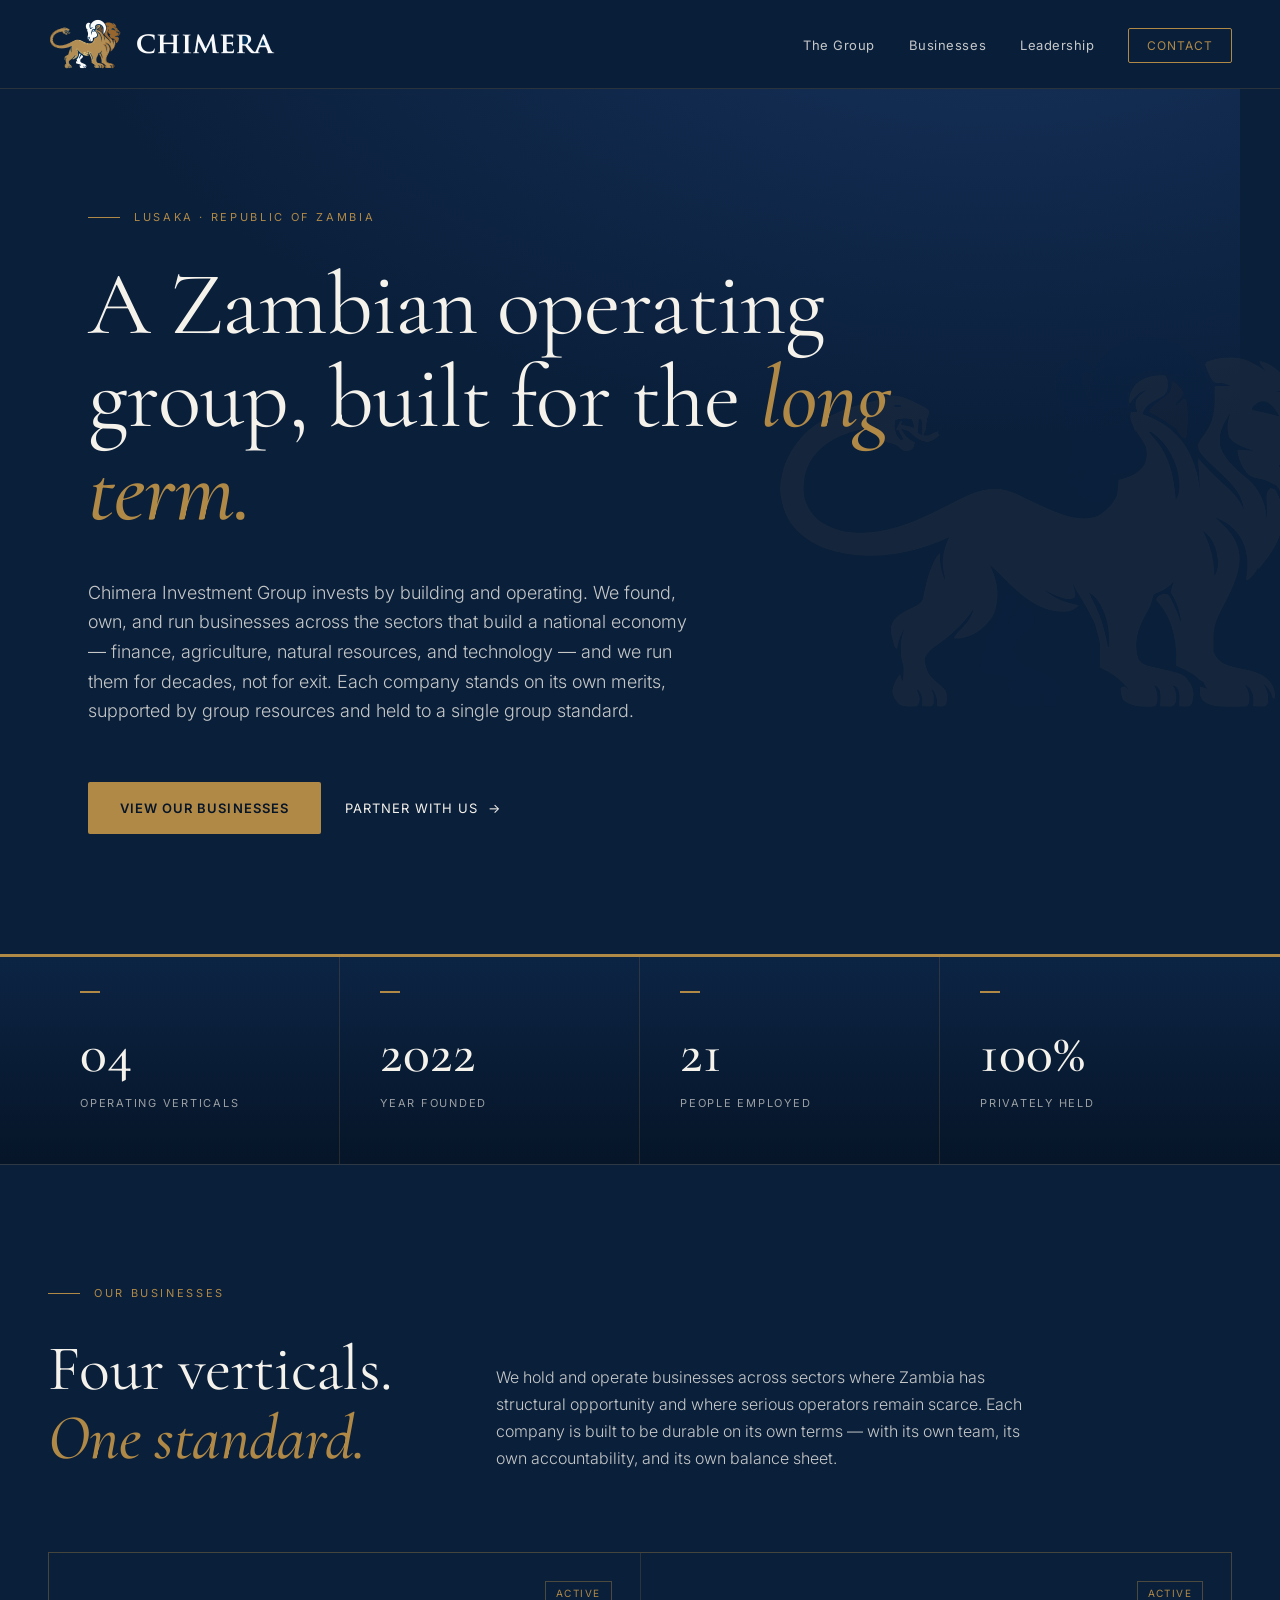
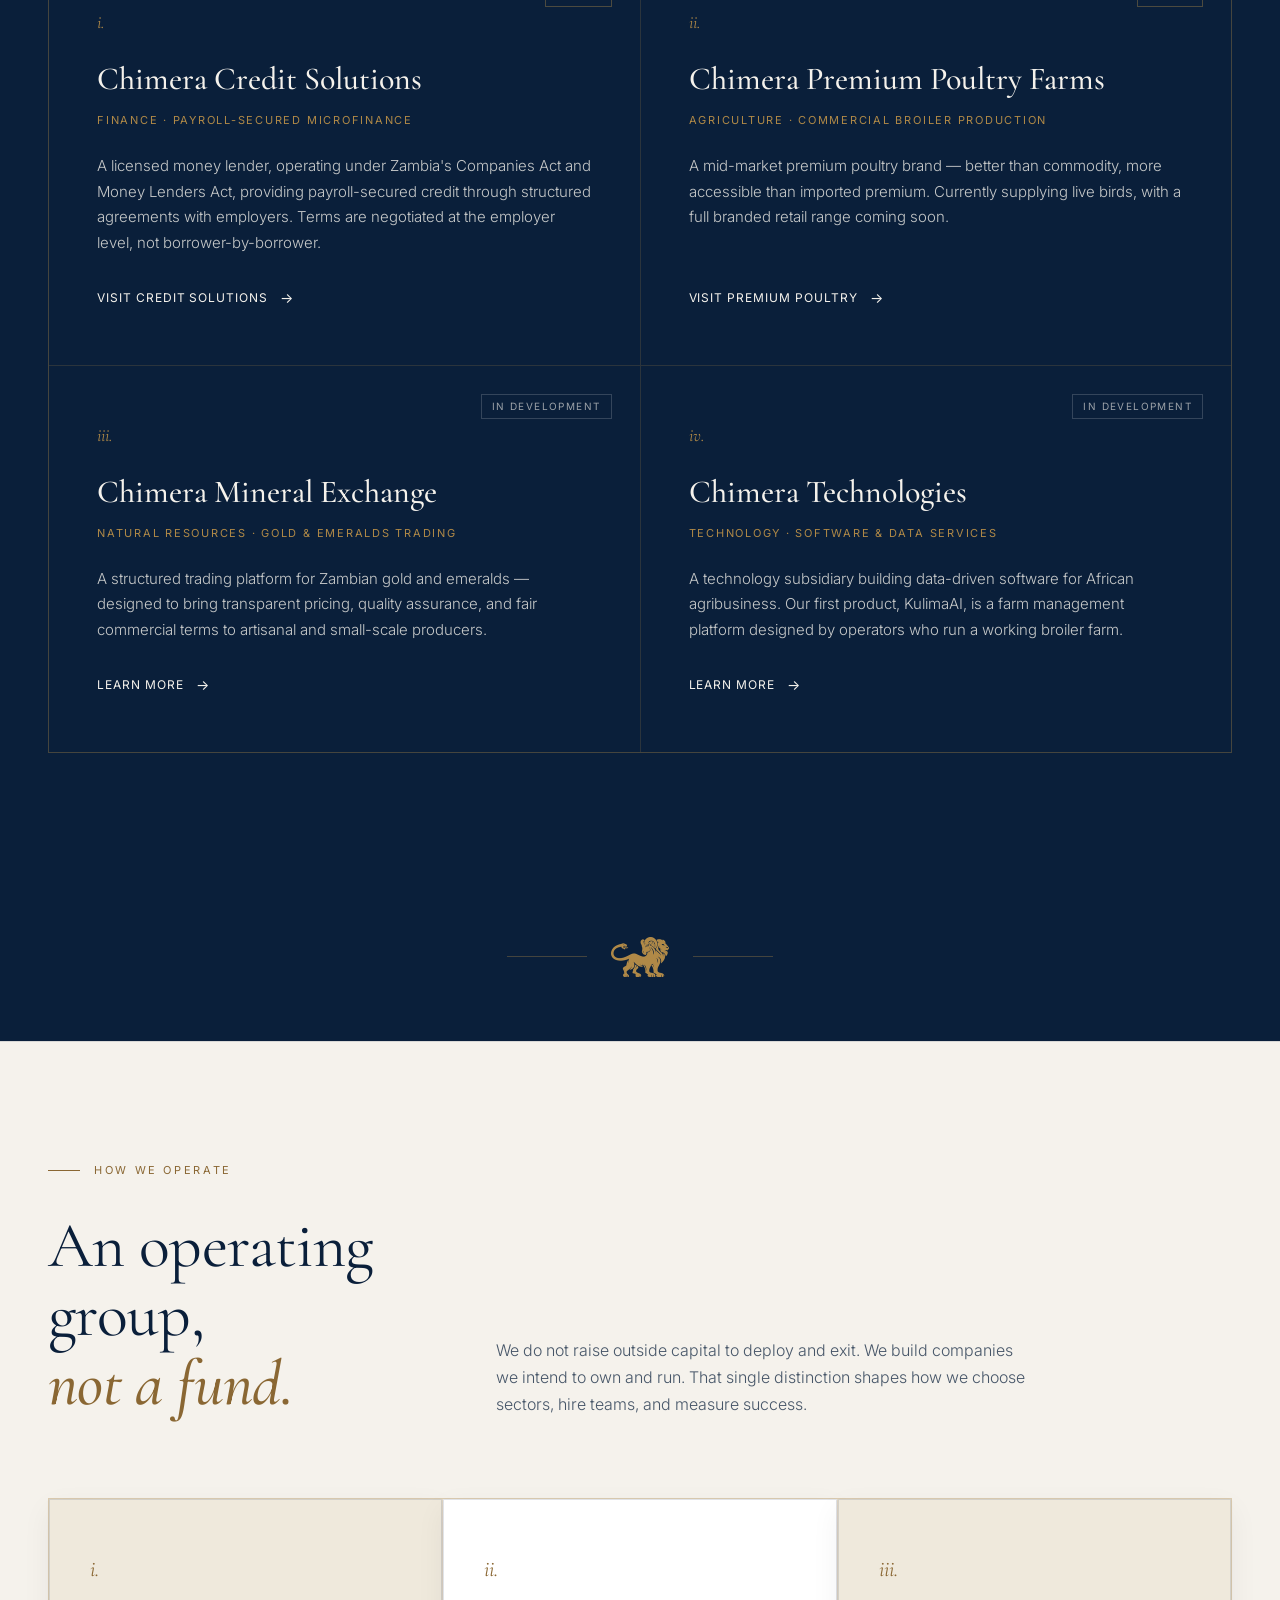
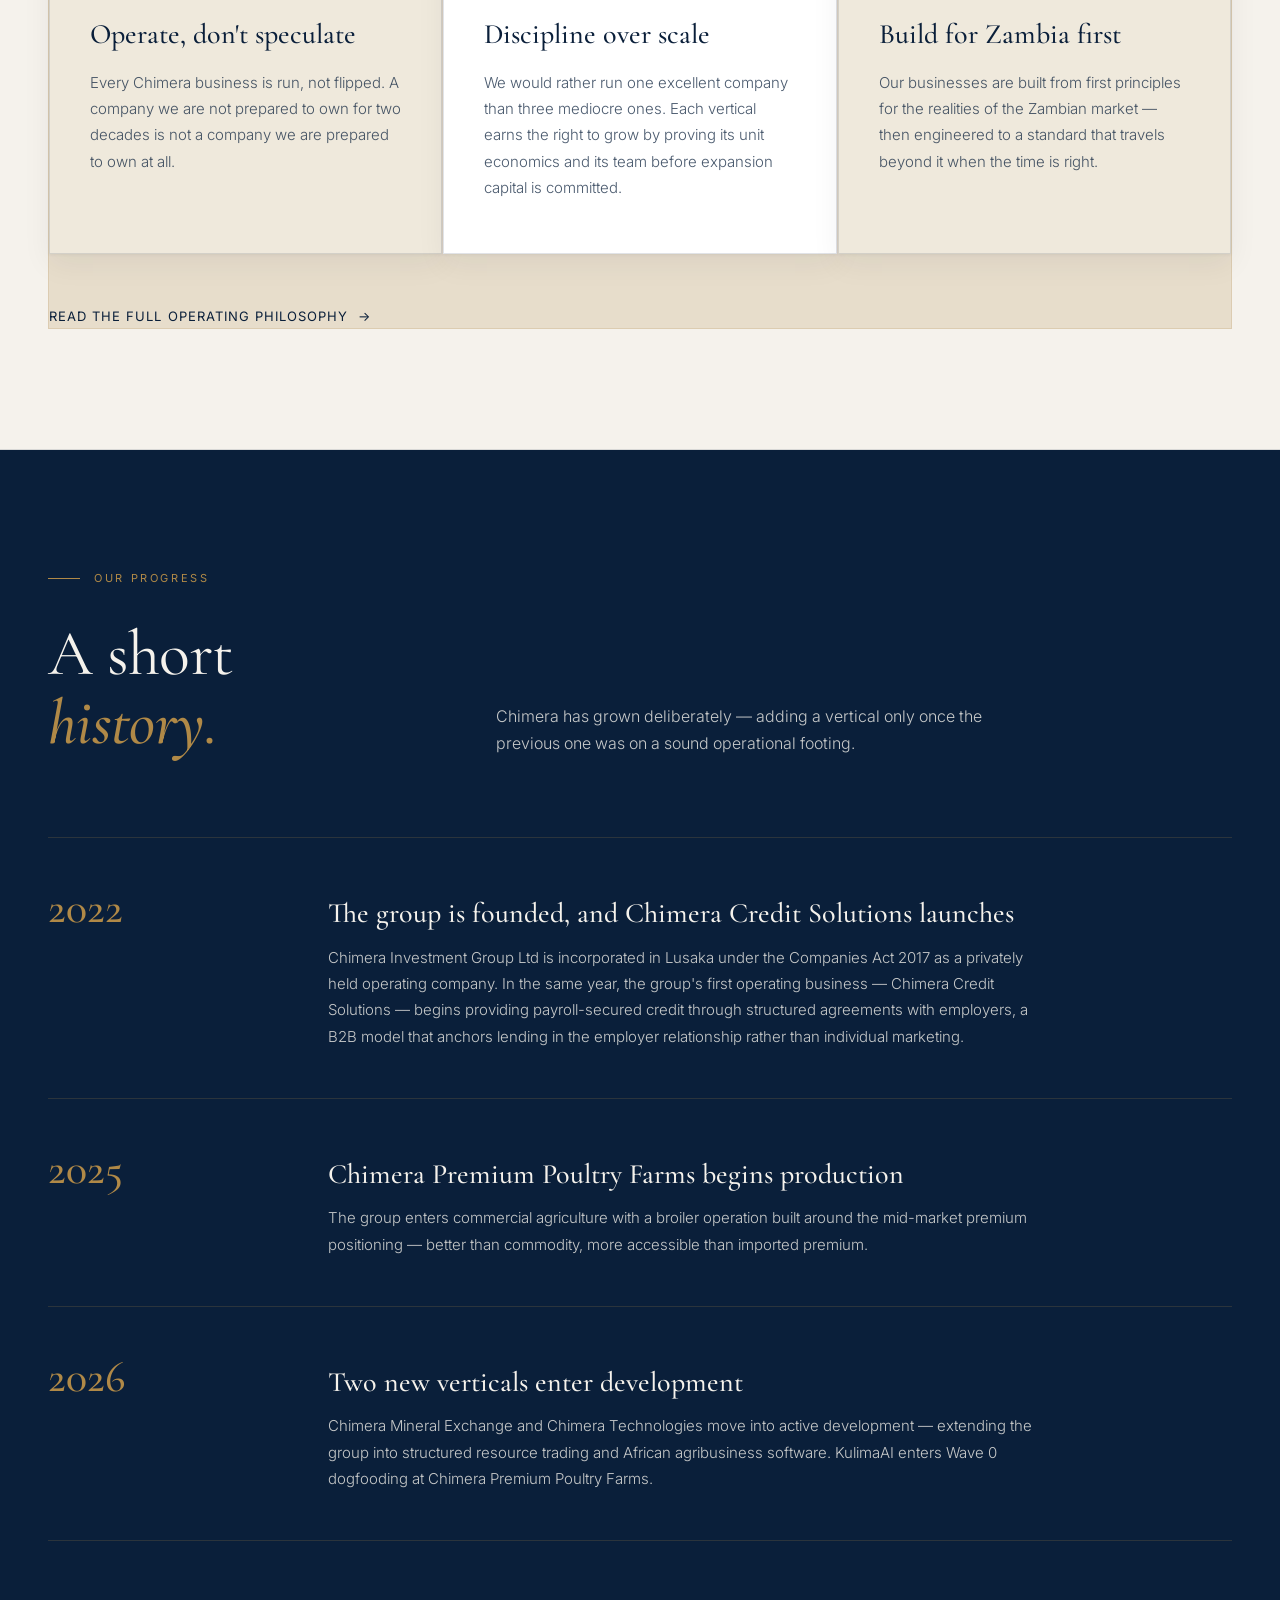
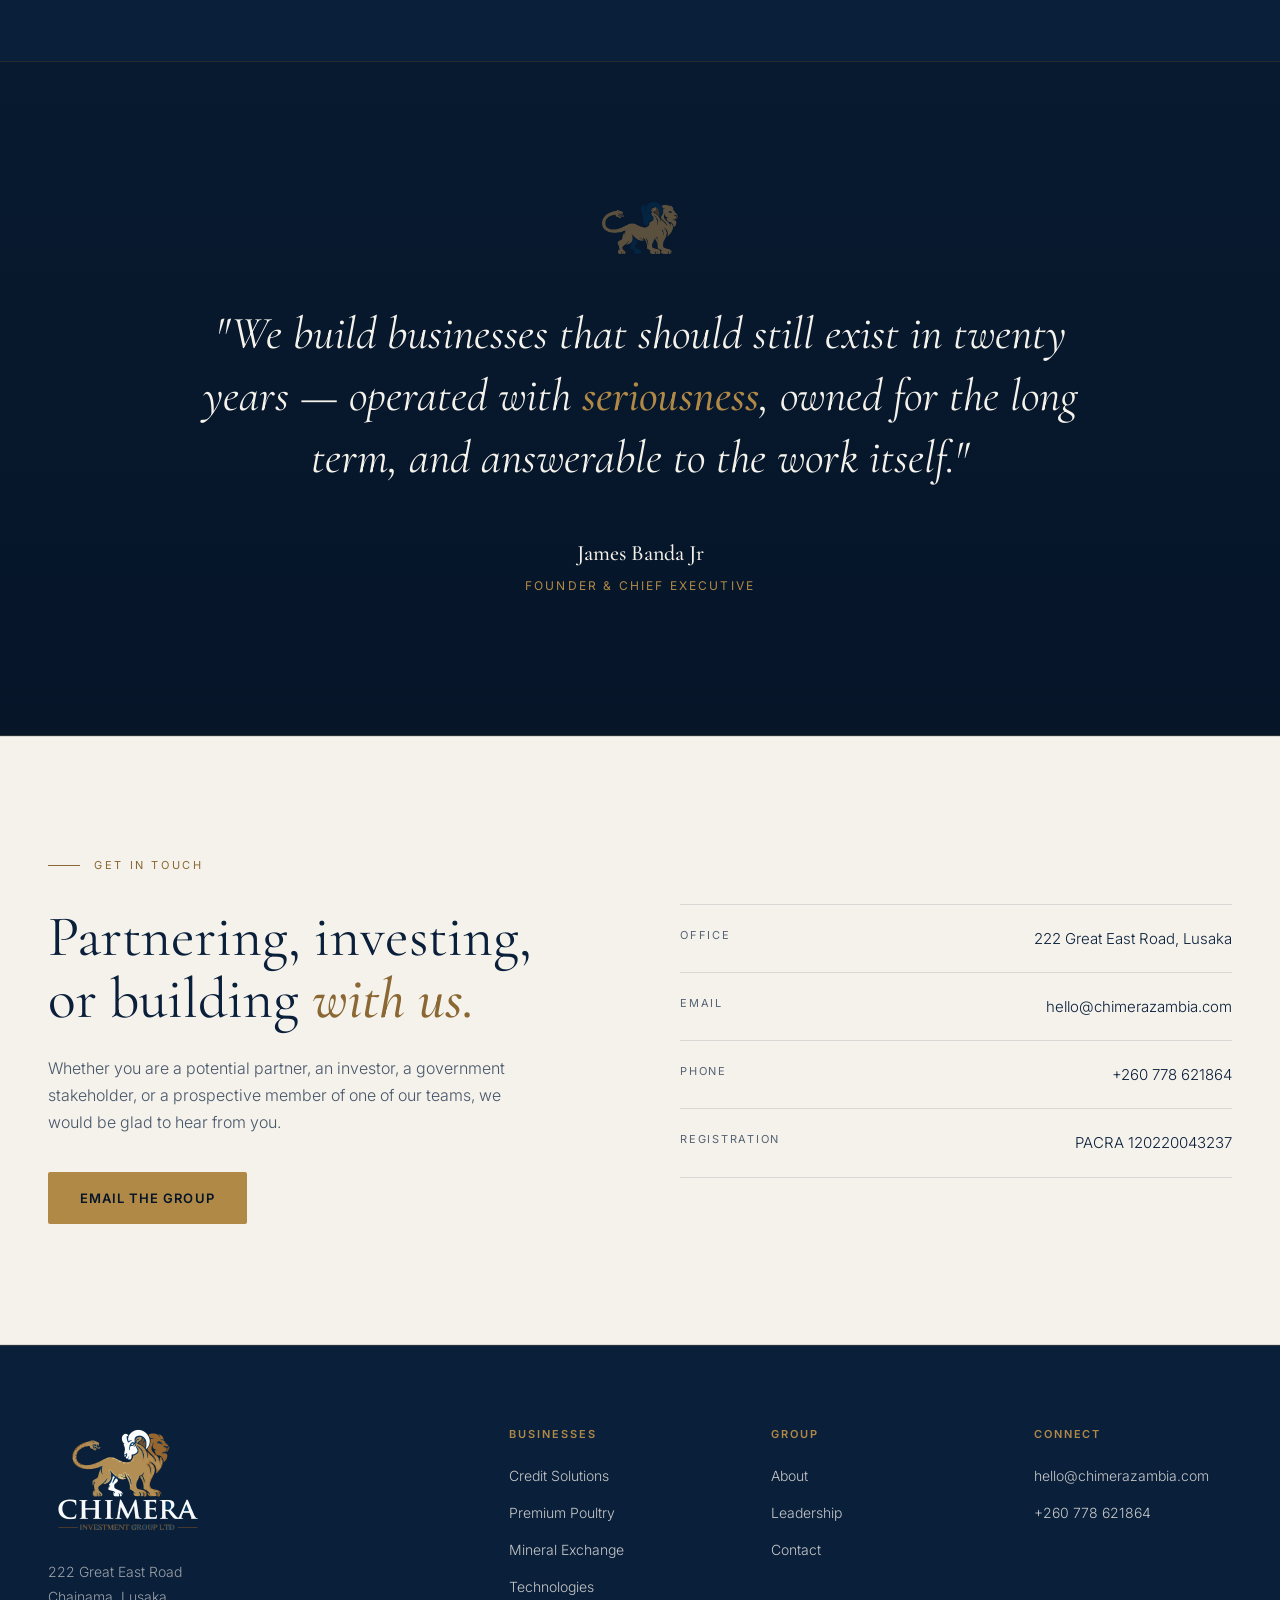
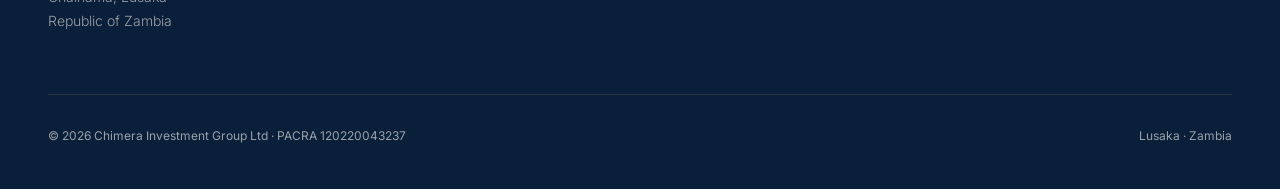
<file: index.html>
<!DOCTYPE html>
<html lang="en">
<head>
<meta charset="UTF-8">
<meta name="viewport" content="width=device-width, initial-scale=1.0">
<title>Chimera Investment Group — Lusaka, Zambia</title>
<meta name="description" content="A Zambian operating group building durable businesses across finance, agriculture, natural resources, and technology.">
<link rel="preconnect" href="https://fonts.googleapis.com">
<link rel="preconnect" href="https://fonts.gstatic.com" crossorigin>
<link href="https://fonts.googleapis.com/css2?family=Cinzel:wght@400;500;600&family=Cormorant+Garamond:ital,wght@0,400;0,500;0,600;1,400;1,500&family=Inter:wght@300;400;500;600&display=swap" rel="stylesheet">
<link rel="icon" type="image/png" sizes="32x32" href="assets/favicon-32.png">
<link rel="icon" type="image/png" sizes="16x16" href="assets/favicon-16.png">
<link rel="apple-touch-icon" sizes="180x180" href="assets/apple-touch-icon.png">
<link rel="icon" href="assets/favicon.ico" sizes="any">
<meta property="og:type" content="website">
<meta property="og:site_name" content="Chimera Investment Group">
<meta property="og:title" content="Chimera Investment Group — Lusaka, Zambia">
<meta property="og:description" content="A Zambian operating group building durable businesses across finance, agriculture, natural resources, and technology.">
<meta property="og:url" content="https://chimerazambia.com/">
<meta property="og:image" content="https://chimerazambia.com/assets/og-card.jpg">
<meta property="og:image:width" content="1200">
<meta property="og:image:height" content="630">
<meta name="twitter:card" content="summary_large_image">
<meta name="twitter:title" content="Chimera Investment Group — Lusaka, Zambia">
<meta name="twitter:description" content="A Zambian operating group building durable businesses across finance, agriculture, natural resources, and technology.">
<meta name="twitter:image" content="https://chimerazambia.com/assets/og-card.jpg">
<link rel="stylesheet" href="styles.css">
</head>
<body>

<!-- =============================================================
     NAVIGATION
     ============================================================= -->
<nav>
  <a href="index.html" class="logo">
    <img class="logo-navlockup" src="assets/chimera-nav-lockup.png" alt="Chimera Investment Group Ltd">
  </a>
  <button class="nav-toggle" aria-label="Open menu" aria-expanded="false" onclick="var n=document.querySelector('.nav-links');var o=n.classList.toggle('open');this.setAttribute('aria-expanded',o);this.classList.toggle('open',o)">
    <span></span><span></span><span></span>
  </button>
  <ul class="nav-links">
    <li><a href="about.html">The Group</a></li>
    <li><a href="businesses.html">Businesses</a></li>
    <li><a href="leadership.html">Leadership</a></li>
    <li><a href="contact.html" class="nav-contact">Contact</a></li>
  </ul>
</nav>

<!-- =============================================================
     HERO
     ============================================================= -->
<section class="hero">
  <!-- Chimera mark watermark - decorative signature element -->
  <img class="hero-watermark" src="assets/chimera-mark-hires.png" alt="">

  <div class="eyebrow">Lusaka · Republic of Zambia</div>
  <h1>A Zambian operating group, built for the <em>long term.</em></h1>
  <p class="hero-lead">
    Chimera Investment Group invests by building and operating. We found, own, and run businesses across the sectors that build a national economy — finance, agriculture, natural resources, and technology — and we run them for decades, not for exit. Each company stands on its own merits, supported by group resources and held to a single group standard.
  </p>
  <div class="hero-actions">
    <a href="businesses.html" class="btn-primary">View our businesses</a>
    <a href="contact.html" class="btn-text">Partner with us</a>
  </div>
</section>

<!-- =============================================================
     GLANCE BAND
     ============================================================= -->
<div class="glance">
  <div class="glance-inner">
    <div class="glance-cell">
      <div class="glance-value">04</div>
      <div class="glance-label">Operating Verticals</div>
    </div>
    <div class="glance-cell">
      <div class="glance-value">2022</div>
      <div class="glance-label">Year Founded</div>
    </div>
    <div class="glance-cell">
      <div class="glance-value">21</div>
      <div class="glance-label">People Employed</div>
    </div>
    <div class="glance-cell">
      <div class="glance-value">100%</div>
      <div class="glance-label">Privately Held</div>
    </div>
  </div>
</div>

<!-- =============================================================
     THE BUSINESSES
     ============================================================= -->
<section class="section">
  <div class="section-inner">
    <div class="section-head">
      <div>
        <div class="eyebrow">Our Businesses</div>
        <h2 class="section-title">Four verticals.<br><em>One standard.</em></h2>
      </div>
      <p class="section-intro">
        We hold and operate businesses across sectors where Zambia has structural opportunity and where serious operators remain scarce. Each company is built to be durable on its own terms — with its own team, its own accountability, and its own balance sheet.
      </p>
    </div>

    <div class="sub-grid">
      <div class="sub-card">
        <span class="sub-status">Active</span>
        <div class="sub-number">i.</div>
        <h3 class="sub-name">Chimera Credit Solutions</h3>
        <div class="sub-sector">Finance · Payroll-Secured Microfinance</div>
        <p class="sub-desc">A licensed money lender, operating under Zambia's Companies Act and Money Lenders Act, providing payroll-secured credit through structured agreements with employers. Terms are negotiated at the employer level, not borrower-by-borrower.</p>
        <a href="businesses.html#credit" class="sub-link">Visit Credit Solutions</a>
      </div>

      <div class="sub-card">
        <span class="sub-status">Active</span>
        <div class="sub-number">ii.</div>
        <h3 class="sub-name">Chimera Premium Poultry Farms</h3>
        <div class="sub-sector">Agriculture · Commercial Broiler Production</div>
        <p class="sub-desc">A mid-market premium poultry brand — better than commodity, more accessible than imported premium. Currently supplying live birds, with a full branded retail range coming soon.</p>
        <a href="businesses.html#poultry" class="sub-link">Visit Premium Poultry</a>
      </div>

      <div class="sub-card">
        <span class="sub-status dev">In Development</span>
        <div class="sub-number">iii.</div>
        <h3 class="sub-name">Chimera Mineral Exchange</h3>
        <div class="sub-sector">Natural Resources · Gold &amp; Emeralds Trading</div>
        <p class="sub-desc">A structured trading platform for Zambian gold and emeralds — designed to bring transparent pricing, quality assurance, and fair commercial terms to artisanal and small-scale producers.</p>
        <a href="businesses.html#minerals" class="sub-link">Learn More</a>
      </div>

      <div class="sub-card">
        <span class="sub-status dev">In Development</span>
        <div class="sub-number">iv.</div>
        <h3 class="sub-name">Chimera Technologies</h3>
        <div class="sub-sector">Technology · Software &amp; Data Services</div>
        <p class="sub-desc">A technology subsidiary building data-driven software for African agribusiness. Our first product, KulimaAI, is a farm management platform designed by operators who run a working broiler farm.</p>
        <a href="businesses.html#tech" class="sub-link">Learn More</a>
      </div>
    </div>
  </div>
</section>

<!-- Fleuron section divider — signature element -->
<div class="fleuron">
  <span class="fleuron-rule left"></span>
  <img class="fleuron-mark" src="assets/chimera-fleuron-gold.png" alt="">
  <span class="fleuron-rule right"></span>
</div>

<!-- =============================================================
     HOW WE OPERATE
     ============================================================= -->
<section class="section section-light">
  <div class="section-inner">
    <div class="section-head">
      <div>
        <div class="eyebrow">How We Operate</div>
        <h2 class="section-title">An operating group,<br><em>not a fund.</em></h2>
      </div>
      <p class="section-intro">
        We do not raise outside capital to deploy and exit. We build companies we intend to own and run. That single distinction shapes how we choose sectors, hire teams, and measure success.
      </p>
    </div>

    <div class="approach-grid">
      <div class="approach-item approach-item-light">
        <div class="approach-num">i.</div>
        <h3 class="approach-title">Operate, don't speculate</h3>
        <p class="approach-text">Every Chimera business is run, not flipped. A company we are not prepared to own for two decades is not a company we are prepared to own at all.</p>
      </div>
      <div class="approach-item">
        <div class="approach-num">ii.</div>
        <h3 class="approach-title">Discipline over scale</h3>
        <p class="approach-text">We would rather run one excellent company than three mediocre ones. Each vertical earns the right to grow by proving its unit economics and its team before expansion capital is committed.</p>
      </div>
      <div class="approach-item approach-item-light">
        <div class="approach-num">iii.</div>
        <h3 class="approach-title">Build for Zambia first</h3>
        <p class="approach-text">Our businesses are built from first principles for the realities of the Zambian market — then engineered to a standard that travels beyond it when the time is right.</p>
      </div>
      <div style="margin-top:48px;"><a href="about.html" class="btn-text">Read the full operating philosophy</a></div>
    </div>
  </div>
</section>

<!-- =============================================================
     MILESTONES
     ============================================================= -->
<section class="section">
  <div class="section-inner">
    <div class="section-head">
      <div>
        <div class="eyebrow">Our Progress</div>
        <h2 class="section-title">A short<br><em>history.</em></h2>
      </div>
      <p class="section-intro">
        Chimera has grown deliberately — adding a vertical only once the previous one was on a sound operational footing.
      </p>
    </div>
    <div class="timeline">
      <div class="milestone">
        <div class="milestone-year">2022</div>
        <div class="milestone-body">
          <h4>The group is founded, and Chimera Credit Solutions launches</h4>
          <p>Chimera Investment Group Ltd is incorporated in Lusaka under the Companies Act 2017 as a privately held operating company. In the same year, the group's first operating business — Chimera Credit Solutions — begins providing payroll-secured credit through structured agreements with employers, a B2B model that anchors lending in the employer relationship rather than individual marketing.</p>
        </div>
      </div>
      <div class="milestone">
        <div class="milestone-year">2025</div>
        <div class="milestone-body">
          <h4>Chimera Premium Poultry Farms begins production</h4>
          <p>The group enters commercial agriculture with a broiler operation built around the mid-market premium positioning — better than commodity, more accessible than imported premium.</p>
        </div>
      </div>
      <div class="milestone">
        <div class="milestone-year">2026</div>
        <div class="milestone-body">
          <h4>Two new verticals enter development</h4>
          <p>Chimera Mineral Exchange and Chimera Technologies move into active development — extending the group into structured resource trading and African agribusiness software. KulimaAI enters Wave 0 dogfooding at Chimera Premium Poultry Farms.</p>
        </div>
      </div>
    </div>
  </div>
</section>

<!-- =============================================================
     FOUNDER'S LETTER / PULL QUOTE
     ============================================================= -->
<section class="letter section-deep">
  <div class="letter-inner">
    <img class="letter-mark" src="assets/chimera-mark-hires.png" alt="">
    <p class="pull-quote">
      "We build businesses that should still exist in twenty years — operated with <em>seriousness</em>, owned for the long term, and answerable to the work itself."
    </p>
    <div class="quote-name">James Banda Jr</div>
    <div class="quote-title">Founder &amp; Chief Executive</div>
  </div>
</section>

<!-- =============================================================
     CONTACT CTA
     ============================================================= -->
<section class="section section-light">
  <div class="section-inner">
    <div class="contact-grid">
      <div>
        <div class="eyebrow">Get in touch</div>
        <h2 class="contact-title">Partnering, investing,<br>or building <em>with us.</em></h2>
        <p class="contact-text">
          Whether you are a potential partner, an investor, a government stakeholder, or a prospective member of one of our teams, we would be glad to hear from you.
        </p>
        <a href="mailto:hello@chimerazambia.com" class="btn-primary">Email the group</a>
      </div>
      <div class="contact-details">
        <div class="contact-row"><span class="contact-row-label">Office</span><span class="contact-row-value">222 Great East Road, Lusaka</span></div>
        <div class="contact-row"><span class="contact-row-label">Email</span><span class="contact-row-value">hello@chimerazambia.com</span></div>
        <div class="contact-row"><span class="contact-row-label">Phone</span><span class="contact-row-value">+260 778 621864</span></div>
        <div class="contact-row"><span class="contact-row-label">Registration</span><span class="contact-row-value">PACRA 120220043237</span></div>
      </div>
    </div>
  </div>
</section>

<!-- =============================================================
     FOOTER
     ============================================================= -->
<footer>
  <div class="footer-inner">
    <div>
      <img class="footer-lockup" src="assets/chimera-lockup-footer.png" alt="Chimera Investment Group Ltd">
      <p class="footer-address">222 Great East Road<br>Chainama, Lusaka<br>Republic of Zambia</p>
    </div>
    <div>
      <div class="footer-heading">Businesses</div>
      <ul class="footer-list">
        <li><a href="businesses.html#credit">Credit Solutions</a></li>
        <li><a href="businesses.html#poultry">Premium Poultry</a></li>
        <li><a href="businesses.html#minerals">Mineral Exchange</a></li>
        <li><a href="businesses.html#tech">Technologies</a></li>
      </ul>
    </div>
    <div>
      <div class="footer-heading">Group</div>
      <ul class="footer-list">
        <li><a href="about.html">About</a></li>
        <li><a href="leadership.html">Leadership</a></li>
        <li><a href="contact.html">Contact</a></li>
      </ul>
    </div>
    <div>
      <div class="footer-heading">Connect</div>
      <ul class="footer-list">
        <li><a href="mailto:hello@chimerazambia.com">hello@chimerazambia.com</a></li>
        <li><a href="tel:+260778621864">+260 778 621864</a></li>
      </ul>
    </div>
  </div>
  <div class="footer-bottom">
    <div>© 2026 Chimera Investment Group Ltd · PACRA 120220043237</div>
    <div>Lusaka · Zambia</div>
  </div>
</footer>

</body>
</html>
</file>
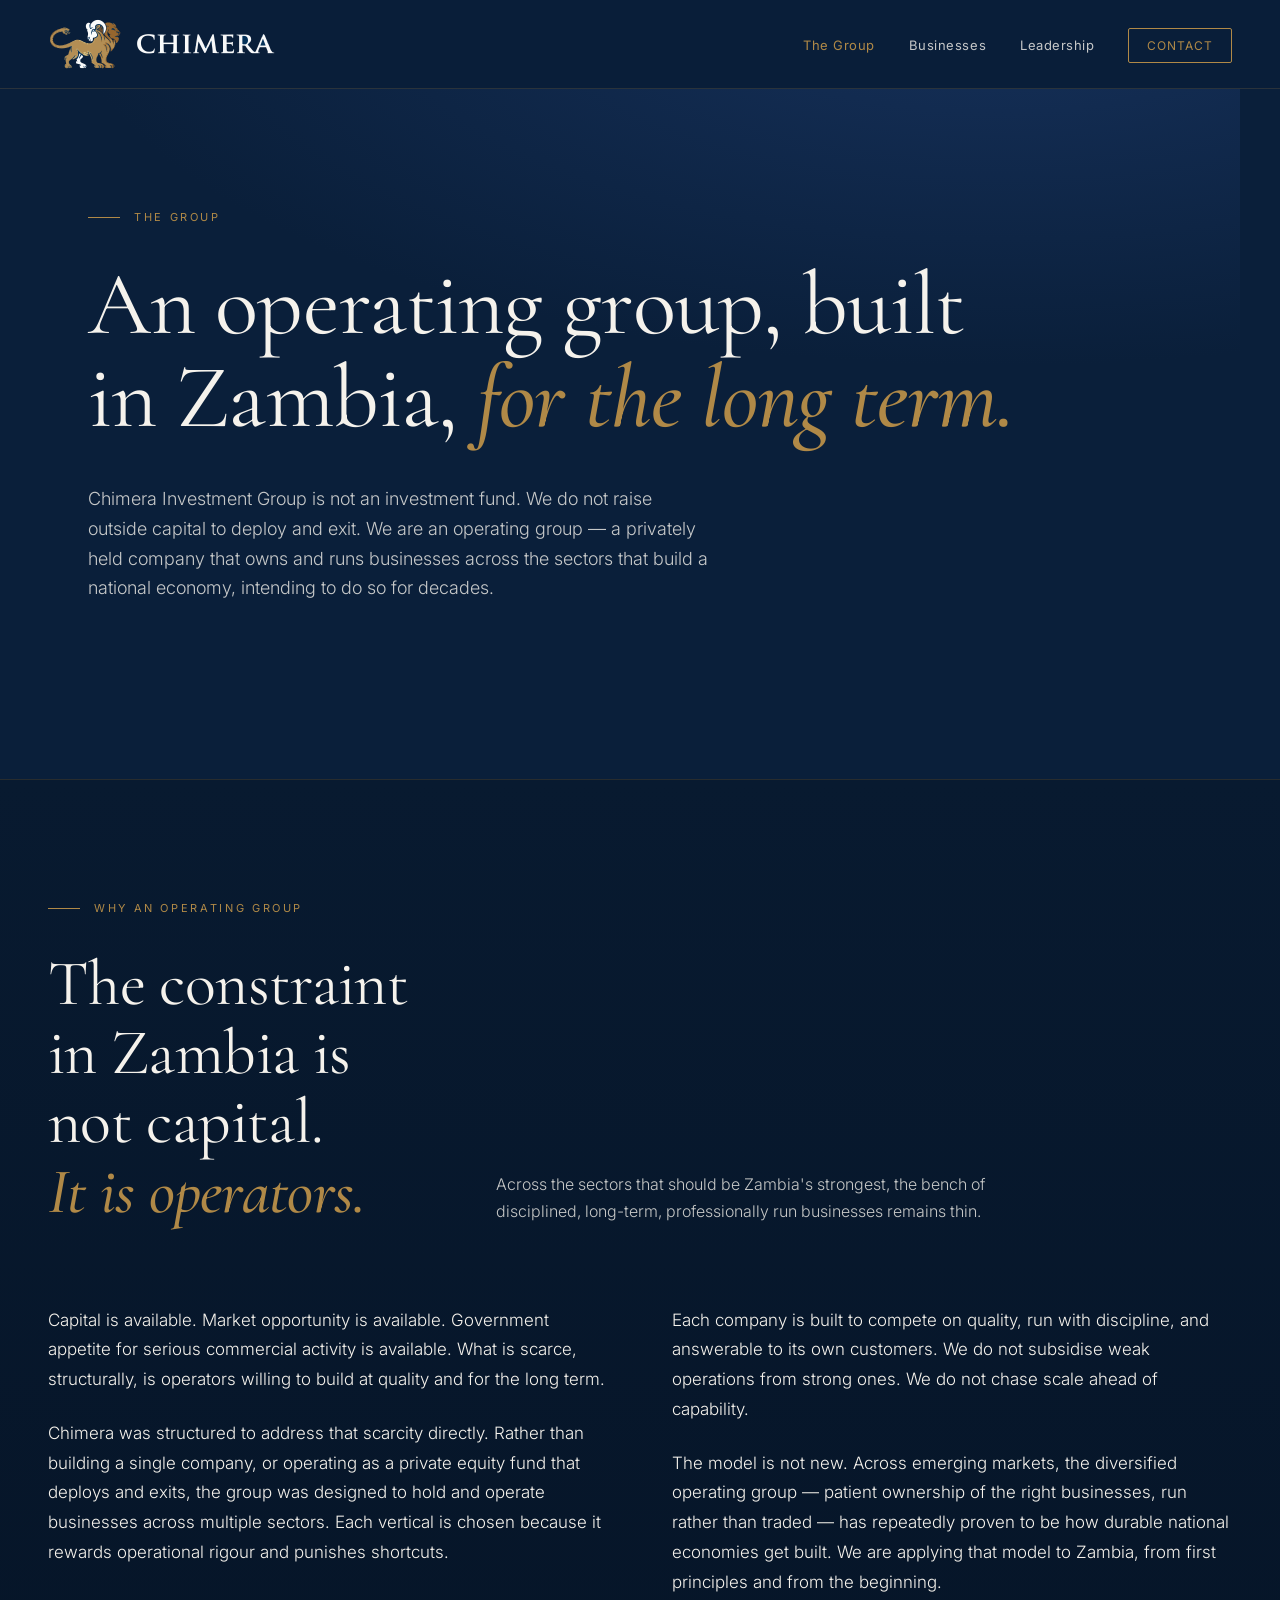
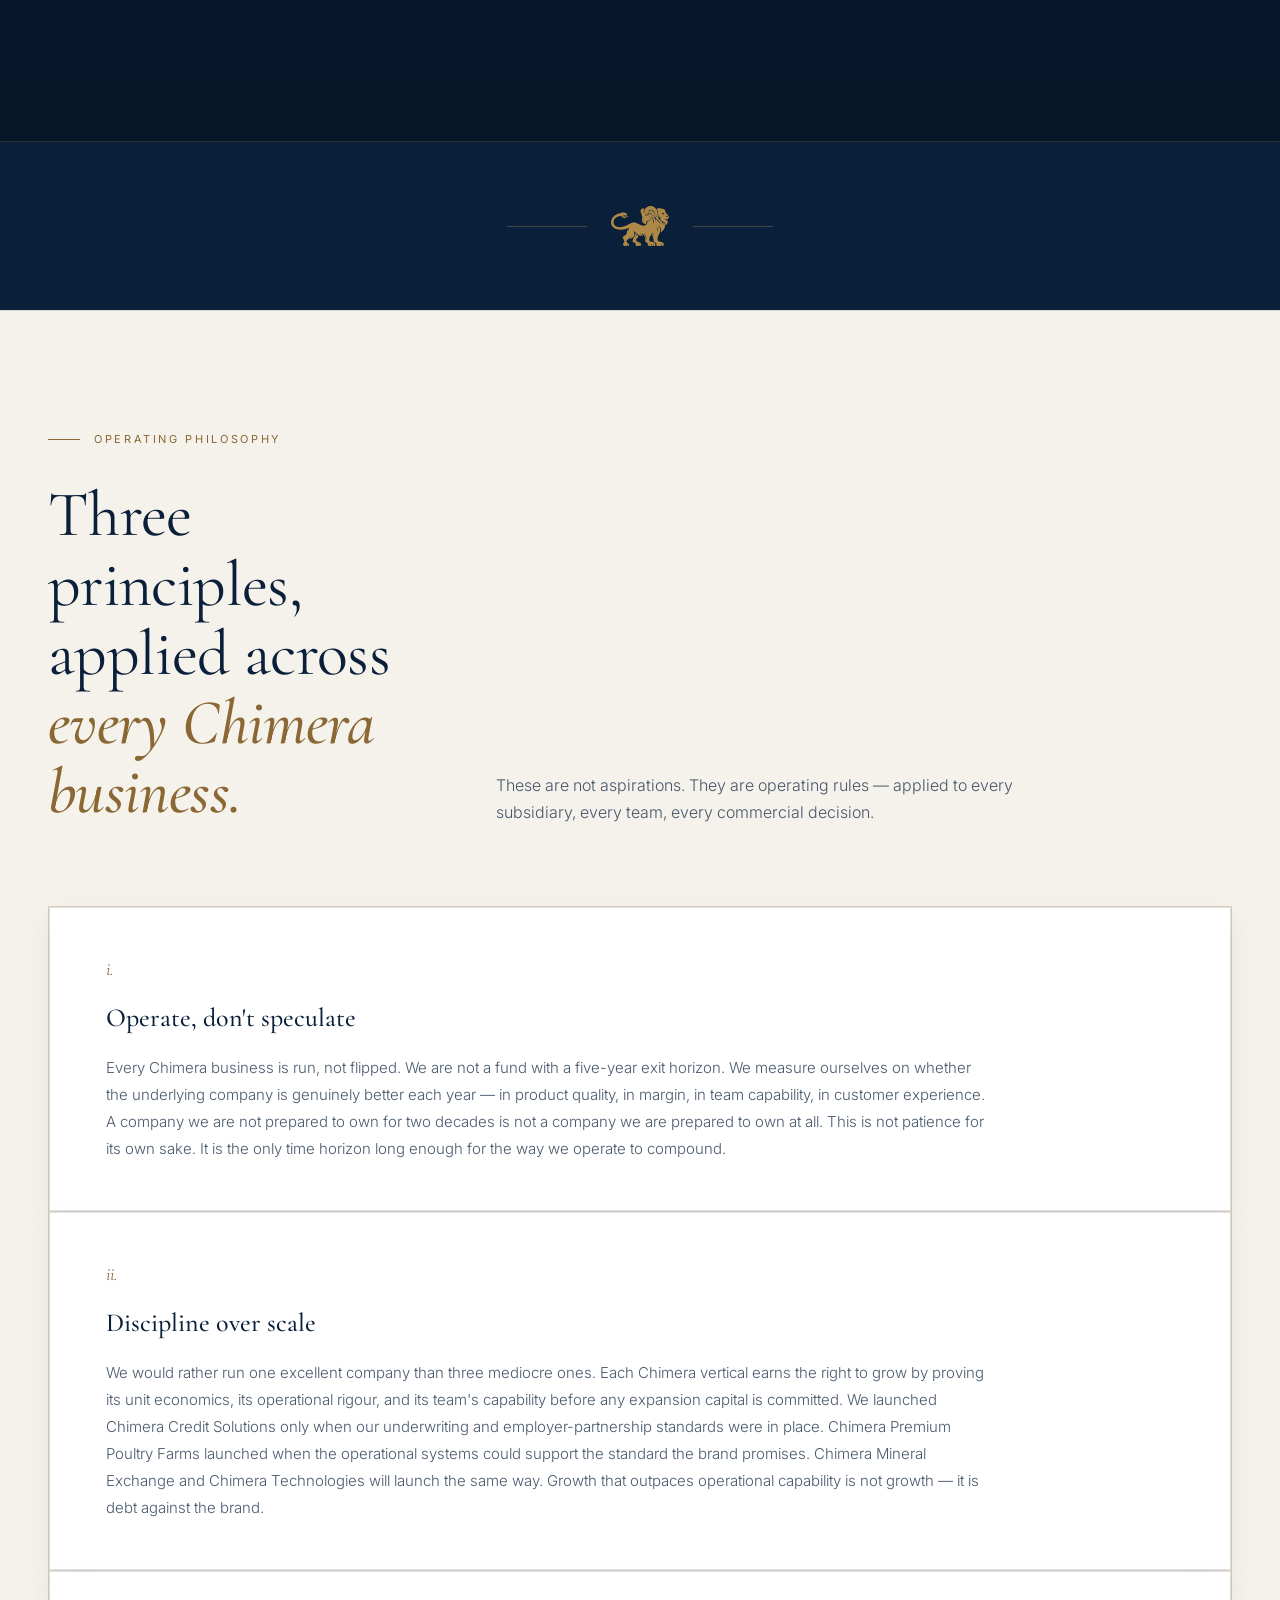
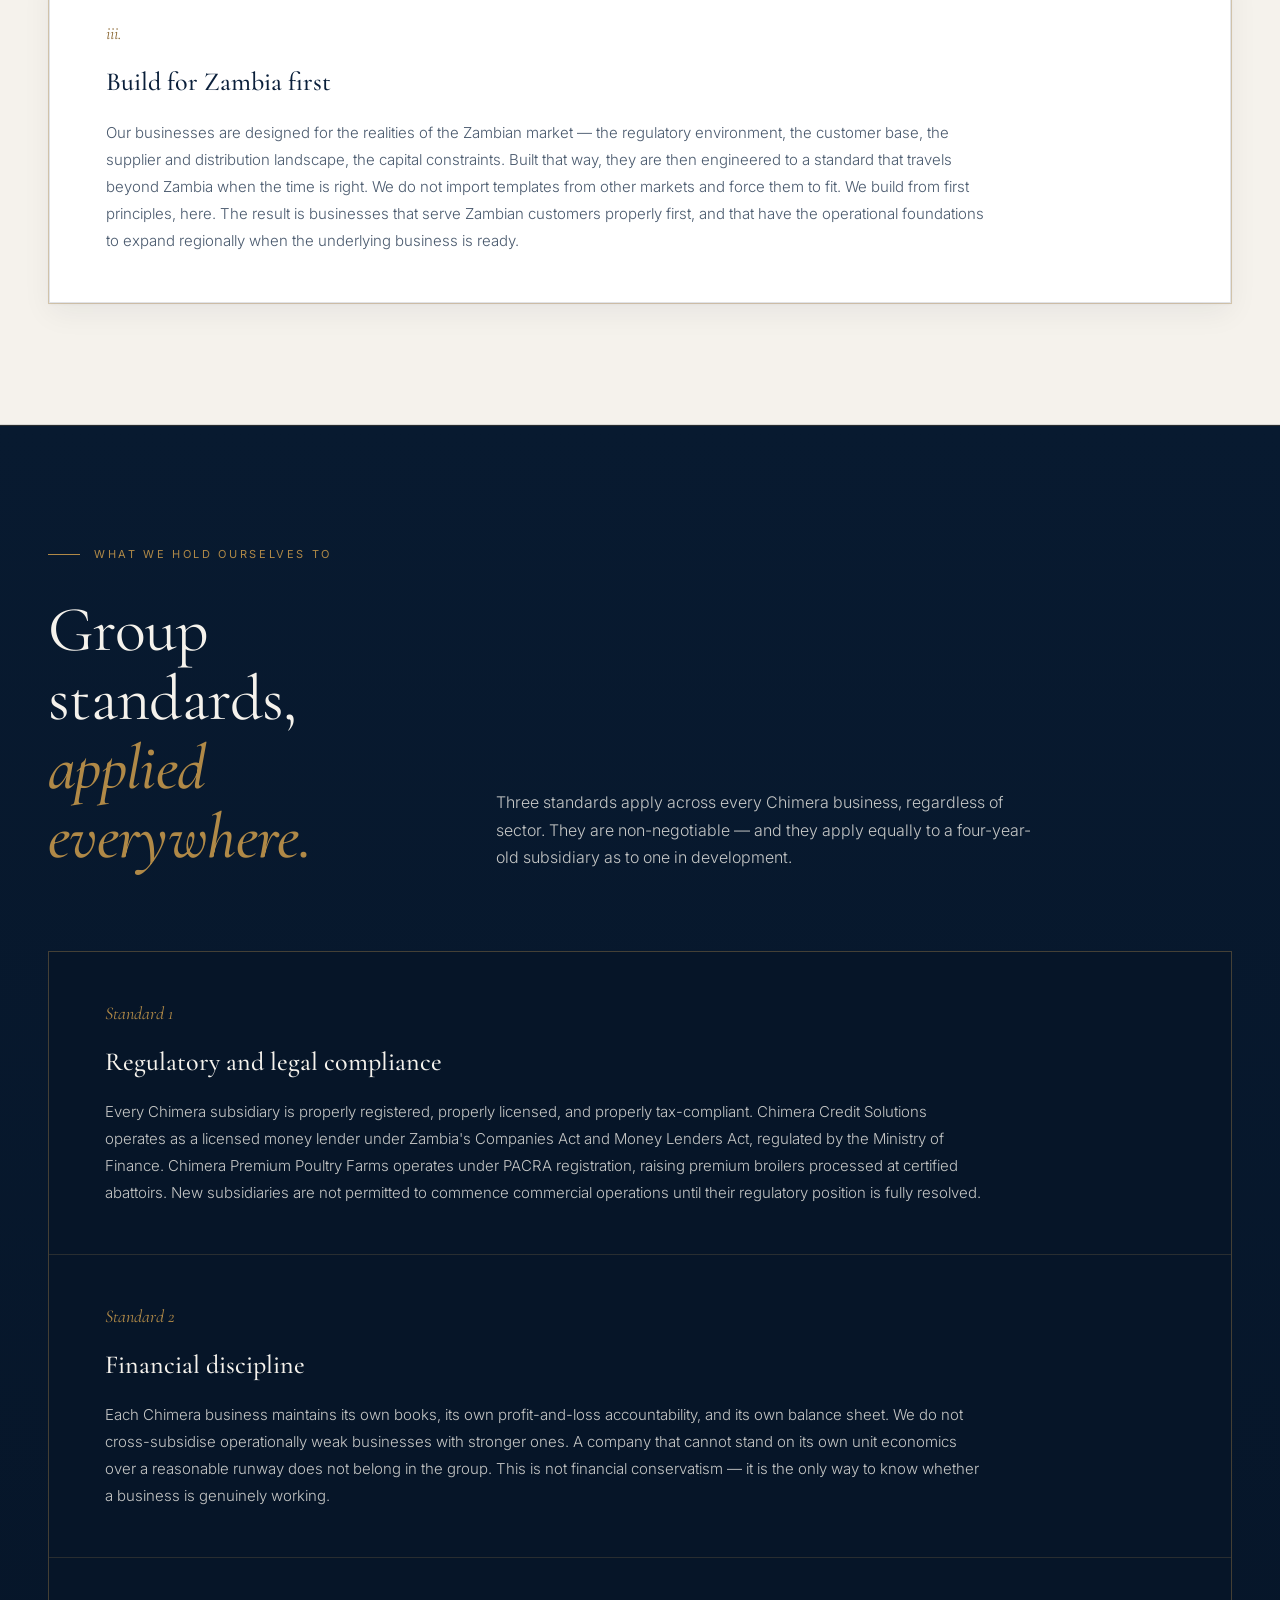
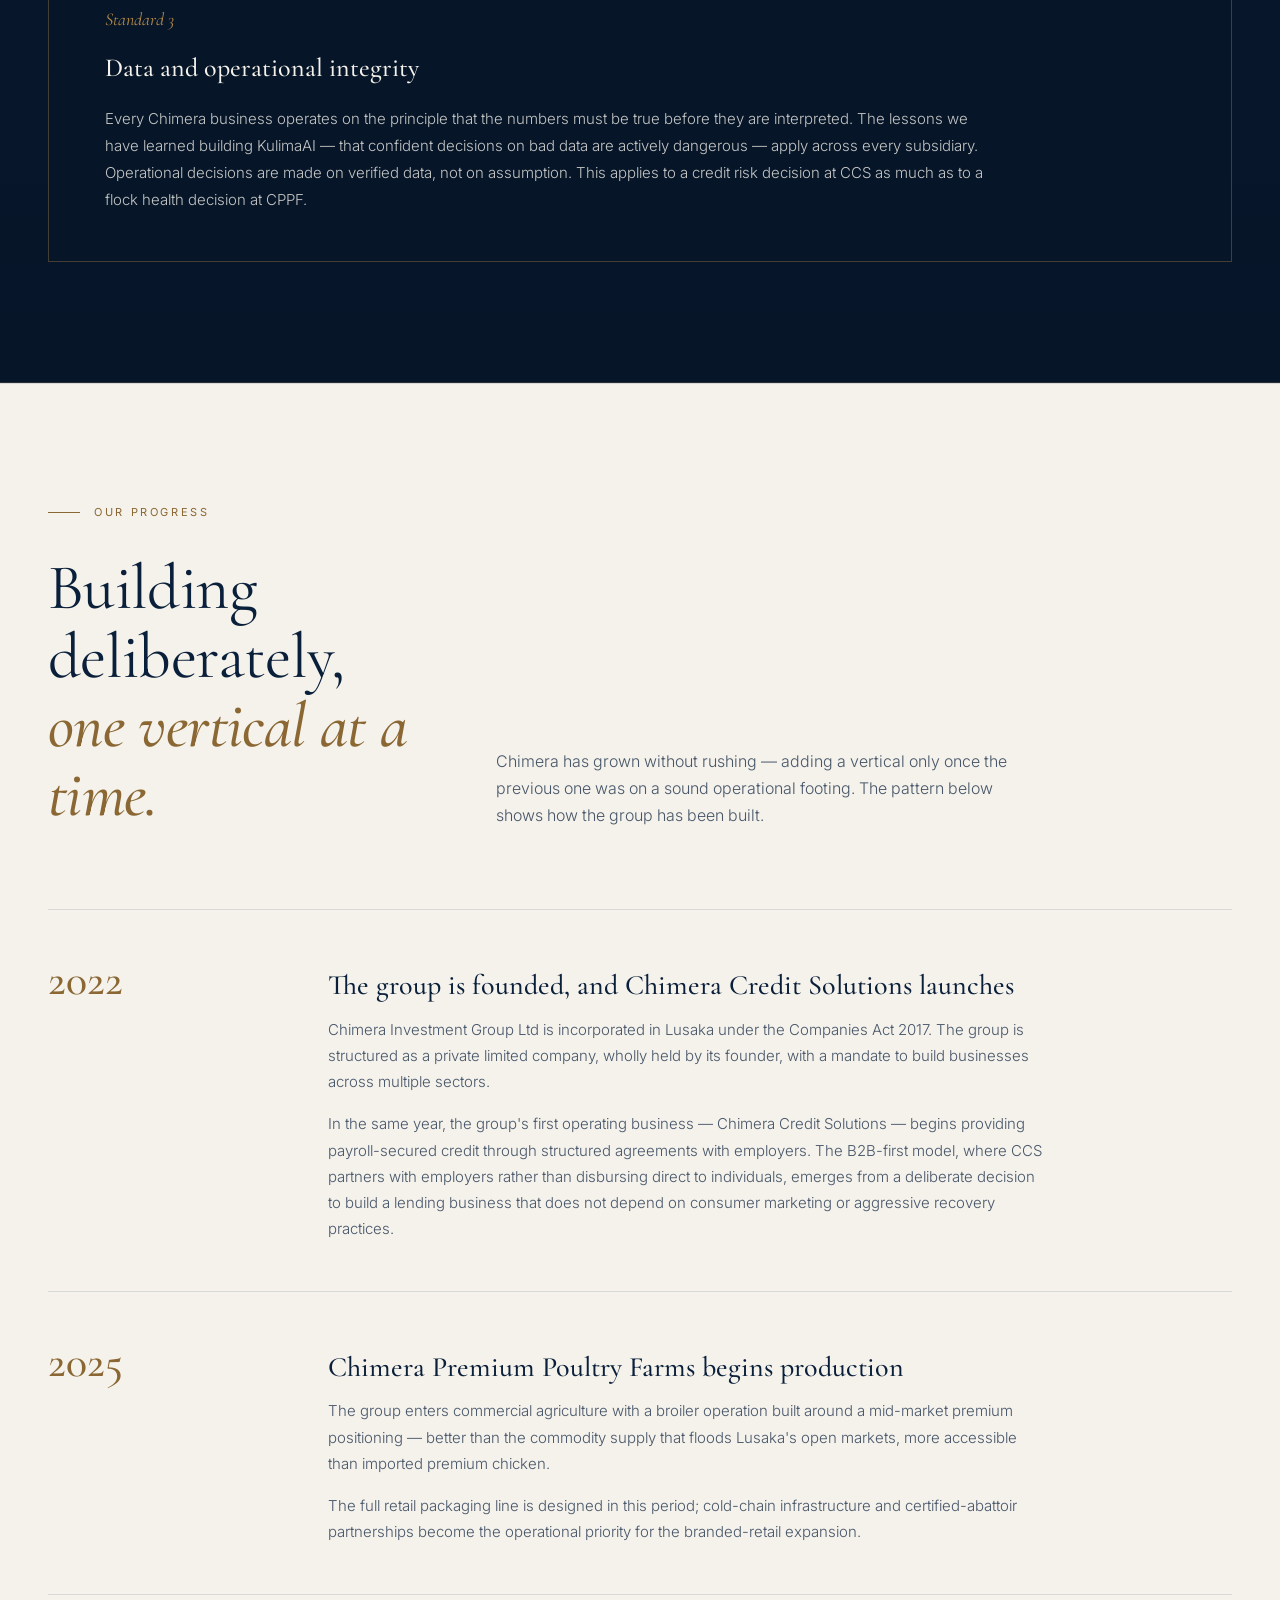
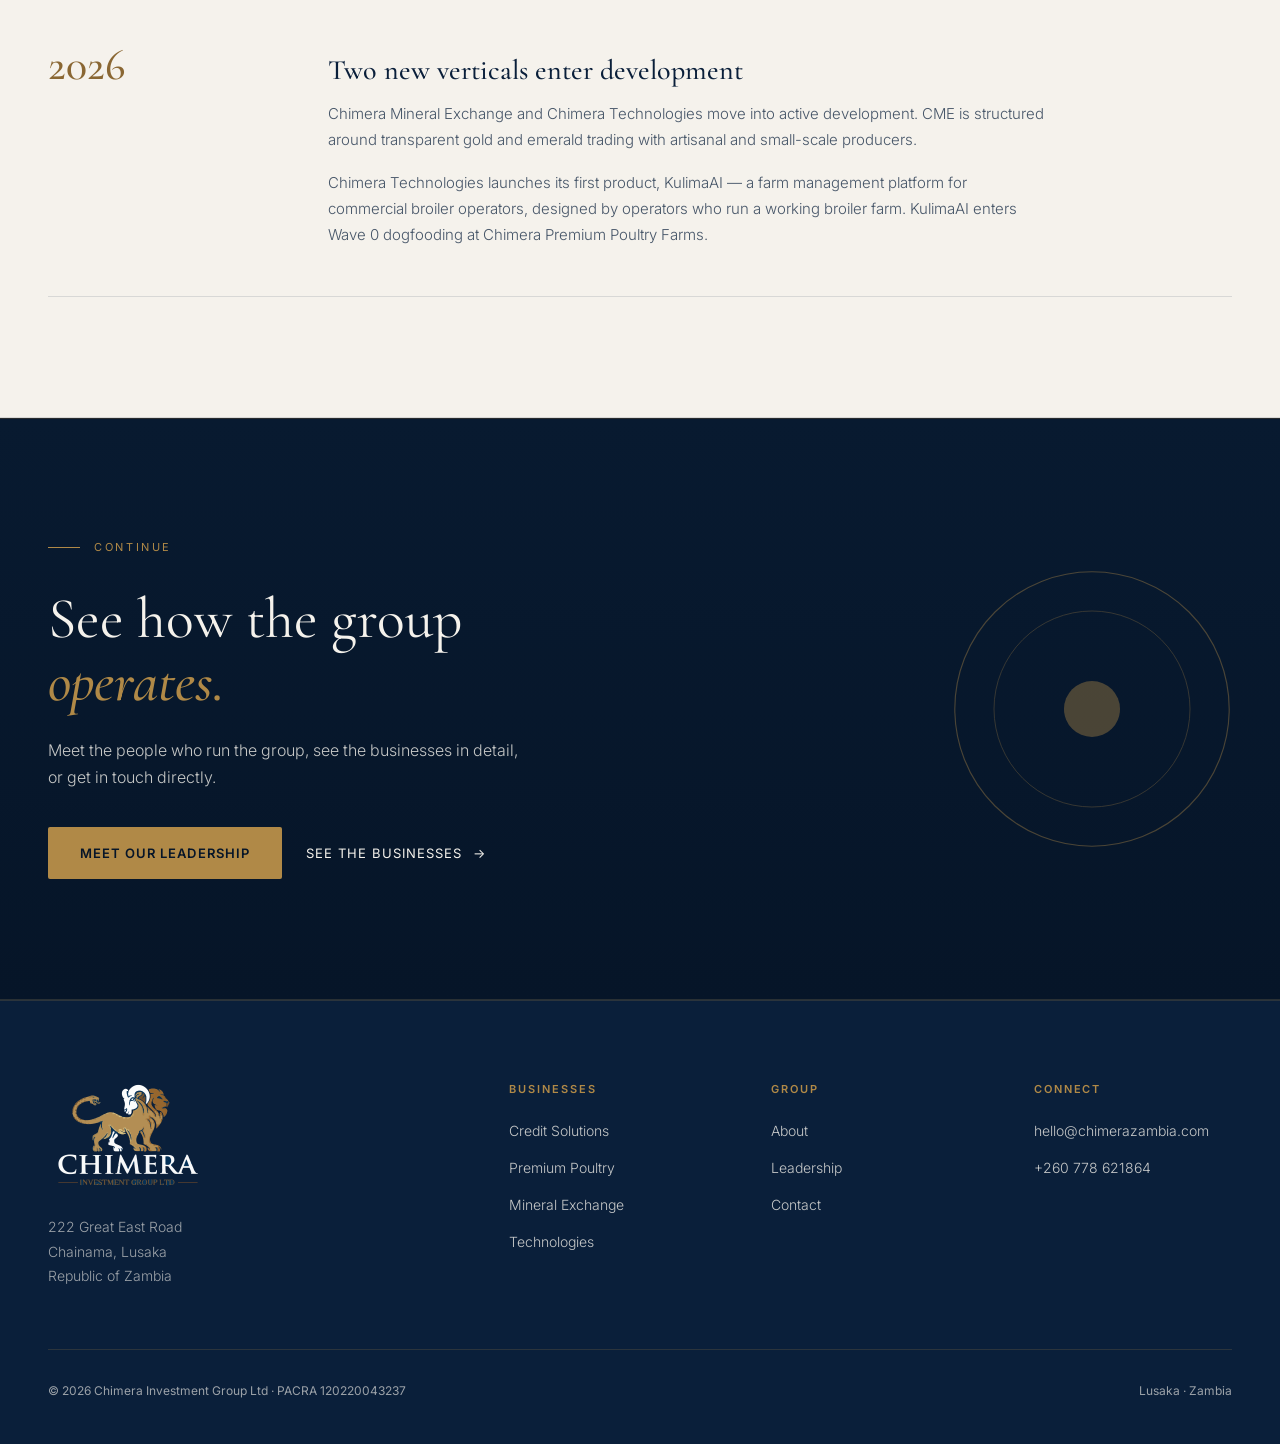
<file: about.html>
<!DOCTYPE html>
<html lang="en">
<head>
<meta charset="UTF-8">
<meta name="viewport" content="width=device-width, initial-scale=1.0">
<title>The Group — Chimera Investment Group</title>
<meta name="description" content="The thesis, the operating philosophy, and the standards that apply across every Chimera business.">
<link rel="preconnect" href="https://fonts.googleapis.com">
<link rel="preconnect" href="https://fonts.gstatic.com" crossorigin>
<link href="https://fonts.googleapis.com/css2?family=Cinzel:wght@400;500;600&family=Cormorant+Garamond:ital,wght@0,400;0,500;0,600;1,400;1,500&family=Inter:wght@300;400;500;600&display=swap" rel="stylesheet">
<link rel="icon" type="image/png" sizes="32x32" href="assets/favicon-32.png">
<link rel="icon" type="image/png" sizes="16x16" href="assets/favicon-16.png">
<link rel="apple-touch-icon" sizes="180x180" href="assets/apple-touch-icon.png">
<link rel="icon" href="assets/favicon.ico" sizes="any">
<meta property="og:type" content="website">
<meta property="og:site_name" content="Chimera Investment Group">
<meta property="og:title" content="The Group — Chimera Investment Group">
<meta property="og:description" content="The thesis, the operating philosophy, and the standards that apply across every Chimera business.">
<meta property="og:url" content="https://chimerazambia.com/about.html">
<meta property="og:image" content="https://chimerazambia.com/assets/og-card.jpg">
<meta property="og:image:width" content="1200">
<meta property="og:image:height" content="630">
<meta name="twitter:card" content="summary_large_image">
<meta name="twitter:title" content="The Group — Chimera Investment Group">
<meta name="twitter:description" content="The thesis, the operating philosophy, and the standards that apply across every Chimera business.">
<meta name="twitter:image" content="https://chimerazambia.com/assets/og-card.jpg">
<link rel="stylesheet" href="styles.css">
</head>
<body>

<!-- NAVIGATION -->
<nav>
  <a href="index.html" class="logo">
    <img class="logo-navlockup" src="assets/chimera-nav-lockup.png" alt="Chimera Investment Group Ltd">
  </a>
  <button class="nav-toggle" aria-label="Open menu" aria-expanded="false" onclick="var n=document.querySelector('.nav-links');var o=n.classList.toggle('open');this.setAttribute('aria-expanded',o);this.classList.toggle('open',o)">
    <span></span><span></span><span></span>
  </button>
  <ul class="nav-links">
    <li><a href="about.html" class="active">The Group</a></li>
    <li><a href="businesses.html">Businesses</a></li>
    <li><a href="leadership.html">Leadership</a></li>
    <li><a href="contact.html" class="nav-contact">Contact</a></li>
  </ul>
</nav>

<!-- HERO -->
<section class="hero">
  <div class="eyebrow">The Group</div>
  <h1>An operating group, built in Zambia, <em>for the long term.</em></h1>
  <p class="hero-lead">
    Chimera Investment Group is not an investment fund. We do not raise outside capital to deploy and exit. We are an operating group — a privately held company that owns and runs businesses across the sectors that build a national economy, intending to do so for decades.
  </p>
</section>

<!-- THE THESIS -->
<section class="section section-deep">
  <div class="section-inner">
    <div class="section-head">
      <div>
        <div class="eyebrow">Why an Operating Group</div>
        <h2 class="section-title">The constraint in Zambia is not capital.<br><em>It is operators.</em></h2>
      </div>
      <p class="section-intro">
        Across the sectors that should be Zambia's strongest, the bench of disciplined, long-term, professionally run businesses remains thin.
      </p>
    </div>
    <div class="long-form-grid">
      <div>
        <p>
          Capital is available. Market opportunity is available. Government appetite for serious commercial activity is available. What is scarce, structurally, is operators willing to build at quality and for the long term.
        </p>
        <p>
          Chimera was structured to address that scarcity directly. Rather than building a single company, or operating as a private equity fund that deploys and exits, the group was designed to hold and operate businesses across multiple sectors. Each vertical is chosen because it rewards operational rigour and punishes shortcuts.
        </p>
      </div>
      <div>
        <p>
          Each company is built to compete on quality, run with discipline, and answerable to its own customers. We do not subsidise weak operations from strong ones. We do not chase scale ahead of capability.
        </p>
        <p>
          The model is not new. Across emerging markets, the diversified operating group — patient ownership of the right businesses, run rather than traded — has repeatedly proven to be how durable national economies get built. We are applying that model to Zambia, from first principles and from the beginning.
        </p>
      </div>
    </div>
  </div>
</section>

<!-- Fleuron -->
<div class="fleuron">
  <span class="fleuron-rule left"></span>
  <img class="fleuron-mark" src="assets/chimera-fleuron-gold.png" alt="">
  <span class="fleuron-rule right"></span>
</div>

<!-- OPERATING PHILOSOPHY (expanded) -->
<section class="section section-light">
  <div class="section-inner">
    <div class="section-head">
      <div>
        <div class="eyebrow">Operating Philosophy</div>
        <h2 class="section-title">Three principles, applied across<br><em>every Chimera business.</em></h2>
      </div>
      <p class="section-intro">
        These are not aspirations. They are operating rules — applied to every subsidiary, every team, every commercial decision.
      </p>
    </div>

    <div class="standards-list">
      <div class="standard-item">
        <div class="standard-num">i.</div>
        <h3 class="standard-title">Operate, don't speculate</h3>
        <p class="standard-text">Every Chimera business is run, not flipped. We are not a fund with a five-year exit horizon. We measure ourselves on whether the underlying company is genuinely better each year — in product quality, in margin, in team capability, in customer experience. A company we are not prepared to own for two decades is not a company we are prepared to own at all. This is not patience for its own sake. It is the only time horizon long enough for the way we operate to compound.</p>
      </div>
      <div class="standard-item">
        <div class="standard-num">ii.</div>
        <h3 class="standard-title">Discipline over scale</h3>
        <p class="standard-text">We would rather run one excellent company than three mediocre ones. Each Chimera vertical earns the right to grow by proving its unit economics, its operational rigour, and its team's capability before any expansion capital is committed. We launched Chimera Credit Solutions only when our underwriting and employer-partnership standards were in place. Chimera Premium Poultry Farms launched when the operational systems could support the standard the brand promises. Chimera Mineral Exchange and Chimera Technologies will launch the same way. Growth that outpaces operational capability is not growth — it is debt against the brand.</p>
      </div>
      <div class="standard-item">
        <div class="standard-num">iii.</div>
        <h3 class="standard-title">Build for Zambia first</h3>
        <p class="standard-text">Our businesses are designed for the realities of the Zambian market — the regulatory environment, the customer base, the supplier and distribution landscape, the capital constraints. Built that way, they are then engineered to a standard that travels beyond Zambia when the time is right. We do not import templates from other markets and force them to fit. We build from first principles, here. The result is businesses that serve Zambian customers properly first, and that have the operational foundations to expand regionally when the underlying business is ready.</p>
      </div>
    </div>
  </div>
</section>

<!-- GROUP STANDARDS -->
<section class="section section-deep">
  <div class="section-inner">
    <div class="section-head">
      <div>
        <div class="eyebrow">What We Hold Ourselves To</div>
        <h2 class="section-title">Group standards,<br><em>applied everywhere.</em></h2>
      </div>
      <p class="section-intro">
        Three standards apply across every Chimera business, regardless of sector. They are non-negotiable — and they apply equally to a four-year-old subsidiary as to one in development.
      </p>
    </div>

    <div class="standards-list">
      <div class="standard-item">
        <div class="standard-num">Standard 1</div>
        <h3 class="standard-title">Regulatory and legal compliance</h3>
        <p class="standard-text">Every Chimera subsidiary is properly registered, properly licensed, and properly tax-compliant. Chimera Credit Solutions operates as a licensed money lender under Zambia's Companies Act and Money Lenders Act, regulated by the Ministry of Finance. Chimera Premium Poultry Farms operates under PACRA registration, raising premium broilers processed at certified abattoirs. New subsidiaries are not permitted to commence commercial operations until their regulatory position is fully resolved.</p>
      </div>
      <div class="standard-item">
        <div class="standard-num">Standard 2</div>
        <h3 class="standard-title">Financial discipline</h3>
        <p class="standard-text">Each Chimera business maintains its own books, its own profit-and-loss accountability, and its own balance sheet. We do not cross-subsidise operationally weak businesses with stronger ones. A company that cannot stand on its own unit economics over a reasonable runway does not belong in the group. This is not financial conservatism — it is the only way to know whether a business is genuinely working.</p>
      </div>
      <div class="standard-item">
        <div class="standard-num">Standard 3</div>
        <h3 class="standard-title">Data and operational integrity</h3>
        <p class="standard-text">Every Chimera business operates on the principle that the numbers must be true before they are interpreted. The lessons we have learned building KulimaAI — that confident decisions on bad data are actively dangerous — apply across every subsidiary. Operational decisions are made on verified data, not on assumption. This applies to a credit risk decision at CCS as much as to a flock health decision at CPPF.</p>
      </div>
    </div>
  </div>
</section>

<!-- GROUP HISTORY -->
<section class="section section-light">
  <div class="section-inner">
    <div class="section-head">
      <div>
        <div class="eyebrow">Our Progress</div>
        <h2 class="section-title">Building deliberately,<br><em>one vertical at a time.</em></h2>
      </div>
      <p class="section-intro">
        Chimera has grown without rushing — adding a vertical only once the previous one was on a sound operational footing. The pattern below shows how the group has been built.
      </p>
    </div>
    <div class="timeline">
      <div class="milestone">
        <div class="milestone-year">2022</div>
        <div class="milestone-body">
          <h4>The group is founded, and Chimera Credit Solutions launches</h4>
          <p>Chimera Investment Group Ltd is incorporated in Lusaka under the Companies Act 2017. The group is structured as a private limited company, wholly held by its founder, with a mandate to build businesses across multiple sectors.</p>
          <p>In the same year, the group's first operating business — Chimera Credit Solutions — begins providing payroll-secured credit through structured agreements with employers. The B2B-first model, where CCS partners with employers rather than disbursing direct to individuals, emerges from a deliberate decision to build a lending business that does not depend on consumer marketing or aggressive recovery practices.</p>
        </div>
      </div>
      <div class="milestone">
        <div class="milestone-year">2025</div>
        <div class="milestone-body">
          <h4>Chimera Premium Poultry Farms begins production</h4>
          <p>The group enters commercial agriculture with a broiler operation built around a mid-market premium positioning — better than the commodity supply that floods Lusaka's open markets, more accessible than imported premium chicken.</p>
          <p>The full retail packaging line is designed in this period; cold-chain infrastructure and certified-abattoir partnerships become the operational priority for the branded-retail expansion.</p>
        </div>
      </div>
      <div class="milestone">
        <div class="milestone-year">2026</div>
        <div class="milestone-body">
          <h4>Two new verticals enter development</h4>
          <p>Chimera Mineral Exchange and Chimera Technologies move into active development. CME is structured around transparent gold and emerald trading with artisanal and small-scale producers.</p>
          <p>Chimera Technologies launches its first product, KulimaAI — a farm management platform for commercial broiler operators, designed by operators who run a working broiler farm. KulimaAI enters Wave 0 dogfooding at Chimera Premium Poultry Farms.</p>
        </div>
      </div>
    </div>
  </div>
</section>

<!-- CTA -->
<section class="section section-deep">
  <div class="section-inner">
    <div class="contact-grid">
      <div>
        <div class="eyebrow">Continue</div>
        <h2 class="contact-title">See how the group<br><em>operates.</em></h2>
        <p class="contact-text">Meet the people who run the group, see the businesses in detail, or get in touch directly.</p>
        <div class="hero-actions">
          <a href="leadership.html" class="btn-primary">Meet our leadership</a>
          <a href="businesses.html" class="btn-text">See the businesses</a>
        </div>
      </div>
      <div>
        <svg viewBox="0 0 200 200" xmlns="http://www.w3.org/2000/svg" style="width:100%;max-width:280px;margin-left:auto;display:block;opacity:0.4;">
          <circle cx="100" cy="100" r="98" fill="none" stroke="#b08947" stroke-width="0.8"/>
          <circle cx="100" cy="100" r="70" fill="none" stroke="#b08947" stroke-width="0.5"/>
          <circle cx="100" cy="100" r="20" fill="#b08947"/>
        </svg>
      </div>
    </div>
  </div>
</section>

<!-- FOOTER -->
<footer>
  <div class="footer-inner">
    <div>
      <img class="footer-lockup" src="assets/chimera-lockup-footer.png" alt="Chimera Investment Group Ltd">
      <p class="footer-address">222 Great East Road<br>Chainama, Lusaka<br>Republic of Zambia</p>
    </div>
    <div>
      <div class="footer-heading">Businesses</div>
      <ul class="footer-list">
        <li><a href="businesses.html#credit">Credit Solutions</a></li>
        <li><a href="businesses.html#poultry">Premium Poultry</a></li>
        <li><a href="businesses.html#minerals">Mineral Exchange</a></li>
        <li><a href="businesses.html#tech">Technologies</a></li>
      </ul>
    </div>
    <div>
      <div class="footer-heading">Group</div>
      <ul class="footer-list">
        <li><a href="about.html">About</a></li>
        <li><a href="leadership.html">Leadership</a></li>
        <li><a href="contact.html">Contact</a></li>
      </ul>
    </div>
    <div>
      <div class="footer-heading">Connect</div>
      <ul class="footer-list">
        <li><a href="mailto:hello@chimerazambia.com">hello@chimerazambia.com</a></li>
        <li><a href="tel:+260778621864">+260 778 621864</a></li>
      </ul>
    </div>
  </div>
  <div class="footer-bottom">
    <div>© 2026 Chimera Investment Group Ltd · PACRA 120220043237</div>
    <div>Lusaka · Zambia</div>
  </div>
</footer>

</body>
</html>
</file>
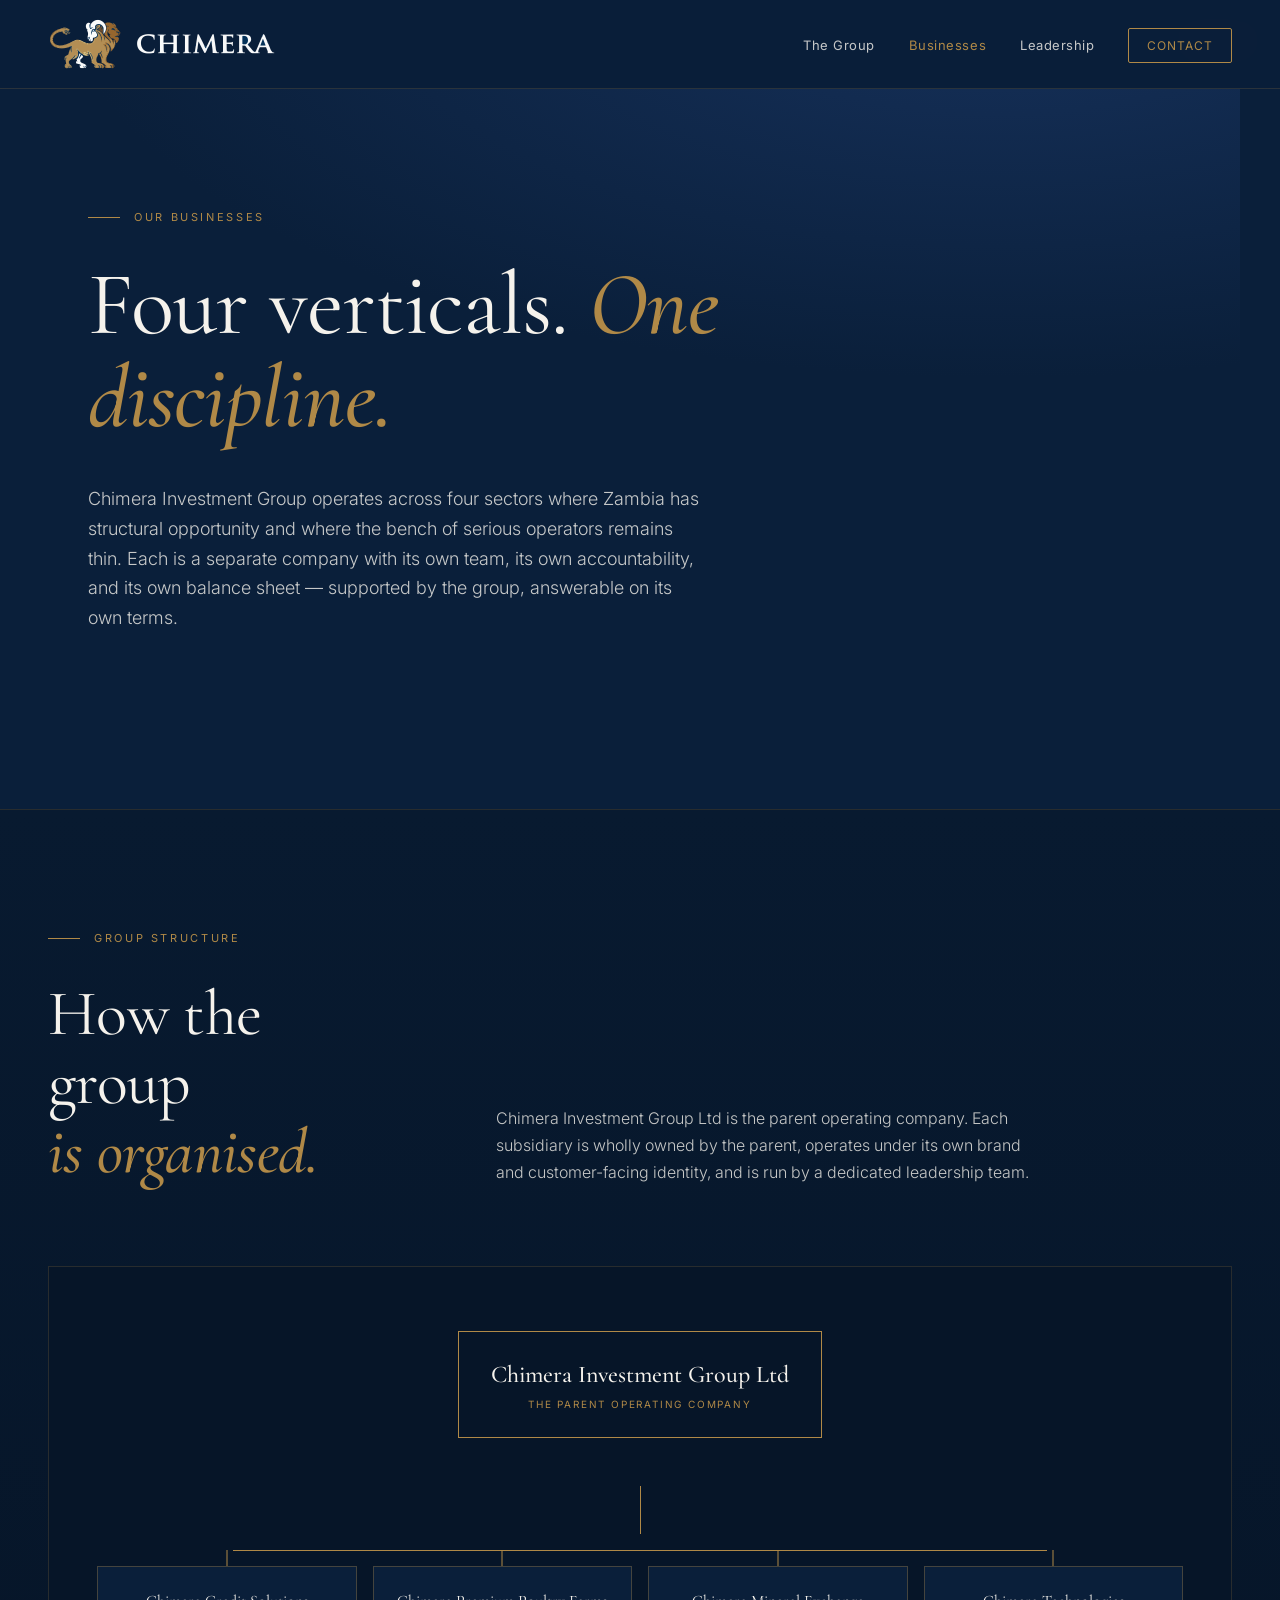
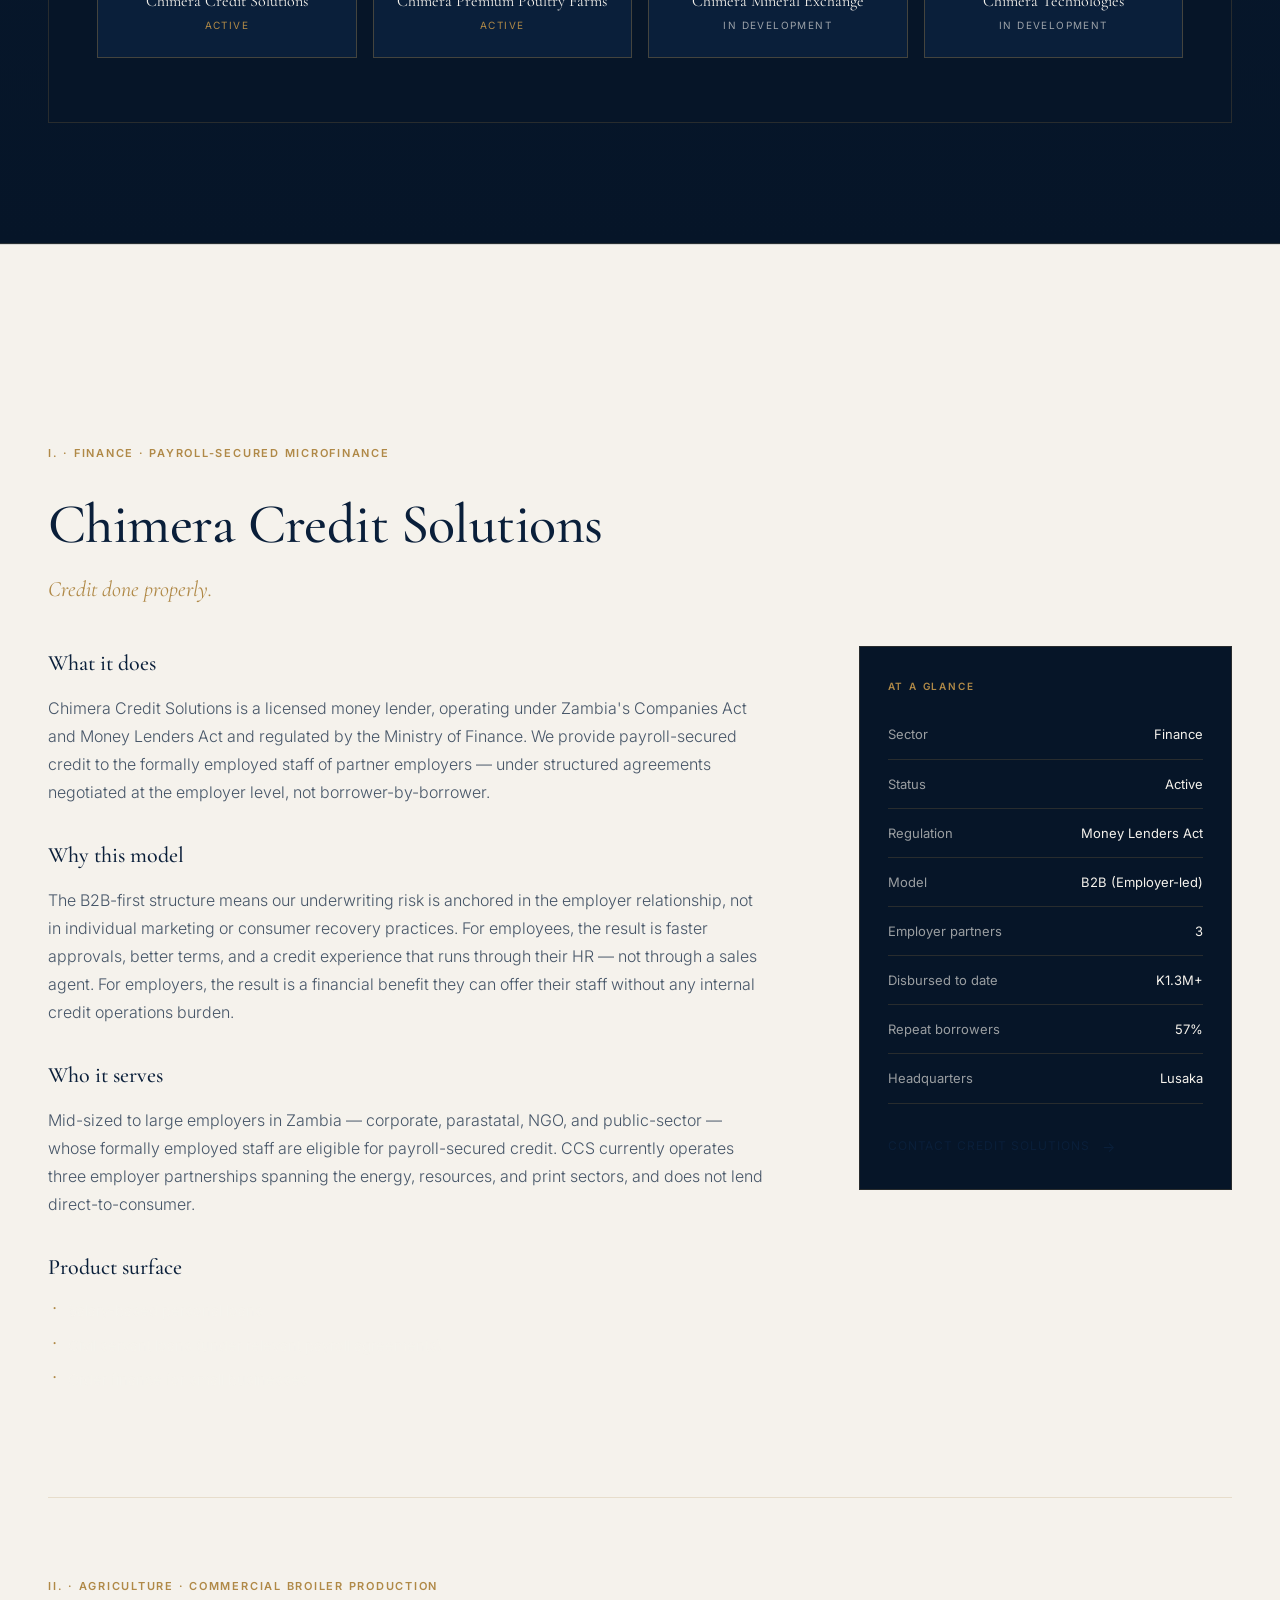
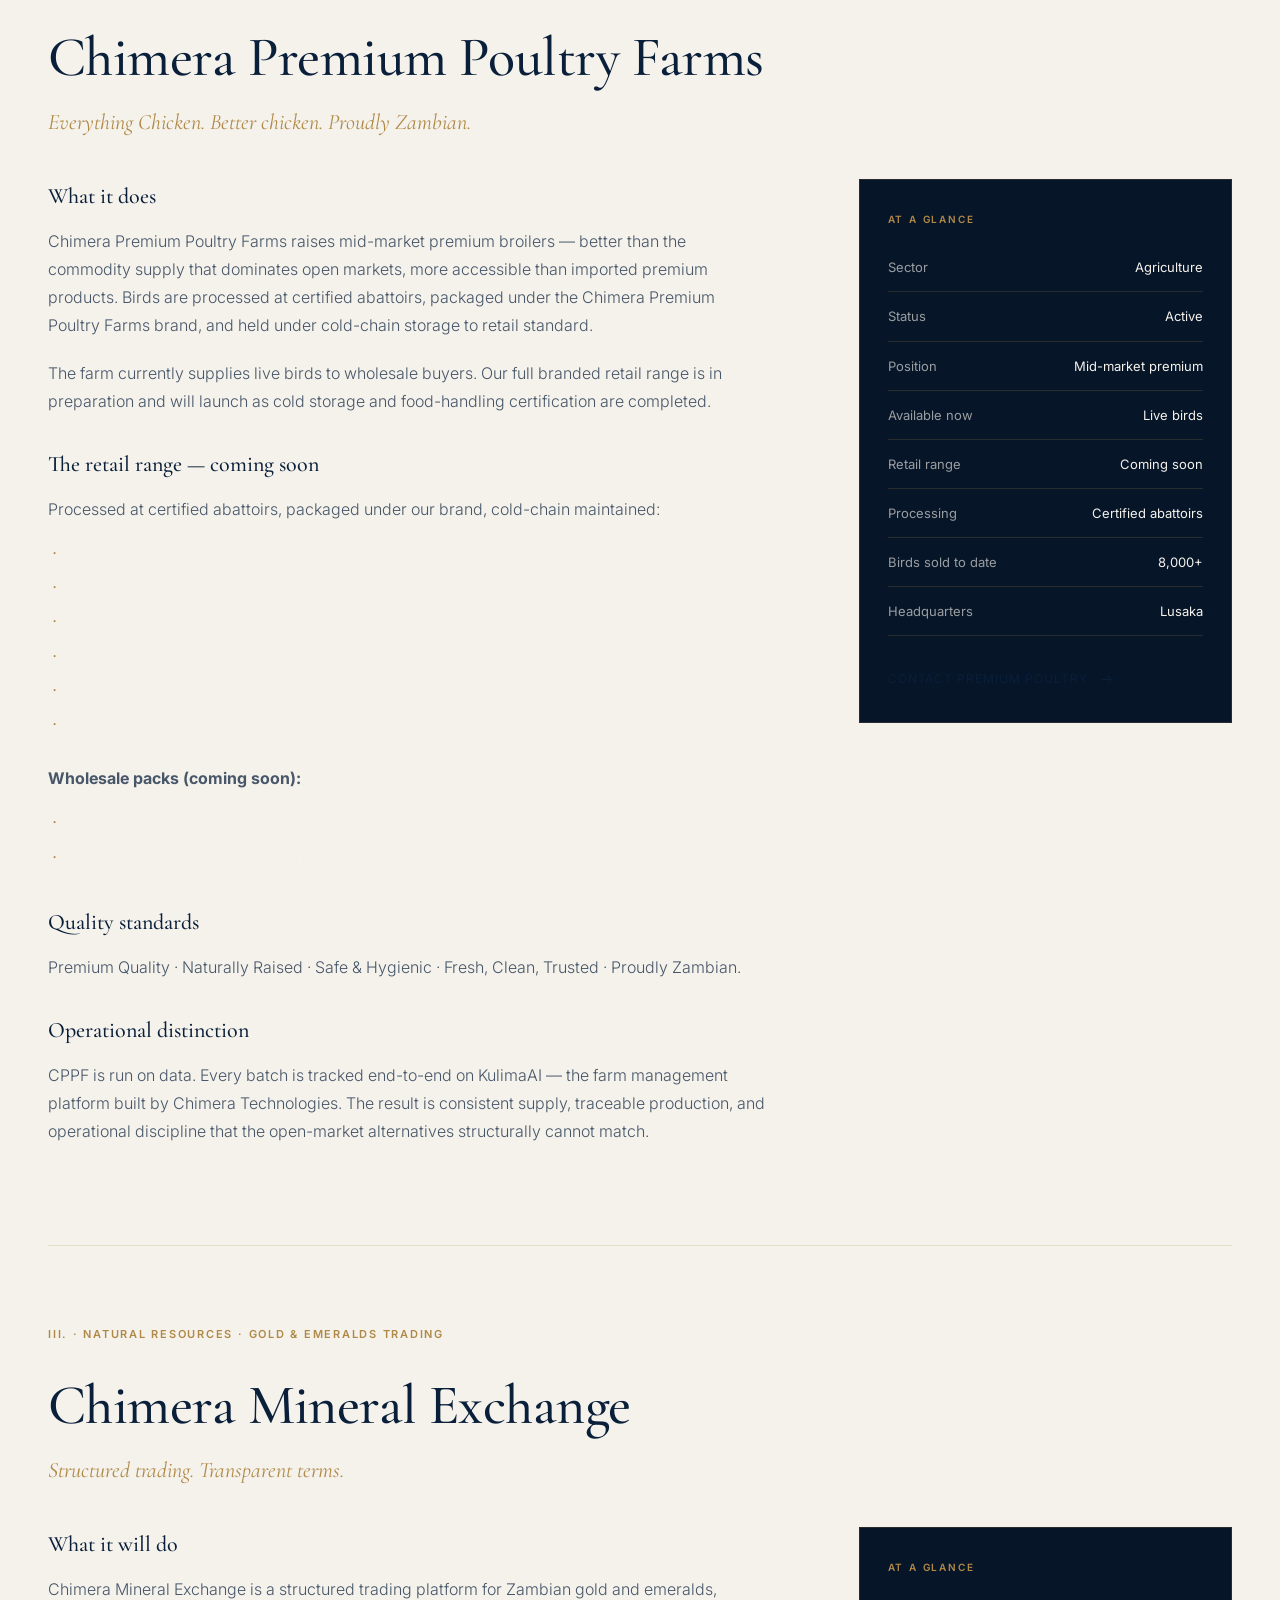
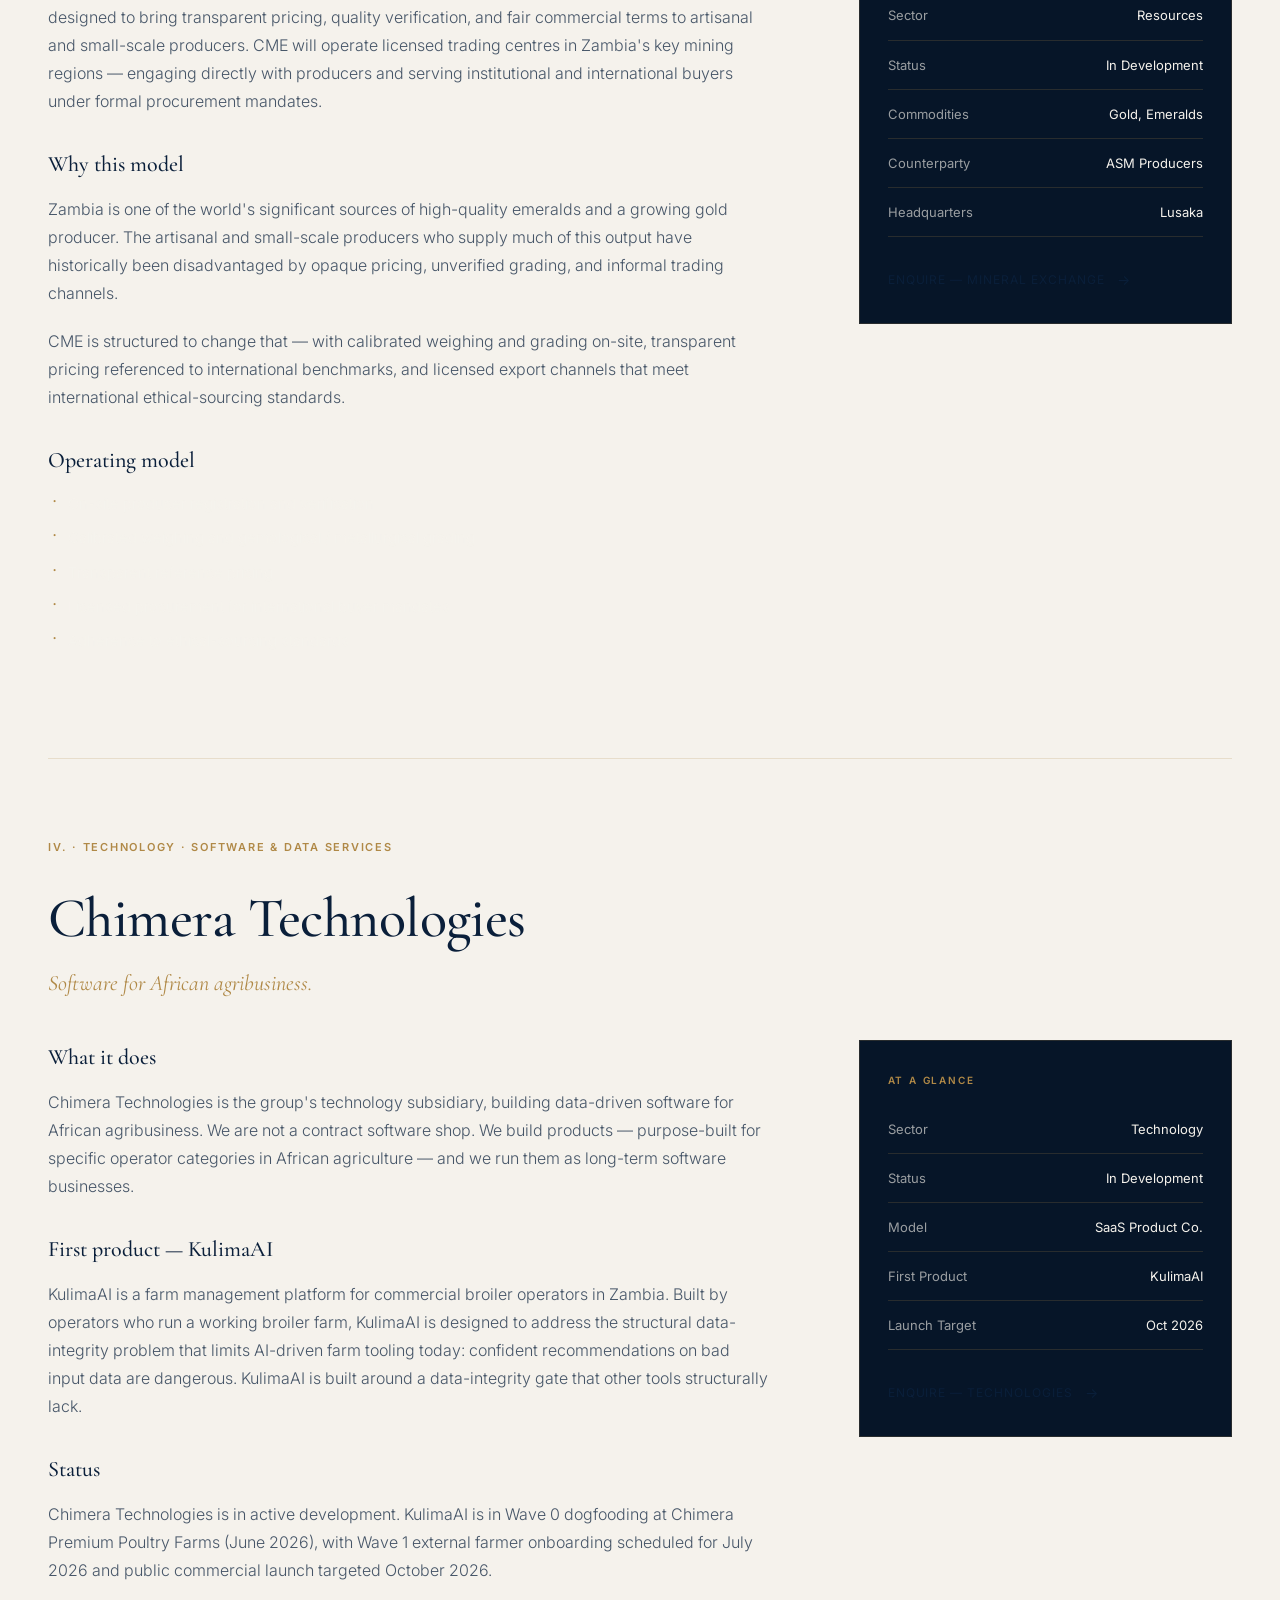
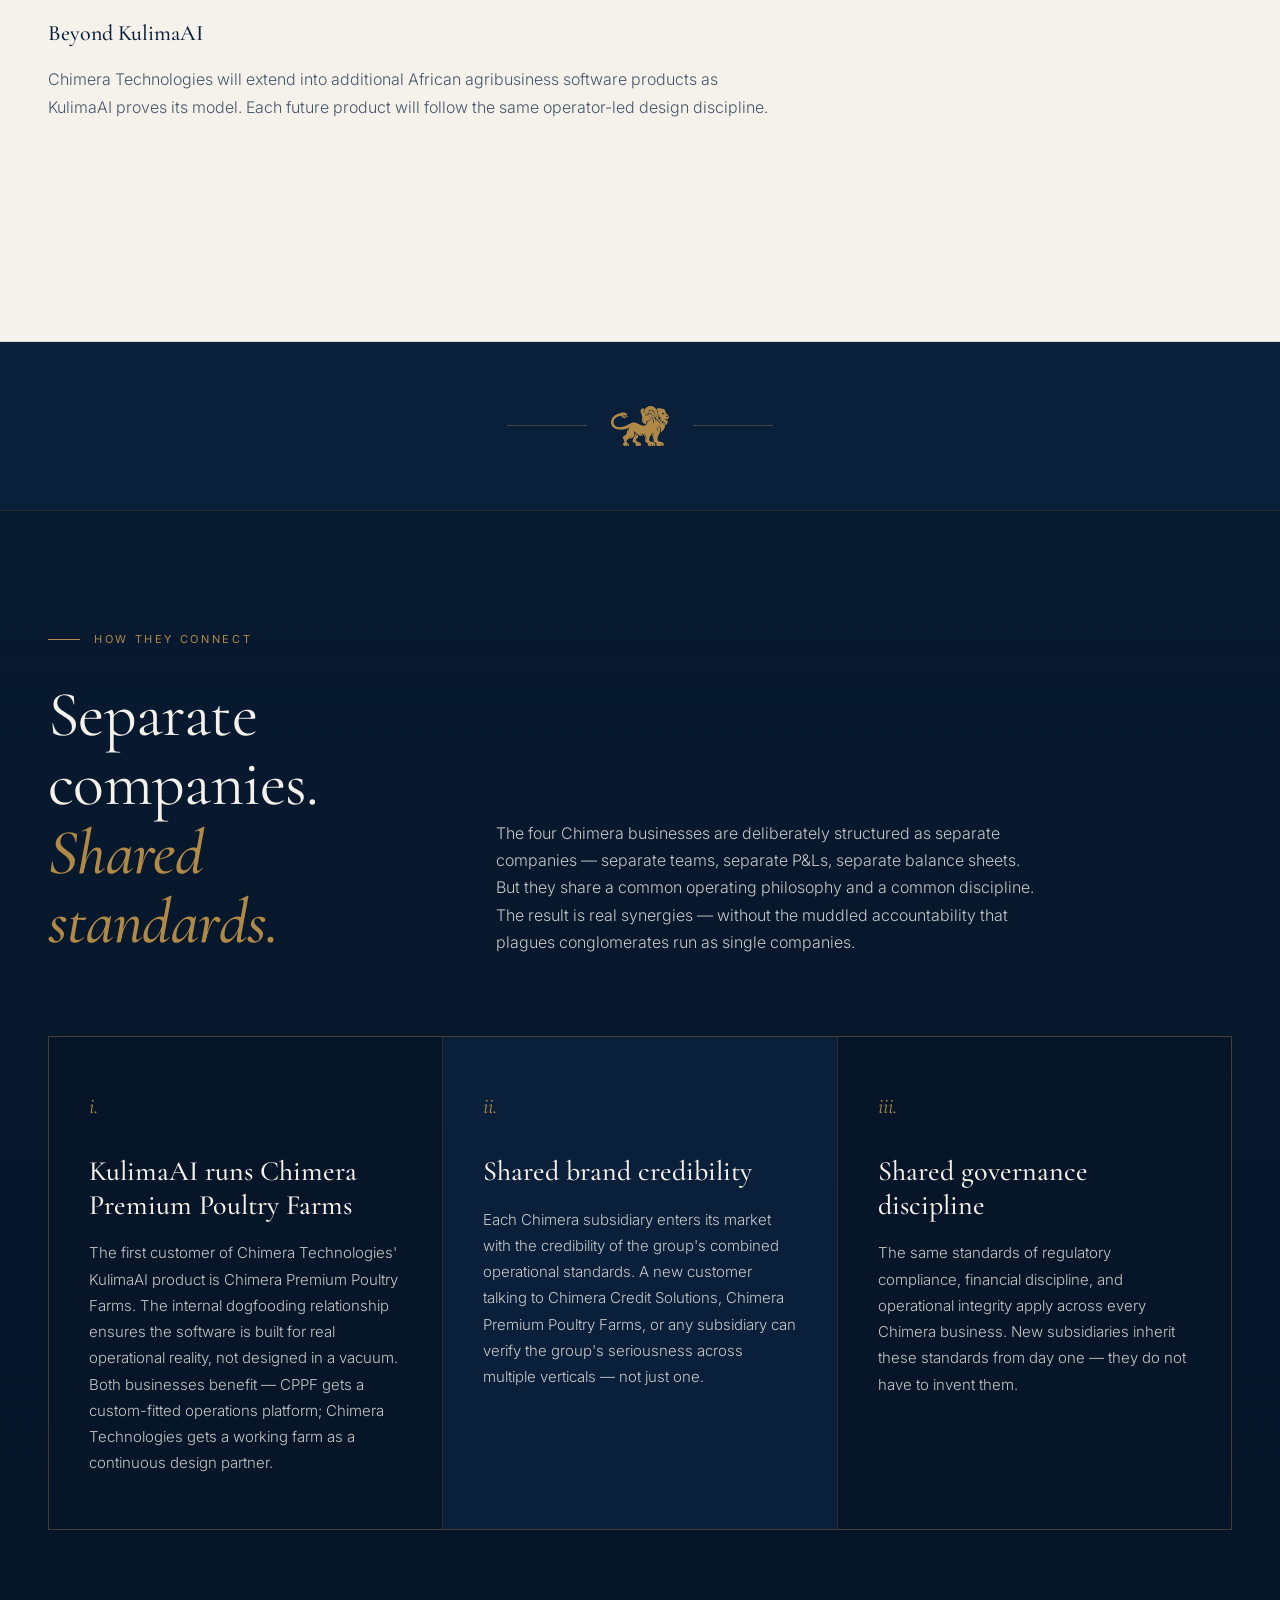
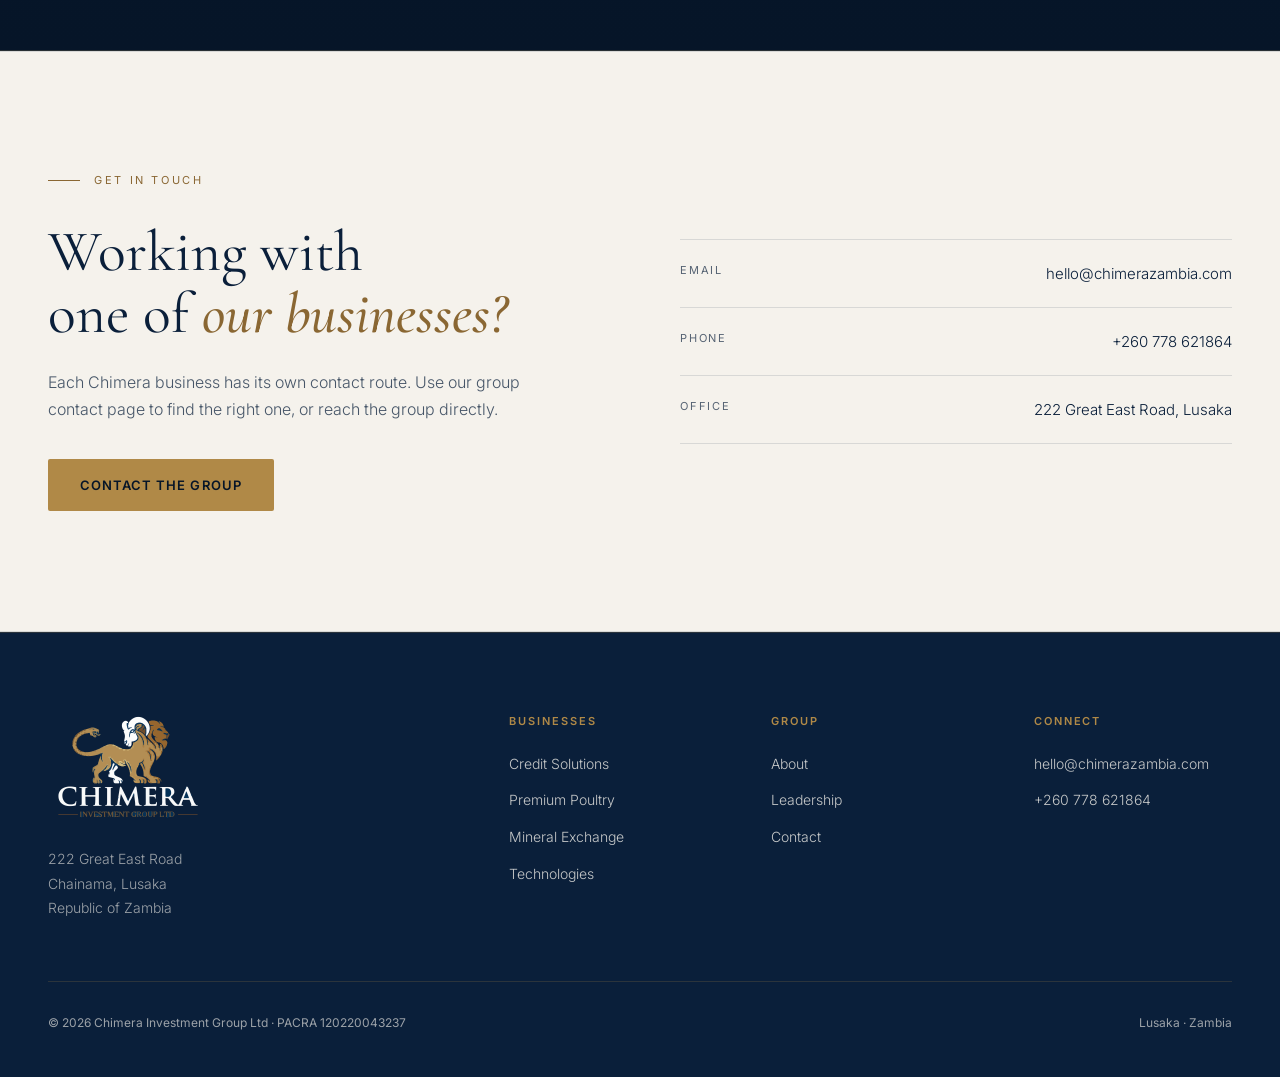
<file: businesses.html>
<!DOCTYPE html>
<html lang="en">
<head>
<meta charset="UTF-8">
<meta name="viewport" content="width=device-width, initial-scale=1.0">
<title>Businesses — Chimera Investment Group</title>
<meta name="description" content="The four Chimera operating businesses: Credit Solutions, Premium Poultry Farms, Mineral Exchange, and Technologies.">
<link rel="preconnect" href="https://fonts.googleapis.com">
<link rel="preconnect" href="https://fonts.gstatic.com" crossorigin>
<link href="https://fonts.googleapis.com/css2?family=Cinzel:wght@400;500;600&family=Cormorant+Garamond:ital,wght@0,400;0,500;0,600;1,400;1,500&family=Inter:wght@300;400;500;600&display=swap" rel="stylesheet">
<link rel="icon" type="image/png" sizes="32x32" href="assets/favicon-32.png">
<link rel="icon" type="image/png" sizes="16x16" href="assets/favicon-16.png">
<link rel="apple-touch-icon" sizes="180x180" href="assets/apple-touch-icon.png">
<link rel="icon" href="assets/favicon.ico" sizes="any">
<meta property="og:type" content="website">
<meta property="og:site_name" content="Chimera Investment Group">
<meta property="og:title" content="Businesses — Chimera Investment Group">
<meta property="og:description" content="The four Chimera operating businesses: Credit Solutions, Premium Poultry Farms, Mineral Exchange, and Technologies.">
<meta property="og:url" content="https://chimerazambia.com/businesses.html">
<meta property="og:image" content="https://chimerazambia.com/assets/og-card.jpg">
<meta property="og:image:width" content="1200">
<meta property="og:image:height" content="630">
<meta name="twitter:card" content="summary_large_image">
<meta name="twitter:title" content="Businesses — Chimera Investment Group">
<meta name="twitter:description" content="The four Chimera operating businesses: Credit Solutions, Premium Poultry Farms, Mineral Exchange, and Technologies.">
<meta name="twitter:image" content="https://chimerazambia.com/assets/og-card.jpg">
<link rel="stylesheet" href="styles.css">
</head>
<body>

<!-- NAVIGATION -->
<nav>
  <a href="index.html" class="logo">
    <img class="logo-navlockup" src="assets/chimera-nav-lockup.png" alt="Chimera Investment Group Ltd">
  </a>
  <button class="nav-toggle" aria-label="Open menu" aria-expanded="false" onclick="var n=document.querySelector('.nav-links');var o=n.classList.toggle('open');this.setAttribute('aria-expanded',o);this.classList.toggle('open',o)">
    <span></span><span></span><span></span>
  </button>
  <ul class="nav-links">
    <li><a href="about.html">The Group</a></li>
    <li><a href="businesses.html" class="active">Businesses</a></li>
    <li><a href="leadership.html">Leadership</a></li>
    <li><a href="contact.html" class="nav-contact">Contact</a></li>
  </ul>
</nav>

<!-- HERO -->
<section class="hero">
  <div class="eyebrow">Our Businesses</div>
  <h1>Four verticals. <em>One discipline.</em></h1>
  <p class="hero-lead">
    Chimera Investment Group operates across four sectors where Zambia has structural opportunity and where the bench of serious operators remains thin. Each is a separate company with its own team, its own accountability, and its own balance sheet — supported by the group, answerable on its own terms.
  </p>
</section>

<!-- GROUP STRUCTURE DIAGRAM -->
<section class="section section-deep">
  <div class="section-inner">
    <div class="section-head">
      <div>
        <div class="eyebrow">Group Structure</div>
        <h2 class="section-title">How the group<br><em>is organised.</em></h2>
      </div>
      <p class="section-intro">
        Chimera Investment Group Ltd is the parent operating company. Each subsidiary is wholly owned by the parent, operates under its own brand and customer-facing identity, and is run by a dedicated leadership team.
      </p>
    </div>

    <div class="group-diagram">
      <div class="diagram-parent">
        <div class="pname">Chimera Investment Group Ltd</div>
        <div class="psub">The Parent Operating Company</div>
      </div>
      <div class="diagram-connector"></div>
      <div class="diagram-children">
        <div class="diagram-child">
          <div class="cname">Chimera Credit Solutions</div>
          <div class="cstatus">Active</div>
        </div>
        <div class="diagram-child">
          <div class="cname">Chimera Premium Poultry Farms</div>
          <div class="cstatus">Active</div>
        </div>
        <div class="diagram-child">
          <div class="cname">Chimera Mineral Exchange</div>
          <div class="cstatus dev">In Development</div>
        </div>
        <div class="diagram-child">
          <div class="cname">Chimera Technologies</div>
          <div class="cstatus dev">In Development</div>
        </div>
      </div>
    </div>
  </div>
</section>

<!-- BUSINESS DETAIL ENTRIES -->
<section class="section section-light">
  <div class="section-inner">

    <!-- CCS -->
    <div class="business-entry" id="credit">
      <div class="business-meta">
        <div class="business-sector">i. · Finance · Payroll-Secured Microfinance</div>
        <span class="sub-status">Active</span>
      </div>
      <h2 class="business-name">Chimera Credit Solutions</h2>
      <div class="business-tag">Credit done properly.</div>
      <div class="business-body">
        <div>
          <h4>What it does</h4>
          <p>Chimera Credit Solutions is a licensed money lender, operating under Zambia's Companies Act and Money Lenders Act and regulated by the Ministry of Finance. We provide payroll-secured credit to the formally employed staff of partner employers — under structured agreements negotiated at the employer level, not borrower-by-borrower.</p>

          <h4>Why this model</h4>
          <p>The B2B-first structure means our underwriting risk is anchored in the employer relationship, not in individual marketing or consumer recovery practices. For employees, the result is faster approvals, better terms, and a credit experience that runs through their HR — not through a sales agent. For employers, the result is a financial benefit they can offer their staff without any internal credit operations burden.</p>

          <h4>Who it serves</h4>
          <p>Mid-sized to large employers in Zambia — corporate, parastatal, NGO, and public-sector — whose formally employed staff are eligible for payroll-secured credit. CCS currently operates three employer partnerships spanning the energy, resources, and print sectors, and does not lend direct-to-consumer.</p>

          <h4>Product surface</h4>
          <ul>
            <li>Salary-based personal loans</li>
            <li>Civil servant loans (under relevant payroll agreements)</li>
            <li>Order finance for small businesses</li>
          </ul>
        </div>
        <div class="business-side">
          <h5>At a glance</h5>
          <div class="side-row"><span class="label">Sector</span><span class="value">Finance</span></div>
          <div class="side-row"><span class="label">Status</span><span class="value">Active</span></div>
          <div class="side-row"><span class="label">Regulation</span><span class="value">Money Lenders Act</span></div>
          <div class="side-row"><span class="label">Model</span><span class="value">B2B (Employer-led)</span></div>
          <div class="side-row"><span class="label">Employer partners</span><span class="value">3</span></div>
          <div class="side-row"><span class="label">Disbursed to date</span><span class="value">K1.3M+</span></div>
          <div class="side-row"><span class="label">Repeat borrowers</span><span class="value">57%</span></div>
          <div class="side-row"><span class="label">Headquarters</span><span class="value">Lusaka</span></div>
          <a href="mailto:credit@chimerazambia.com" class="sub-link" style="margin-top:32px;display:inline-flex;">Contact Credit Solutions</a>
        </div>
      </div>
    </div>

    <!-- CPPF -->
    <div class="business-entry" id="poultry">
      <div class="business-meta">
        <div class="business-sector">ii. · Agriculture · Commercial Broiler Production</div>
        <span class="sub-status">Active</span>
      </div>
      <h2 class="business-name">Chimera Premium Poultry Farms</h2>
      <div class="business-tag">Everything Chicken. Better chicken. Proudly Zambian.</div>
      <div class="business-body">
        <div>
          <h4>What it does</h4>
          <p>Chimera Premium Poultry Farms raises mid-market premium broilers — better than the commodity supply that dominates open markets, more accessible than imported premium products. Birds are processed at certified abattoirs, packaged under the Chimera Premium Poultry Farms brand, and held under cold-chain storage to retail standard.</p>
          <p>The farm currently supplies live birds to wholesale buyers. Our full branded retail range is in preparation and will launch as cold storage and food-handling certification are completed.</p>

          <h4>The retail range — coming soon</h4>
          <p>Processed at certified abattoirs, packaged under our brand, cold-chain maintained:</p>
          <ul>
            <li>Whole Chicken</li>
            <li>Chicken Drumsticks (1.0 kg)</li>
            <li>Chicken Breast Fillets (1.0 kg)</li>
            <li>Chicken Wings (750 g)</li>
            <li>Chicken Gizzards (500 g)</li>
            <li>Chicken Livers (500 g)</li>
          </ul>
          <p><strong>Wholesale packs (coming soon):</strong></p>
          <ul>
            <li>10 kg, 15 kg, and 20 kg portion packs</li>
            <li>Cold-chain maintained throughout distribution</li>
          </ul>

          <h4>Quality standards</h4>
          <p>Premium Quality · Naturally Raised · Safe &amp; Hygienic · Fresh, Clean, Trusted · Proudly Zambian.</p>

          <h4>Operational distinction</h4>
          <p>CPPF is run on data. Every batch is tracked end-to-end on KulimaAI — the farm management platform built by Chimera Technologies. The result is consistent supply, traceable production, and operational discipline that the open-market alternatives structurally cannot match.</p>
        </div>
        <div class="business-side">
          <h5>At a glance</h5>
          <div class="side-row"><span class="label">Sector</span><span class="value">Agriculture</span></div>
          <div class="side-row"><span class="label">Status</span><span class="value">Active</span></div>
          <div class="side-row"><span class="label">Position</span><span class="value">Mid-market premium</span></div>
          <div class="side-row"><span class="label">Available now</span><span class="value">Live birds</span></div>
          <div class="side-row"><span class="label">Retail range</span><span class="value">Coming soon</span></div>
          <div class="side-row"><span class="label">Processing</span><span class="value">Certified abattoirs</span></div>
          <div class="side-row"><span class="label">Birds sold to date</span><span class="value">8,000+</span></div>
          <div class="side-row"><span class="label">Headquarters</span><span class="value">Lusaka</span></div>
          <a href="mailto:poultry@chimerazambia.com" class="sub-link" style="margin-top:32px;display:inline-flex;">Contact Premium Poultry</a>
        </div>
      </div>
    </div>

    <!-- CME -->
    <div class="business-entry" id="minerals">
      <div class="business-meta">
        <div class="business-sector">iii. · Natural Resources · Gold &amp; Emeralds Trading</div>
        <span class="sub-status dev">In Development</span>
      </div>
      <h2 class="business-name">Chimera Mineral Exchange</h2>
      <div class="business-tag">Structured trading. Transparent terms.</div>
      <div class="business-body">
        <div>
          <h4>What it will do</h4>
          <p>Chimera Mineral Exchange is a structured trading platform for Zambian gold and emeralds, designed to bring transparent pricing, quality verification, and fair commercial terms to artisanal and small-scale producers. CME will operate licensed trading centres in Zambia's key mining regions — engaging directly with producers and serving institutional and international buyers under formal procurement mandates.</p>

          <h4>Why this model</h4>
          <p>Zambia is one of the world's significant sources of high-quality emeralds and a growing gold producer. The artisanal and small-scale producers who supply much of this output have historically been disadvantaged by opaque pricing, unverified grading, and informal trading channels.</p>
          <p>CME is structured to change that — with calibrated weighing and grading on-site, transparent pricing referenced to international benchmarks, and licensed export channels that meet international ethical-sourcing standards.</p>

          <h4>Operating model</h4>
          <ul>
            <li>On-site producer registration and verification</li>
            <li>Calibrated weighing and gemological / metallurgical grading</li>
            <li>Transparent reference pricing</li>
            <li>Licensed procurement for international buyer mandates</li>
            <li>Adherence to ethical-sourcing standards</li>
          </ul>
        </div>
        <div class="business-side">
          <h5>At a glance</h5>
          <div class="side-row"><span class="label">Sector</span><span class="value">Resources</span></div>
          <div class="side-row"><span class="label">Status</span><span class="value">In Development</span></div>
          <div class="side-row"><span class="label">Commodities</span><span class="value">Gold, Emeralds</span></div>
          <div class="side-row"><span class="label">Counterparty</span><span class="value">ASM Producers</span></div>
          <div class="side-row"><span class="label">Headquarters</span><span class="value">Lusaka</span></div>
          <a href="mailto:mineral@chimerazambia.com" class="sub-link" style="margin-top:32px;display:inline-flex;">Enquire — Mineral Exchange</a>
        </div>
      </div>
    </div>

    <!-- Chimera Technologies -->
    <div class="business-entry" id="tech">
      <div class="business-meta">
        <div class="business-sector">iv. · Technology · Software &amp; Data Services</div>
        <span class="sub-status dev">In Development</span>
      </div>
      <h2 class="business-name">Chimera Technologies</h2>
      <div class="business-tag">Software for African agribusiness.</div>
      <div class="business-body">
        <div>
          <h4>What it does</h4>
          <p>Chimera Technologies is the group's technology subsidiary, building data-driven software for African agribusiness. We are not a contract software shop. We build products — purpose-built for specific operator categories in African agriculture — and we run them as long-term software businesses.</p>

          <h4>First product — KulimaAI</h4>
          <p>KulimaAI is a farm management platform for commercial broiler operators in Zambia. Built by operators who run a working broiler farm, KulimaAI is designed to address the structural data-integrity problem that limits AI-driven farm tooling today: confident recommendations on bad input data are dangerous. KulimaAI is built around a data-integrity gate that other tools structurally lack.</p>

          <h4>Status</h4>
          <p>Chimera Technologies is in active development. KulimaAI is in Wave 0 dogfooding at Chimera Premium Poultry Farms (June 2026), with Wave 1 external farmer onboarding scheduled for July 2026 and public commercial launch targeted October 2026.</p>

          <h4>Beyond KulimaAI</h4>
          <p>Chimera Technologies will extend into additional African agribusiness software products as KulimaAI proves its model. Each future product will follow the same operator-led design discipline.</p>
        </div>
        <div class="business-side">
          <h5>At a glance</h5>
          <div class="side-row"><span class="label">Sector</span><span class="value">Technology</span></div>
          <div class="side-row"><span class="label">Status</span><span class="value">In Development</span></div>
          <div class="side-row"><span class="label">Model</span><span class="value">SaaS Product Co.</span></div>
          <div class="side-row"><span class="label">First Product</span><span class="value">KulimaAI</span></div>
          <div class="side-row"><span class="label">Launch Target</span><span class="value">Oct 2026</span></div>
          <a href="mailto:tech@chimerazambia.com" class="sub-link" style="margin-top:32px;display:inline-flex;">Enquire — Technologies</a>
        </div>
      </div>
    </div>

  </div>
</section>

<!-- Fleuron -->
<div class="fleuron">
  <span class="fleuron-rule left"></span>
  <img class="fleuron-mark" src="assets/chimera-fleuron-gold.png" alt="">
  <span class="fleuron-rule right"></span>
</div>

<!-- GROUP SYNERGIES -->
<section class="section section-deep">
  <div class="section-inner">
    <div class="section-head">
      <div>
        <div class="eyebrow">How They Connect</div>
        <h2 class="section-title">Separate companies.<br><em>Shared standards.</em></h2>
      </div>
      <p class="section-intro">
        The four Chimera businesses are deliberately structured as separate companies — separate teams, separate P&amp;Ls, separate balance sheets. But they share a common operating philosophy and a common discipline. The result is real synergies — without the muddled accountability that plagues conglomerates run as single companies.
      </p>
    </div>

    <div class="approach-grid">
      <div class="approach-item">
        <div class="approach-num">i.</div>
        <h3 class="approach-title">KulimaAI runs Chimera Premium Poultry Farms</h3>
        <p class="approach-text">The first customer of Chimera Technologies' KulimaAI product is Chimera Premium Poultry Farms. The internal dogfooding relationship ensures the software is built for real operational reality, not designed in a vacuum. Both businesses benefit — CPPF gets a custom-fitted operations platform; Chimera Technologies gets a working farm as a continuous design partner.</p>
      </div>
      <div class="approach-item approach-item-light">
        <div class="approach-num">ii.</div>
        <h3 class="approach-title">Shared brand credibility</h3>
        <p class="approach-text">Each Chimera subsidiary enters its market with the credibility of the group's combined operational standards. A new customer talking to Chimera Credit Solutions, Chimera Premium Poultry Farms, or any subsidiary can verify the group's seriousness across multiple verticals — not just one.</p>
      </div>
      <div class="approach-item">
        <div class="approach-num">iii.</div>
        <h3 class="approach-title">Shared governance discipline</h3>
        <p class="approach-text">The same standards of regulatory compliance, financial discipline, and operational integrity apply across every Chimera business. New subsidiaries inherit these standards from day one — they do not have to invent them.</p>
      </div>
    </div>
  </div>
</section>

<!-- CTA -->
<section class="section section-light">
  <div class="section-inner">
    <div class="contact-grid">
      <div>
        <div class="eyebrow">Get in touch</div>
        <h2 class="contact-title">Working with<br>one of <em>our businesses?</em></h2>
        <p class="contact-text">Each Chimera business has its own contact route. Use our group contact page to find the right one, or reach the group directly.</p>
        <a href="contact.html" class="btn-primary">Contact the group</a>
      </div>
      <div class="contact-details">
        <div class="contact-row"><span class="contact-row-label">Email</span><span class="contact-row-value">hello@chimerazambia.com</span></div>
        <div class="contact-row"><span class="contact-row-label">Phone</span><span class="contact-row-value">+260 778 621864</span></div>
        <div class="contact-row"><span class="contact-row-label">Office</span><span class="contact-row-value">222 Great East Road, Lusaka</span></div>
      </div>
    </div>
  </div>
</section>

<!-- FOOTER -->
<footer>
  <div class="footer-inner">
    <div>
      <img class="footer-lockup" src="assets/chimera-lockup-footer.png" alt="Chimera Investment Group Ltd">
      <p class="footer-address">222 Great East Road<br>Chainama, Lusaka<br>Republic of Zambia</p>
    </div>
    <div>
      <div class="footer-heading">Businesses</div>
      <ul class="footer-list">
        <li><a href="#credit">Credit Solutions</a></li>
        <li><a href="#poultry">Premium Poultry</a></li>
        <li><a href="#minerals">Mineral Exchange</a></li>
        <li><a href="#tech">Technologies</a></li>
      </ul>
    </div>
    <div>
      <div class="footer-heading">Group</div>
      <ul class="footer-list">
        <li><a href="about.html">About</a></li>
        <li><a href="leadership.html">Leadership</a></li>
        <li><a href="contact.html">Contact</a></li>
      </ul>
    </div>
    <div>
      <div class="footer-heading">Connect</div>
      <ul class="footer-list">
        <li><a href="mailto:hello@chimerazambia.com">hello@chimerazambia.com</a></li>
        <li><a href="tel:+260778621864">+260 778 621864</a></li>
      </ul>
    </div>
  </div>
  <div class="footer-bottom">
    <div>© 2026 Chimera Investment Group Ltd · PACRA 120220043237</div>
    <div>Lusaka · Zambia</div>
  </div>
</footer>

</body>
</html>
</file>
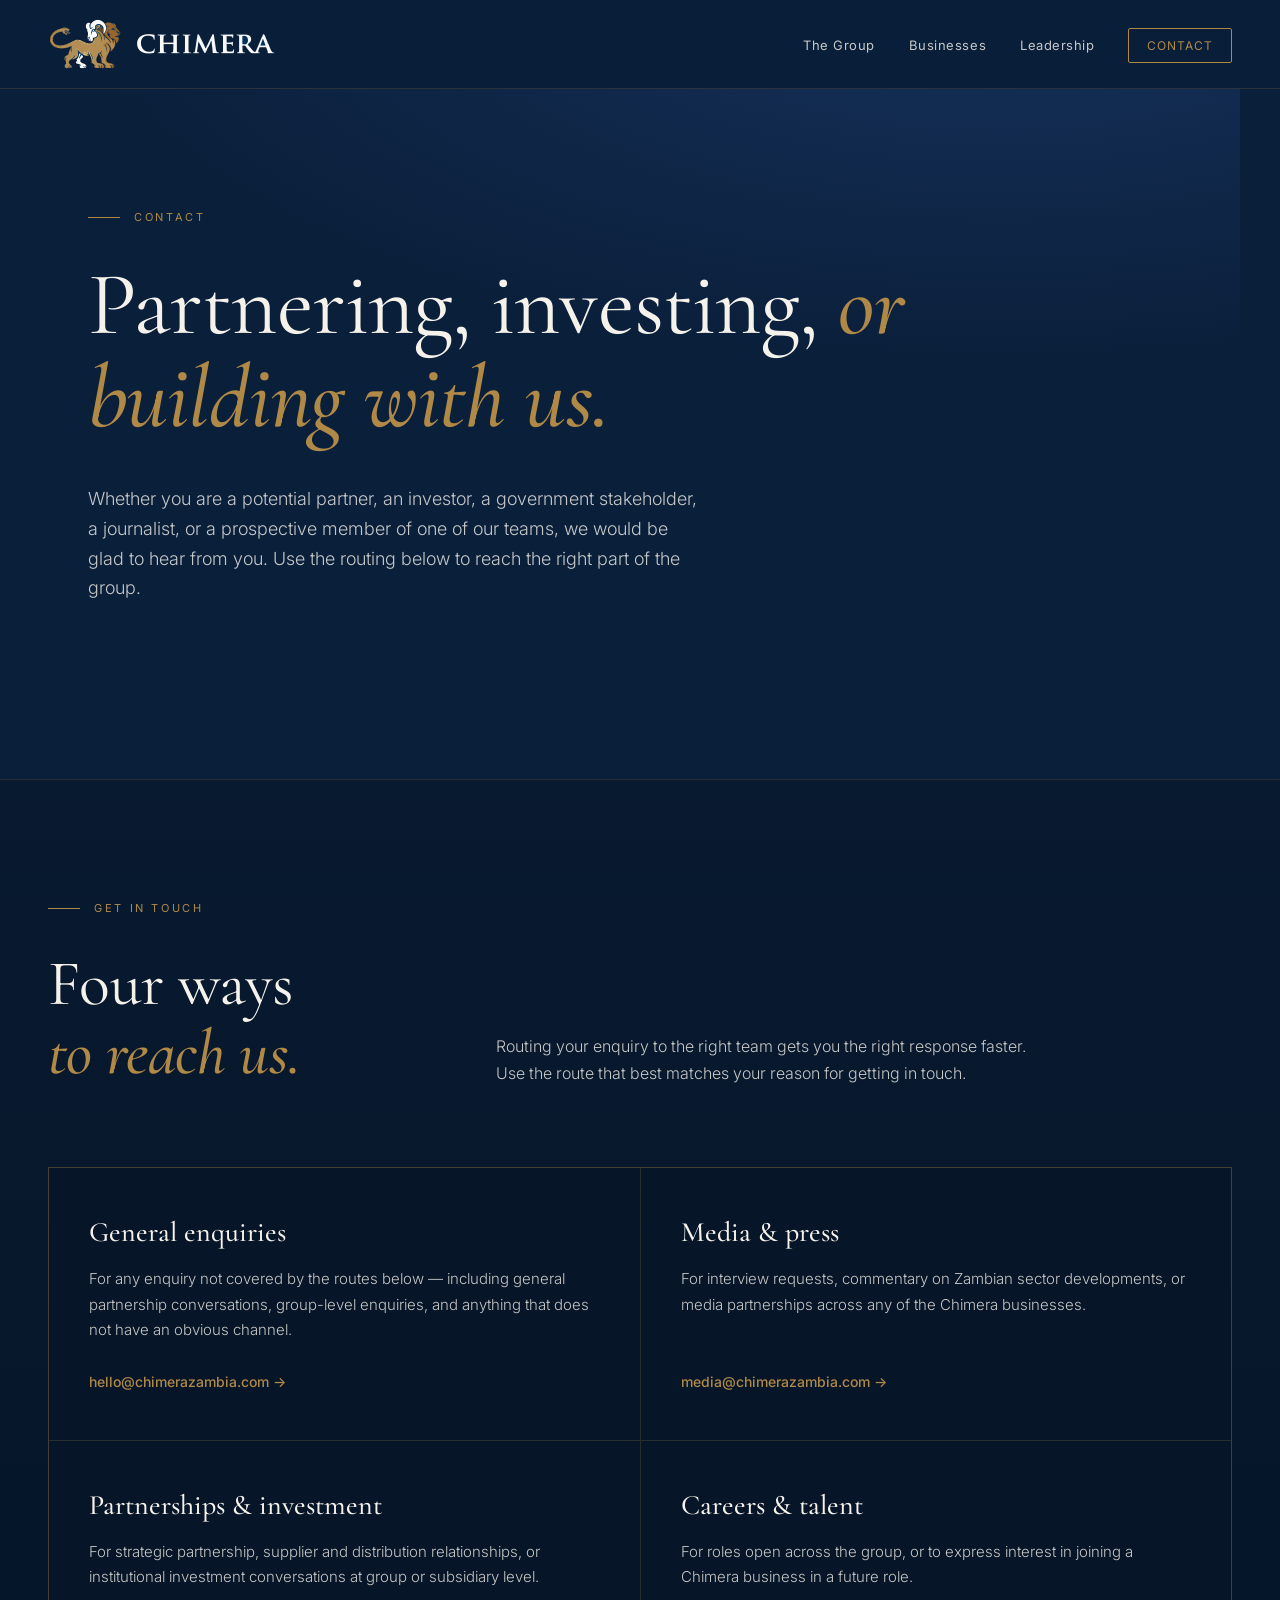
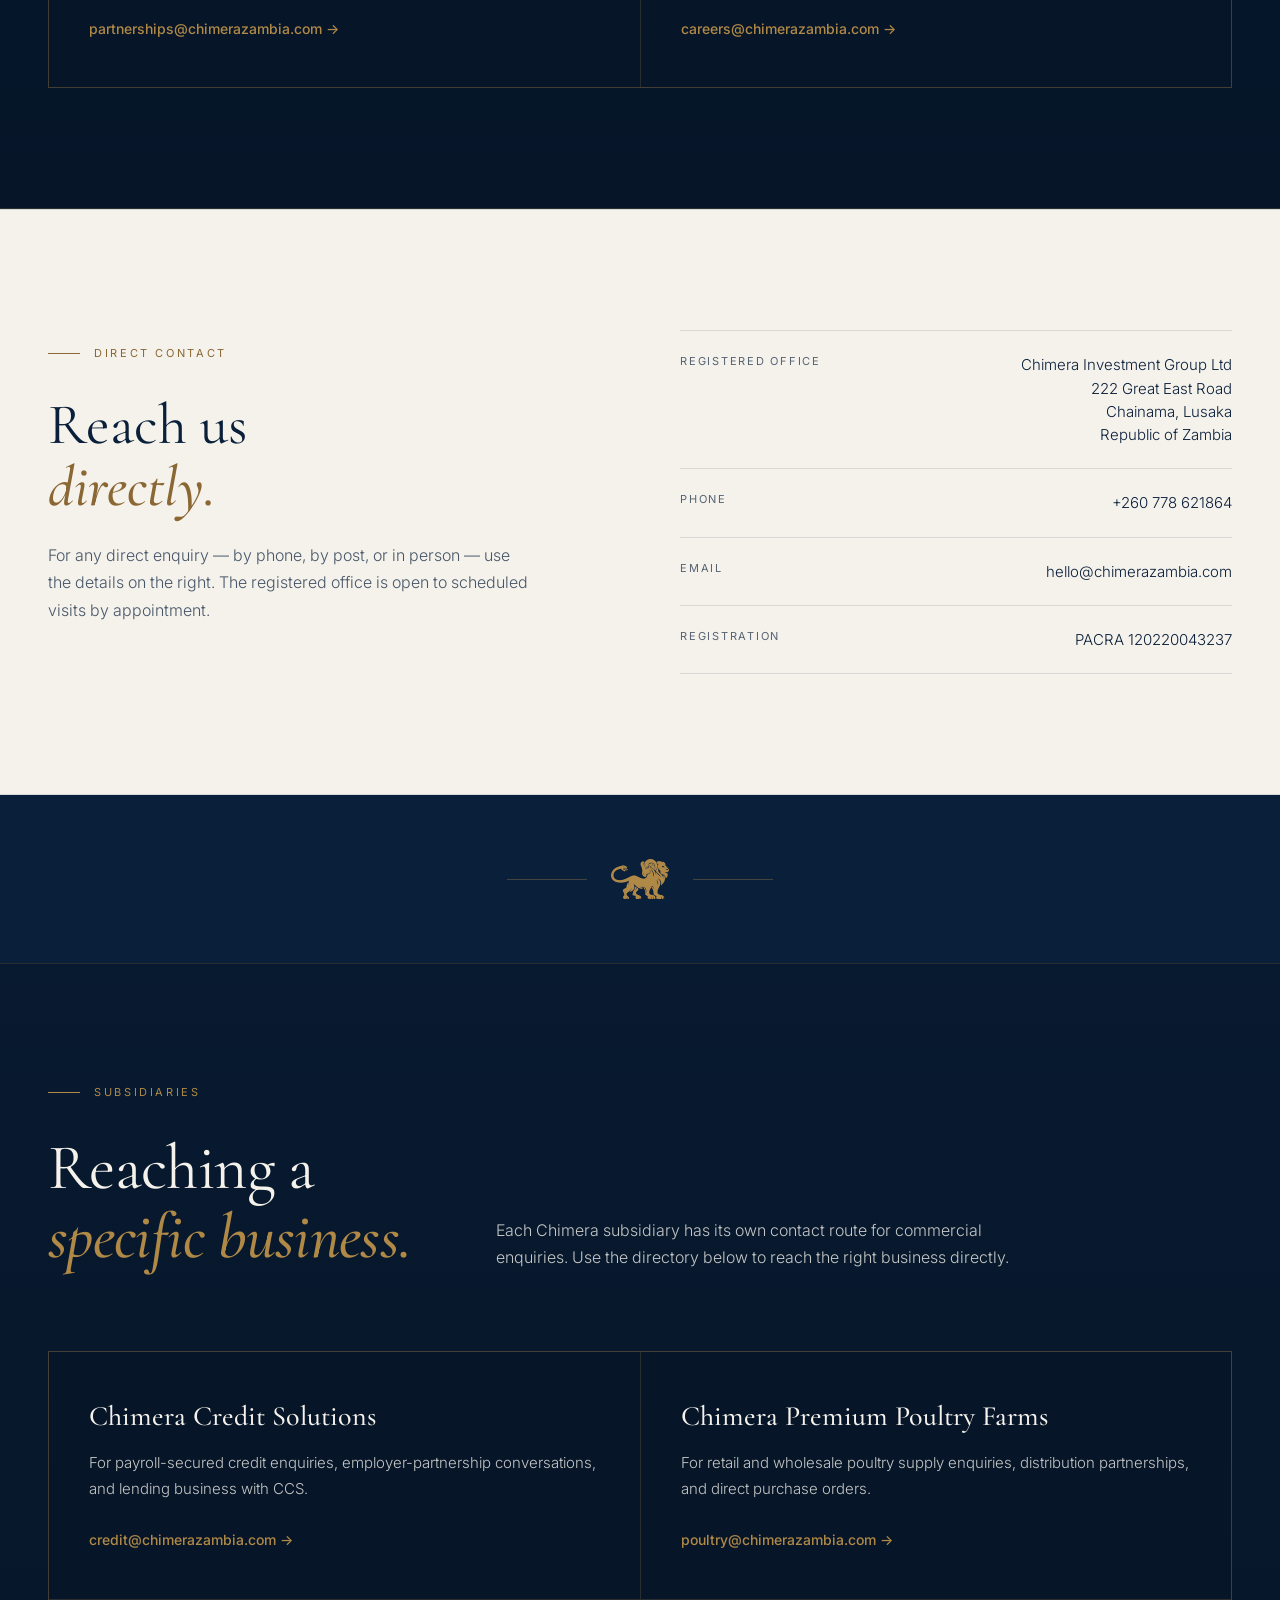
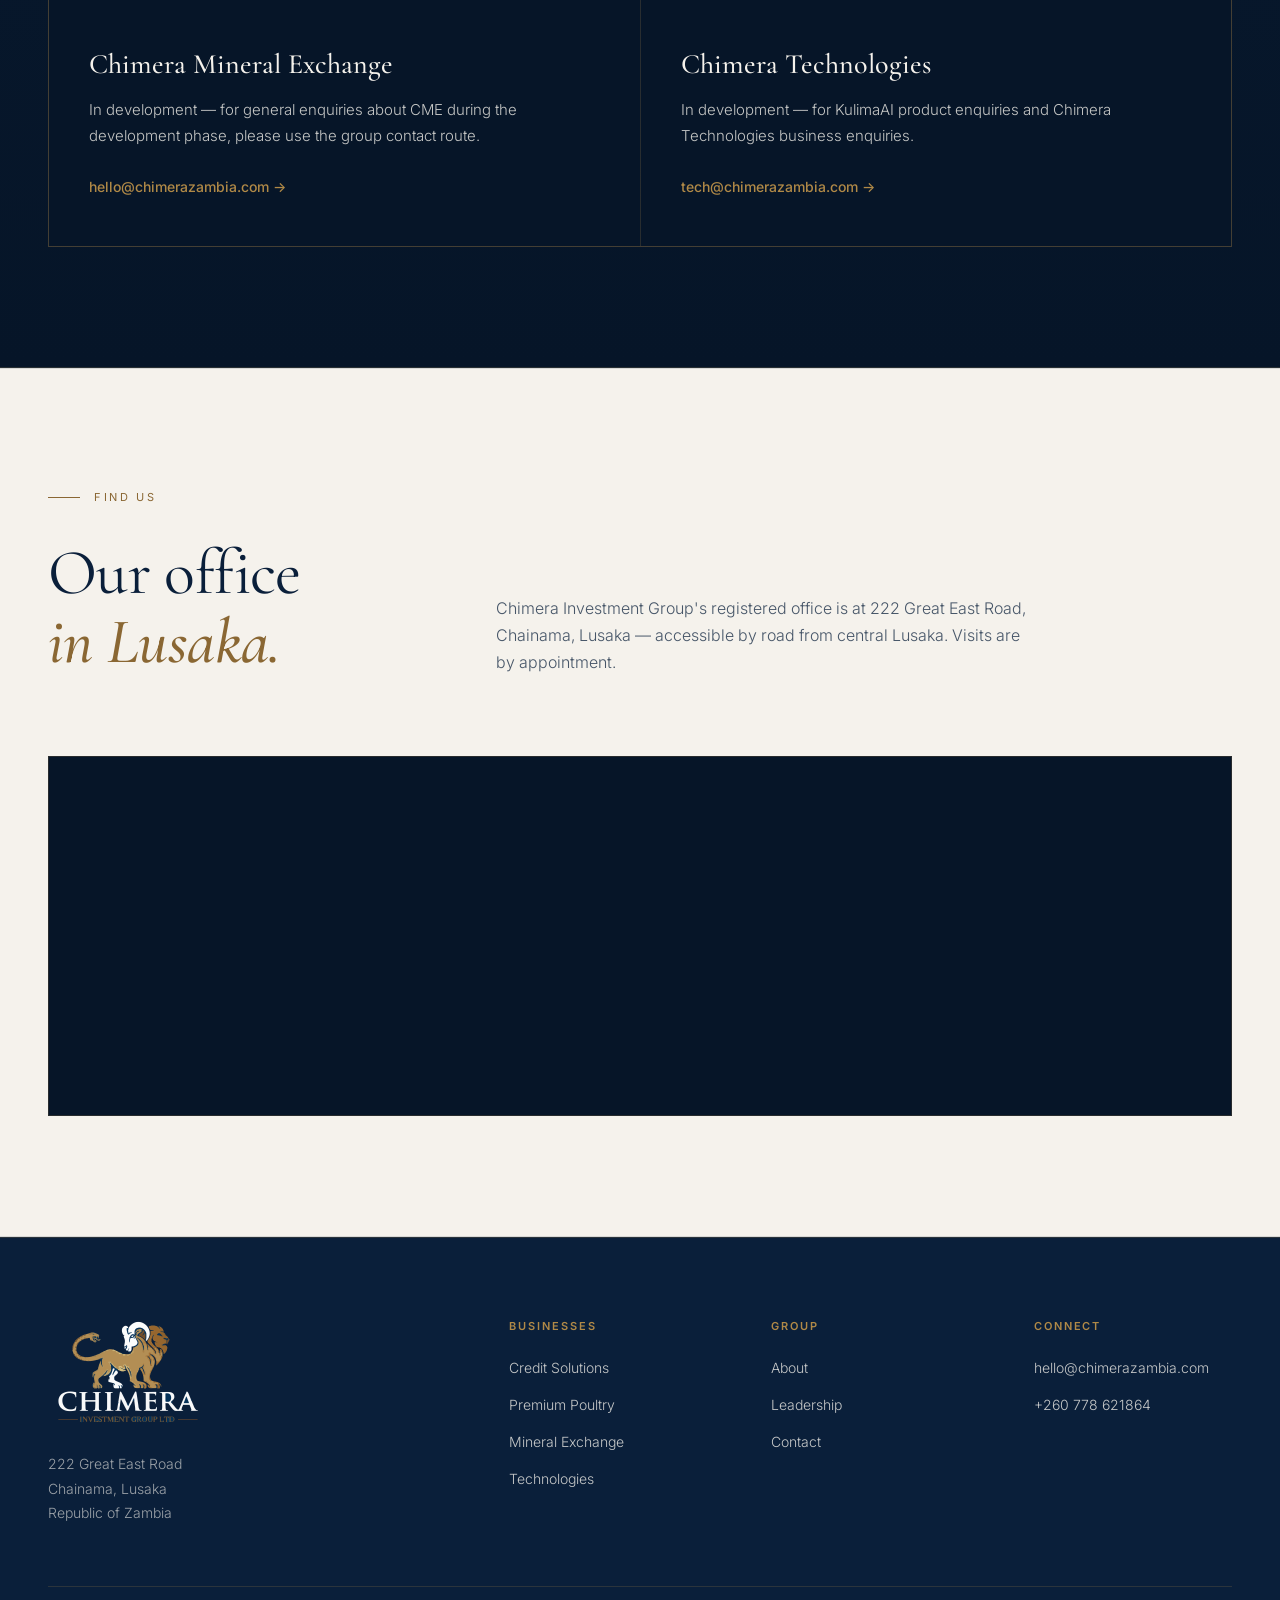
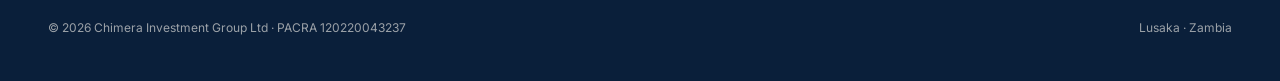
<file: contact.html>
<!DOCTYPE html>
<html lang="en">
<head>
<meta charset="UTF-8">
<meta name="viewport" content="width=device-width, initial-scale=1.0">
<title>Contact — Chimera Investment Group</title>
<meta name="description" content="Reach Chimera Investment Group — for partnership, media, careers, or general enquiries.">
<link rel="preconnect" href="https://fonts.googleapis.com">
<link rel="preconnect" href="https://fonts.gstatic.com" crossorigin>
<link href="https://fonts.googleapis.com/css2?family=Cinzel:wght@400;500;600&family=Cormorant+Garamond:ital,wght@0,400;0,500;0,600;1,400;1,500&family=Inter:wght@300;400;500;600&display=swap" rel="stylesheet">
<link rel="icon" type="image/png" sizes="32x32" href="assets/favicon-32.png">
<link rel="icon" type="image/png" sizes="16x16" href="assets/favicon-16.png">
<link rel="apple-touch-icon" sizes="180x180" href="assets/apple-touch-icon.png">
<link rel="icon" href="assets/favicon.ico" sizes="any">
<meta property="og:type" content="website">
<meta property="og:site_name" content="Chimera Investment Group">
<meta property="og:title" content="Contact — Chimera Investment Group">
<meta property="og:description" content="Reach Chimera Investment Group — for partnership, media, careers, or general enquiries.">
<meta property="og:url" content="https://chimerazambia.com/contact.html">
<meta property="og:image" content="https://chimerazambia.com/assets/og-card.jpg">
<meta property="og:image:width" content="1200">
<meta property="og:image:height" content="630">
<meta name="twitter:card" content="summary_large_image">
<meta name="twitter:title" content="Contact — Chimera Investment Group">
<meta name="twitter:description" content="Reach Chimera Investment Group — for partnership, media, careers, or general enquiries.">
<meta name="twitter:image" content="https://chimerazambia.com/assets/og-card.jpg">
<link rel="stylesheet" href="styles.css">
</head>
<body>

<!-- NAVIGATION -->
<nav>
  <a href="index.html" class="logo">
    <img class="logo-navlockup" src="assets/chimera-nav-lockup.png" alt="Chimera Investment Group Ltd">
  </a>
  <button class="nav-toggle" aria-label="Open menu" aria-expanded="false" onclick="var n=document.querySelector('.nav-links');var o=n.classList.toggle('open');this.setAttribute('aria-expanded',o);this.classList.toggle('open',o)">
    <span></span><span></span><span></span>
  </button>
  <ul class="nav-links">
    <li><a href="about.html">The Group</a></li>
    <li><a href="businesses.html">Businesses</a></li>
    <li><a href="leadership.html">Leadership</a></li>
    <li><a href="contact.html" class="nav-contact active">Contact</a></li>
  </ul>
</nav>

<!-- HERO -->
<section class="hero">
  <div class="eyebrow">Contact</div>
  <h1>Partnering, investing, <em>or building with us.</em></h1>
  <p class="hero-lead">
    Whether you are a potential partner, an investor, a government stakeholder, a journalist, or a prospective member of one of our teams, we would be glad to hear from you. Use the routing below to reach the right part of the group.
  </p>
</section>

<!-- CONTACT ROUTES -->
<section class="section section-deep">
  <div class="section-inner">
    <div class="section-head">
      <div>
        <div class="eyebrow">Get in touch</div>
        <h2 class="section-title">Four ways<br><em>to reach us.</em></h2>
      </div>
      <p class="section-intro">
        Routing your enquiry to the right team gets you the right response faster. Use the route that best matches your reason for getting in touch.
      </p>
    </div>

    <div class="contact-cards-grid">
      <div class="contact-card">
        <h3>General enquiries</h3>
        <p>For any enquiry not covered by the routes below — including general partnership conversations, group-level enquiries, and anything that does not have an obvious channel.</p>
        <a href="mailto:hello@chimerazambia.com" class="email-link">hello@chimerazambia.com →</a>
      </div>
      <div class="contact-card">
        <h3>Media &amp; press</h3>
        <p>For interview requests, commentary on Zambian sector developments, or media partnerships across any of the Chimera businesses.</p>
        <a href="mailto:media@chimerazambia.com" class="email-link">media@chimerazambia.com →</a>
      </div>
      <div class="contact-card">
        <h3>Partnerships &amp; investment</h3>
        <p>For strategic partnership, supplier and distribution relationships, or institutional investment conversations at group or subsidiary level.</p>
        <a href="mailto:partnerships@chimerazambia.com" class="email-link">partnerships@chimerazambia.com →</a>
      </div>
      <div class="contact-card">
        <h3>Careers &amp; talent</h3>
        <p>For roles open across the group, or to express interest in joining a Chimera business in a future role.</p>
        <a href="mailto:careers@chimerazambia.com" class="email-link">careers@chimerazambia.com →</a>
      </div>
    </div>
  </div>
</section>

<!-- DIRECT CONTACT -->
<section class="section section-light">
  <div class="section-inner">
    <div class="contact-grid">
      <div>
        <div class="eyebrow">Direct Contact</div>
        <h2 class="contact-title">Reach us<br><em>directly.</em></h2>
        <p class="contact-text">For any direct enquiry — by phone, by post, or in person — use the details on the right. The registered office is open to scheduled visits by appointment.</p>
      </div>
      <div class="contact-details">
        <div class="contact-row">
          <span class="contact-row-label">Registered Office</span>
          <span class="contact-row-value">Chimera Investment Group Ltd<br>222 Great East Road<br>Chainama, Lusaka<br>Republic of Zambia</span>
        </div>
        <div class="contact-row"><span class="contact-row-label">Phone</span><span class="contact-row-value">+260 778 621864</span></div>
        <div class="contact-row"><span class="contact-row-label">Email</span><span class="contact-row-value">hello@chimerazambia.com</span></div>
        <div class="contact-row"><span class="contact-row-label">Registration</span><span class="contact-row-value">PACRA 120220043237</span></div>
      </div>
    </div>
  </div>
</section>

<!-- Fleuron -->
<div class="fleuron">
  <span class="fleuron-rule left"></span>
  <img class="fleuron-mark" src="assets/chimera-fleuron-gold.png" alt="">
  <span class="fleuron-rule right"></span>
</div>

<!-- REACHING THE SUBSIDIARIES -->
<section class="section section-deep">
  <div class="section-inner">
    <div class="section-head">
      <div>
        <div class="eyebrow">Subsidiaries</div>
        <h2 class="section-title">Reaching a<br><em>specific business.</em></h2>
      </div>
      <p class="section-intro">
        Each Chimera subsidiary has its own contact route for commercial enquiries. Use the directory below to reach the right business directly.
      </p>
    </div>

    <div class="contact-cards-grid">
      <div class="contact-card">
        <h3>Chimera Credit Solutions</h3>
        <p>For payroll-secured credit enquiries, employer-partnership conversations, and lending business with CCS.</p>
        <a href="mailto:credit@chimerazambia.com" class="email-link">credit@chimerazambia.com →</a>
      </div>
      <div class="contact-card">
        <h3>Chimera Premium Poultry Farms</h3>
        <p>For retail and wholesale poultry supply enquiries, distribution partnerships, and direct purchase orders.</p>
        <a href="mailto:poultry@chimerazambia.com" class="email-link">poultry@chimerazambia.com →</a>
      </div>
      <div class="contact-card">
        <h3>Chimera Mineral Exchange</h3>
        <p>In development — for general enquiries about CME during the development phase, please use the group contact route.</p>
        <a href="mailto:hello@chimerazambia.com" class="email-link">hello@chimerazambia.com →</a>
      </div>
      <div class="contact-card">
        <h3>Chimera Technologies</h3>
        <p>In development — for KulimaAI product enquiries and Chimera Technologies business enquiries.</p>
        <a href="mailto:tech@chimerazambia.com" class="email-link">tech@chimerazambia.com →</a>
      </div>
    </div>
  </div>
</section>

<!-- MAP -->
<section class="section section-light">
  <div class="section-inner">
    <div class="section-head">
      <div>
        <div class="eyebrow">Find Us</div>
        <h2 class="section-title">Our office<br><em>in Lusaka.</em></h2>
      </div>
      <p class="section-intro">
        Chimera Investment Group's registered office is at 222 Great East Road, Chainama, Lusaka — accessible by road from central Lusaka. Visits are by appointment.
      </p>
    </div>
    <div class="map-block"><iframe title="Chimera Investment Group — 222 Great East Road, Chainama, Lusaka" src="https://www.google.com/maps?q=222%20Great%20East%20Road%2C%20Chainama%2C%20Lusaka&output=embed" loading="lazy" referrerpolicy="no-referrer-when-downgrade" style="width:100%;height:100%;border:0;"></iframe></div>
  </div>
</section>

<!-- FOOTER -->
<footer>
  <div class="footer-inner">
    <div>
      <img class="footer-lockup" src="assets/chimera-lockup-footer.png" alt="Chimera Investment Group Ltd">
      <p class="footer-address">222 Great East Road<br>Chainama, Lusaka<br>Republic of Zambia</p>
    </div>
    <div>
      <div class="footer-heading">Businesses</div>
      <ul class="footer-list">
        <li><a href="businesses.html#credit">Credit Solutions</a></li>
        <li><a href="businesses.html#poultry">Premium Poultry</a></li>
        <li><a href="businesses.html#minerals">Mineral Exchange</a></li>
        <li><a href="businesses.html#tech">Technologies</a></li>
      </ul>
    </div>
    <div>
      <div class="footer-heading">Group</div>
      <ul class="footer-list">
        <li><a href="about.html">About</a></li>
        <li><a href="leadership.html">Leadership</a></li>
        <li><a href="contact.html">Contact</a></li>
      </ul>
    </div>
    <div>
      <div class="footer-heading">Connect</div>
      <ul class="footer-list">
        <li><a href="mailto:hello@chimerazambia.com">hello@chimerazambia.com</a></li>
        <li><a href="tel:+260778621864">+260 778 621864</a></li>
      </ul>
    </div>
  </div>
  <div class="footer-bottom">
    <div>© 2026 Chimera Investment Group Ltd · PACRA 120220043237</div>
    <div>Lusaka · Zambia</div>
  </div>
</footer>

</body>
</html>
</file>
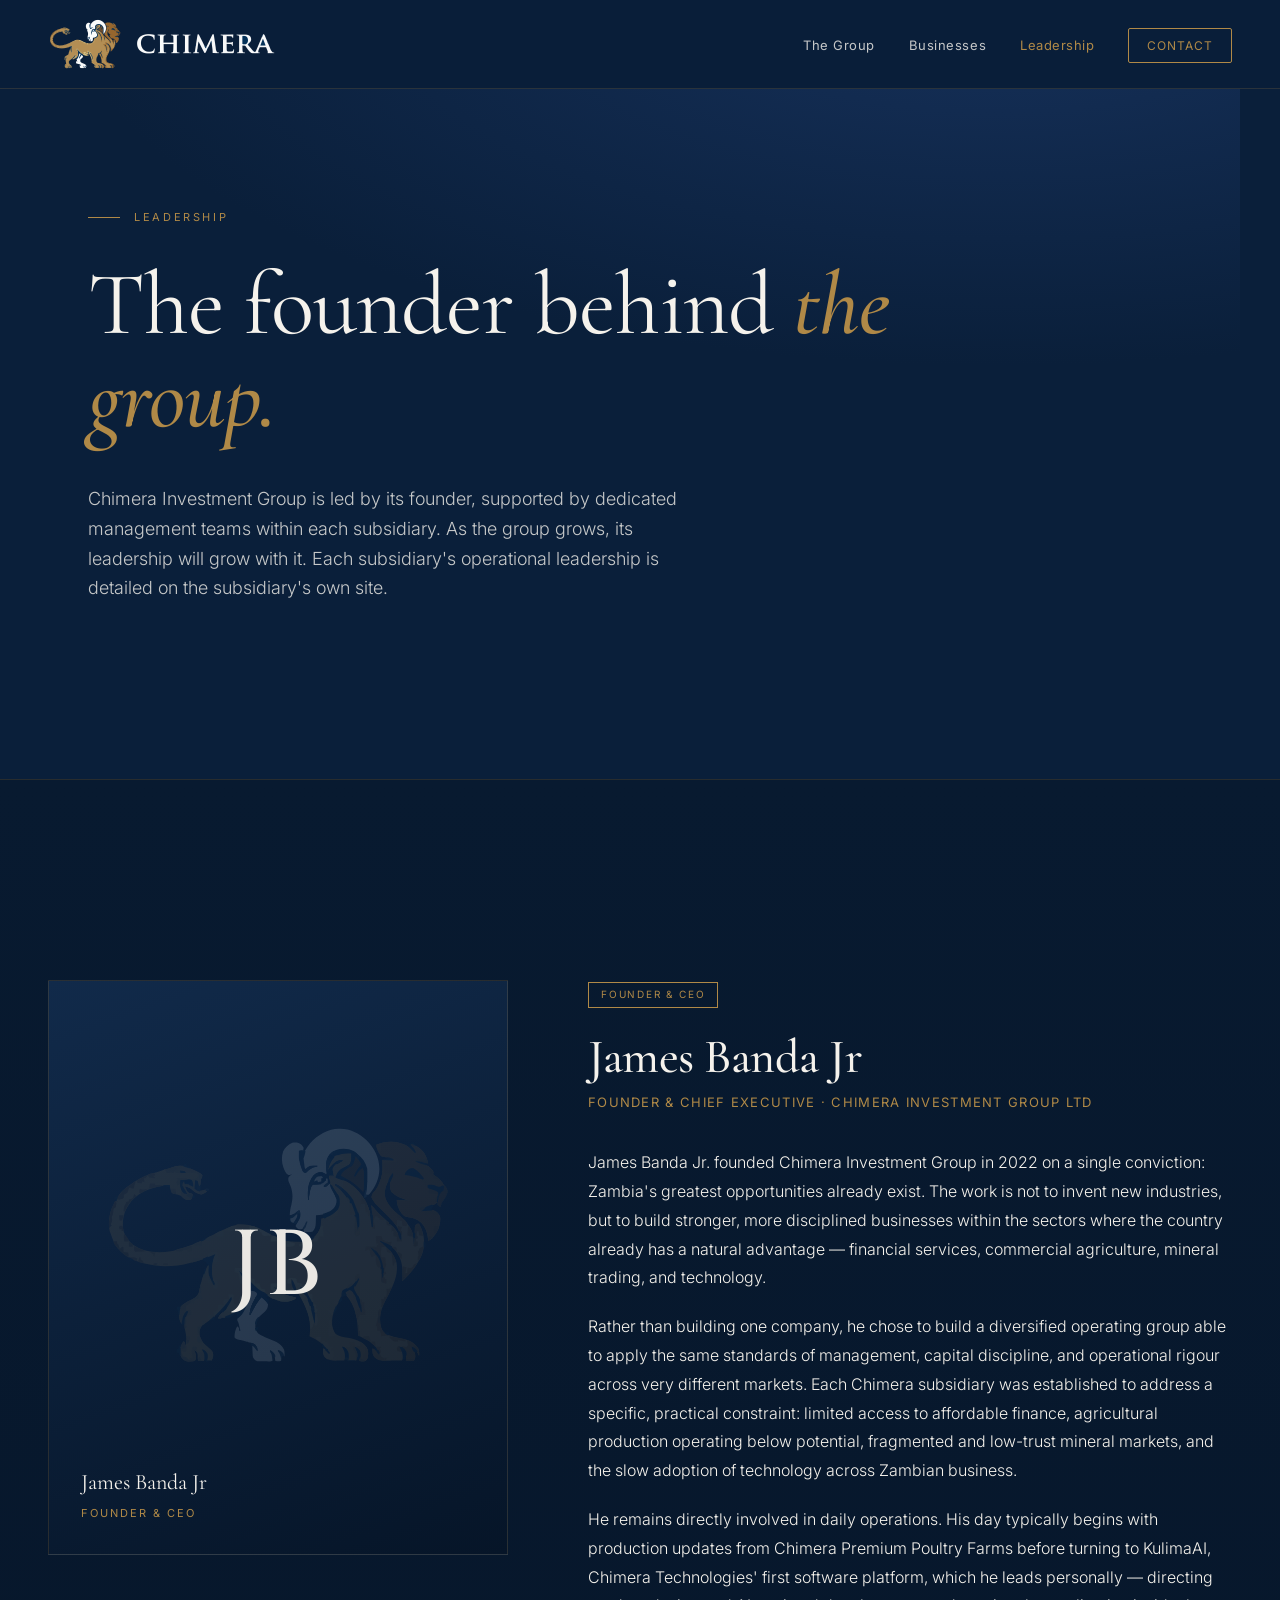
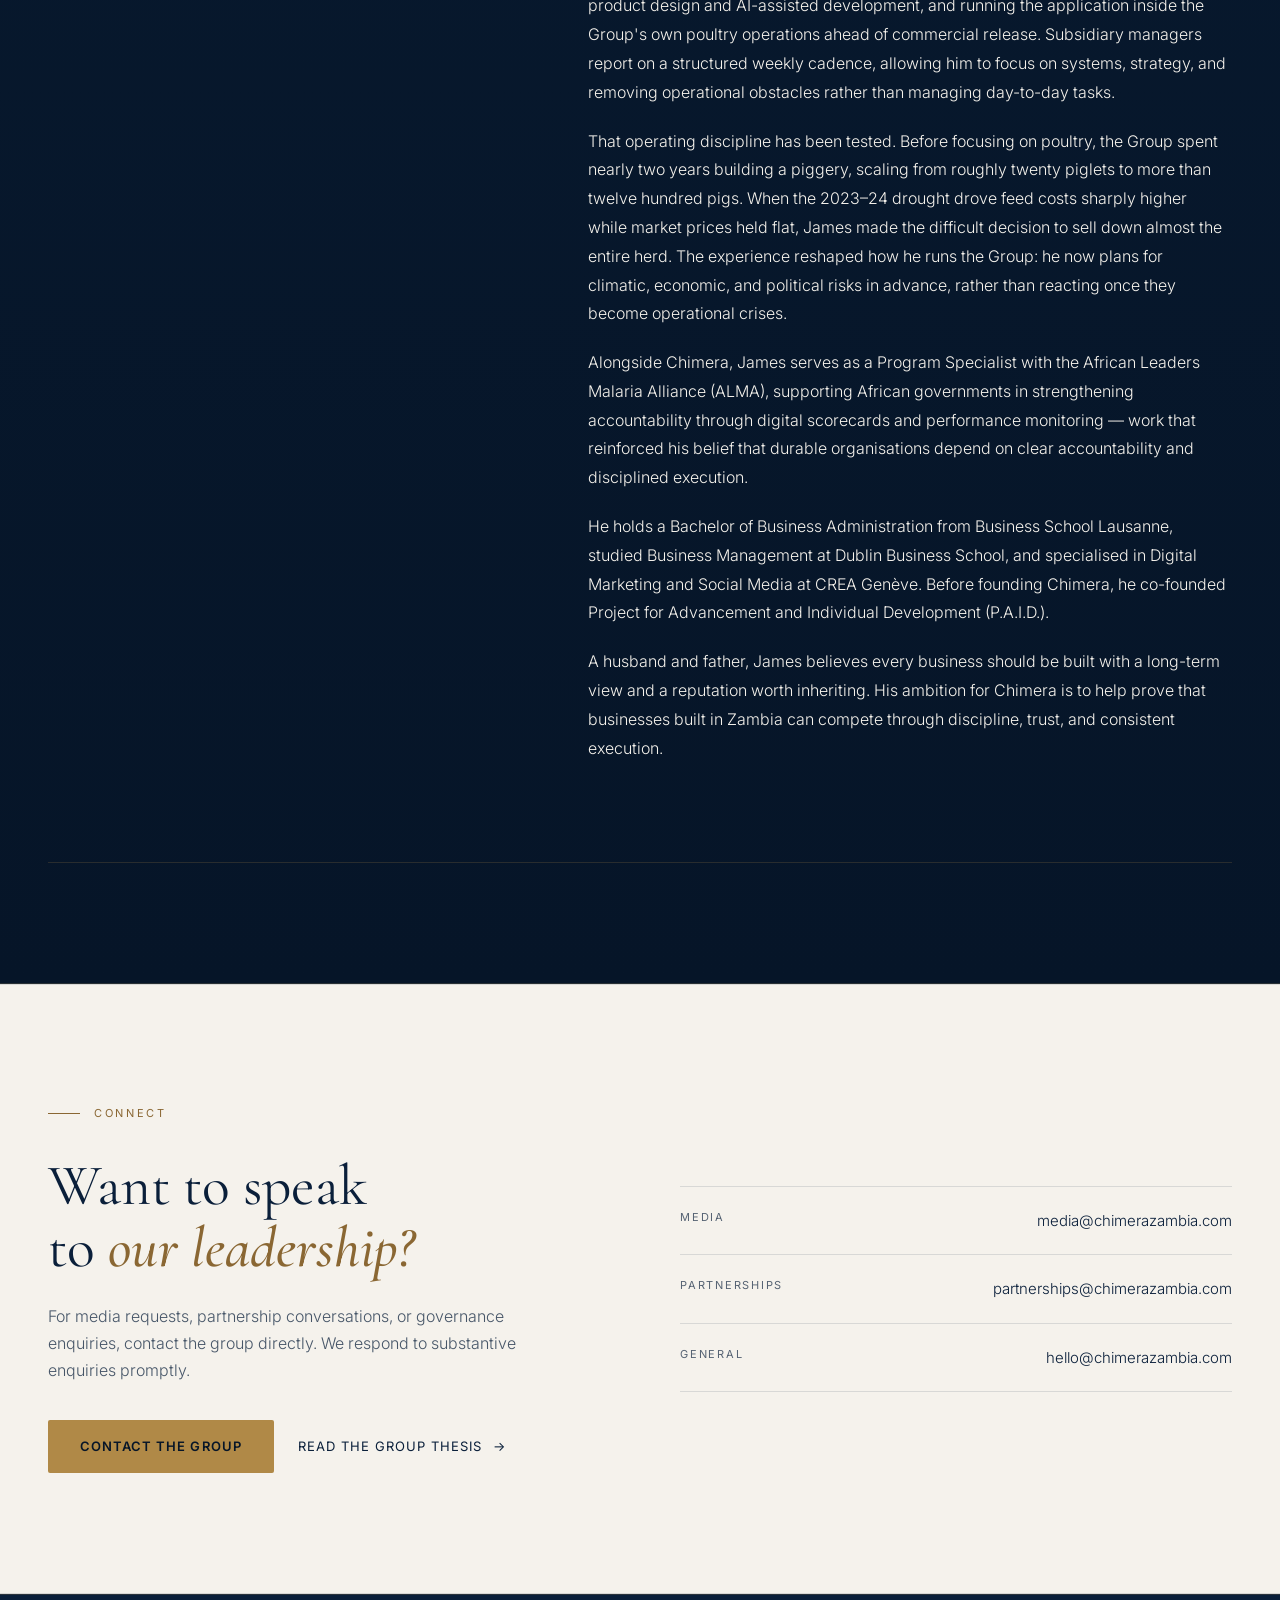
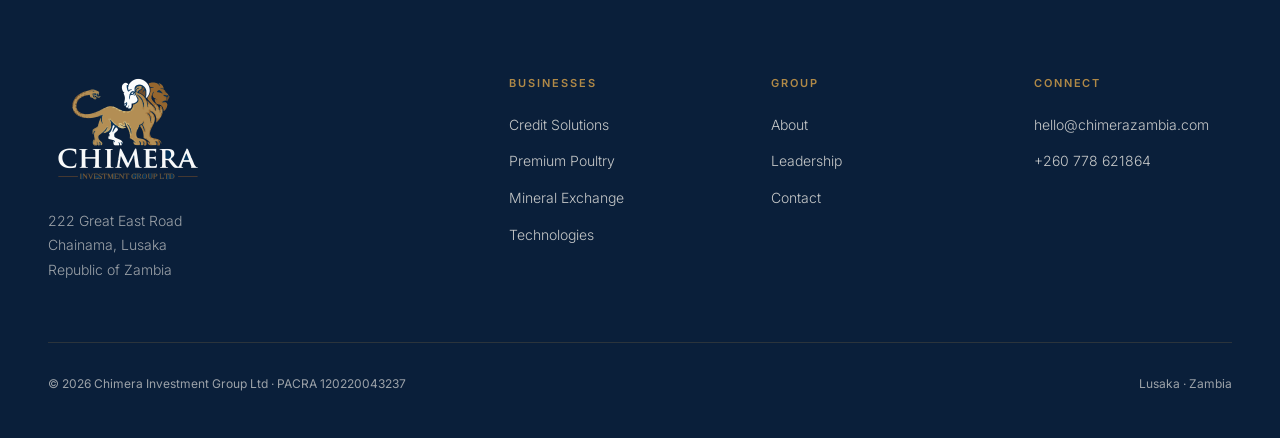
<file: leadership.html>
<!DOCTYPE html>
<html lang="en">
<head>
<meta charset="UTF-8">
<meta name="viewport" content="width=device-width, initial-scale=1.0">
<title>Leadership — Chimera Investment Group</title>
<meta name="description" content="The people who run Chimera Investment Group.">
<link rel="preconnect" href="https://fonts.googleapis.com">
<link rel="preconnect" href="https://fonts.gstatic.com" crossorigin>
<link href="https://fonts.googleapis.com/css2?family=Cinzel:wght@400;500;600&family=Cormorant+Garamond:ital,wght@0,400;0,500;0,600;1,400;1,500&family=Inter:wght@300;400;500;600&display=swap" rel="stylesheet">
<link rel="icon" type="image/png" sizes="32x32" href="assets/favicon-32.png">
<link rel="icon" type="image/png" sizes="16x16" href="assets/favicon-16.png">
<link rel="apple-touch-icon" sizes="180x180" href="assets/apple-touch-icon.png">
<link rel="icon" href="assets/favicon.ico" sizes="any">
<meta property="og:type" content="website">
<meta property="og:site_name" content="Chimera Investment Group">
<meta property="og:title" content="Leadership — Chimera Investment Group">
<meta property="og:description" content="The people who run Chimera Investment Group.">
<meta property="og:url" content="https://chimerazambia.com/leadership.html">
<meta property="og:image" content="https://chimerazambia.com/assets/og-card.jpg">
<meta property="og:image:width" content="1200">
<meta property="og:image:height" content="630">
<meta name="twitter:card" content="summary_large_image">
<meta name="twitter:title" content="Leadership — Chimera Investment Group">
<meta name="twitter:description" content="The people who run Chimera Investment Group.">
<meta name="twitter:image" content="https://chimerazambia.com/assets/og-card.jpg">
<link rel="stylesheet" href="styles.css">
</head>
<body>

<!-- NAVIGATION -->
<nav>
  <a href="index.html" class="logo">
    <img class="logo-navlockup" src="assets/chimera-nav-lockup.png" alt="Chimera Investment Group Ltd">
  </a>
  <button class="nav-toggle" aria-label="Open menu" aria-expanded="false" onclick="var n=document.querySelector('.nav-links');var o=n.classList.toggle('open');this.setAttribute('aria-expanded',o);this.classList.toggle('open',o)">
    <span></span><span></span><span></span>
  </button>
  <ul class="nav-links">
    <li><a href="about.html">The Group</a></li>
    <li><a href="businesses.html">Businesses</a></li>
    <li><a href="leadership.html" class="active">Leadership</a></li>
    <li><a href="contact.html" class="nav-contact">Contact</a></li>
  </ul>
</nav>

<!-- HERO -->
<section class="hero">
  <div class="eyebrow">Leadership</div>
  <h1>The founder behind <em>the group.</em></h1>
  <p class="hero-lead">
    Chimera Investment Group is led by its founder, supported by dedicated management teams within each subsidiary. As the group grows, its leadership will grow with it. Each subsidiary's operational leadership is detailed on the subsidiary's own site.
  </p>
</section>

<!-- JAMES BANDA JR -->
<section class="section section-deep">
  <div class="section-inner">
    <div class="leader-card">
      <div class="leader-portrait">
        <img class="leader-portrait-watermark" src="assets/chimera-mark-navy.svg" alt="">
        <div class="leader-monogram">JB</div>
        <div class="leader-portrait-name">James Banda Jr<span>Founder &amp; CEO</span></div>
      </div>
      <div>
        <div class="leader-role-badge">Founder &amp; CEO</div>
        <h2 class="leader-name">James Banda Jr</h2>
        <div class="leader-role-line">Founder &amp; Chief Executive · Chimera Investment Group Ltd</div>

        <p class="leader-bio">
          James Banda Jr. founded Chimera Investment Group in 2022 on a single conviction: Zambia's greatest opportunities already exist. The work is not to invent new industries, but to build stronger, more disciplined businesses within the sectors where the country already has a natural advantage — financial services, commercial agriculture, mineral trading, and technology.
        </p>
        <p class="leader-bio">
          Rather than building one company, he chose to build a diversified operating group able to apply the same standards of management, capital discipline, and operational rigour across very different markets. Each Chimera subsidiary was established to address a specific, practical constraint: limited access to affordable finance, agricultural production operating below potential, fragmented and low-trust mineral markets, and the slow adoption of technology across Zambian business.
        </p>
        <p class="leader-bio">
          He remains directly involved in daily operations. His day typically begins with production updates from Chimera Premium Poultry Farms before turning to KulimaAI, Chimera Technologies' first software platform, which he leads personally — directing product design and AI-assisted development, and running the application inside the Group's own poultry operations ahead of commercial release. Subsidiary managers report on a structured weekly cadence, allowing him to focus on systems, strategy, and removing operational obstacles rather than managing day-to-day tasks.
        </p>
        <p class="leader-bio">
          That operating discipline has been tested. Before focusing on poultry, the Group spent nearly two years building a piggery, scaling from roughly twenty piglets to more than twelve hundred pigs. When the 2023–24 drought drove feed costs sharply higher while market prices held flat, James made the difficult decision to sell down almost the entire herd. The experience reshaped how he runs the Group: he now plans for climatic, economic, and political risks in advance, rather than reacting once they become operational crises.
        </p>
        <p class="leader-bio">
          Alongside Chimera, James serves as a Program Specialist with the African Leaders Malaria Alliance (ALMA), supporting African governments in strengthening accountability through digital scorecards and performance monitoring — work that reinforced his belief that durable organisations depend on clear accountability and disciplined execution.
        </p>
        <p class="leader-bio">
          He holds a Bachelor of Business Administration from Business School Lausanne, studied Business Management at Dublin Business School, and specialised in Digital Marketing and Social Media at CREA Genève. Before founding Chimera, he co-founded Project for Advancement and Individual Development (P.A.I.D.).
        </p>
        <p class="leader-bio">
          A husband and father, James believes every business should be built with a long-term view and a reputation worth inheriting. His ambition for Chimera is to help prove that businesses built in Zambia can compete through discipline, trust, and consistent execution.
        </p>
      </div>
    </div>
  </div>
</section>

<!-- CTA -->
<section class="section section-light">
  <div class="section-inner">
    <div class="contact-grid">
      <div>
        <div class="eyebrow">Connect</div>
        <h2 class="contact-title">Want to speak<br>to <em>our leadership?</em></h2>
        <p class="contact-text">For media requests, partnership conversations, or governance enquiries, contact the group directly. We respond to substantive enquiries promptly.</p>
        <div class="hero-actions">
          <a href="contact.html" class="btn-primary">Contact the group</a>
          <a href="about.html" class="btn-text">Read the group thesis</a>
        </div>
      </div>
      <div class="contact-details">
        <div class="contact-row"><span class="contact-row-label">Media</span><span class="contact-row-value">media@chimerazambia.com</span></div>
        <div class="contact-row"><span class="contact-row-label">Partnerships</span><span class="contact-row-value">partnerships@chimerazambia.com</span></div>
        <div class="contact-row"><span class="contact-row-label">General</span><span class="contact-row-value">hello@chimerazambia.com</span></div>
      </div>
    </div>
  </div>
</section>

<!-- FOOTER -->
<footer>
  <div class="footer-inner">
    <div>
      <img class="footer-lockup" src="assets/chimera-lockup-footer.png" alt="Chimera Investment Group Ltd">
      <p class="footer-address">222 Great East Road<br>Chainama, Lusaka<br>Republic of Zambia</p>
    </div>
    <div>
      <div class="footer-heading">Businesses</div>
      <ul class="footer-list">
        <li><a href="businesses.html#credit">Credit Solutions</a></li>
        <li><a href="businesses.html#poultry">Premium Poultry</a></li>
        <li><a href="businesses.html#minerals">Mineral Exchange</a></li>
        <li><a href="businesses.html#tech">Technologies</a></li>
      </ul>
    </div>
    <div>
      <div class="footer-heading">Group</div>
      <ul class="footer-list">
        <li><a href="about.html">About</a></li>
        <li><a href="leadership.html">Leadership</a></li>
        <li><a href="contact.html">Contact</a></li>
      </ul>
    </div>
    <div>
      <div class="footer-heading">Connect</div>
      <ul class="footer-list">
        <li><a href="mailto:hello@chimerazambia.com">hello@chimerazambia.com</a></li>
        <li><a href="tel:+260778621864">+260 778 621864</a></li>
      </ul>
    </div>
  </div>
  <div class="footer-bottom">
    <div>© 2026 Chimera Investment Group Ltd · PACRA 120220043237</div>
    <div>Lusaka · Zambia</div>
  </div>
</footer>

</body>
</html>
</file>
<file: styles.css>
/* =============================================================
   CHIMERAZAMBIA.COM — SHARED DESIGN SYSTEM
   Phase 1 brand locks applied throughout.
   ============================================================= */

:root {
  --navy: #0a1f3a;
  --navy-deep: #061528;
  --navy-line: rgba(176, 137, 71, 0.2);
  --navy-line-strong: rgba(176, 137, 71, 0.35);
  --gold: #b08947;
  --gold-soft: #c9a872;
  --cream: #f5f2ec;
  --muted: rgba(245, 242, 236, 0.62);
  --muted-strong: rgba(245, 242, 236, 0.8);
  --gold-deep: #8a6733;
  --navy-soft: rgba(10, 31, 58, 0.74);
  --navy-faint: rgba(10, 31, 58, 0.12);
}

* { margin: 0; padding: 0; box-sizing: border-box; }
html { scroll-behavior: smooth; }

body {
  font-family: 'Inter', system-ui, sans-serif;
  background: var(--navy);
  color: var(--cream);
  line-height: 1.55;
  -webkit-font-smoothing: antialiased;
  text-rendering: optimizeLegibility;
}

a { color: inherit; }
img { max-width: 100%; display: block; }

/* =============================================================
   NAVIGATION
   ============================================================= */

nav {
  padding: 18px 48px;
  display: flex;
  justify-content: space-between;
  align-items: center;
  border-bottom: 1px solid var(--navy-line);
  position: sticky;
  top: 0;
  background: rgba(10, 31, 58, 0.92);
  backdrop-filter: blur(12px);
  z-index: 50;
}

.logo {
  font-family: 'Cinzel', serif;
  font-weight: 500;
  font-size: 20px;
  letter-spacing: 0.05em;
  text-decoration: none;
  color: var(--cream);
  display: flex;
  align-items: center;
  gap: 12px;
}

.logo-mark { height: 44px; width: auto; flex-shrink: 0; display: block; }
.logo-name { display: inline-block; }
.logo-sub {
  font-family: 'Inter', sans-serif;
  font-size: 10px;
  letter-spacing: 0.18em;
  text-transform: uppercase;
  color: var(--gold);
  margin-top: 2px;
  font-weight: 500;
}

.nav-links { display: flex; gap: 34px; list-style: none; align-items: center; }
.nav-links a {
  text-decoration: none; font-size: 13px; letter-spacing: 0.04em;
  font-weight: 400; transition: color 0.2s; color: var(--muted-strong);
}
.nav-links a:hover, .nav-links a.active { color: var(--gold); }

.nav-contact {
  border: 1px solid var(--gold); color: var(--gold) !important;
  padding: 9px 18px; border-radius: 2px; font-size: 12px !important;
  letter-spacing: 0.08em !important; text-transform: uppercase;
  transition: background 0.2s, color 0.2s;
}
.nav-contact:hover { background: var(--gold); color: var(--navy-deep) !important; }

/* =============================================================
   HERO
   ============================================================= */

.hero {
  background: radial-gradient(135% 95% at 80% -15%, #16315b 0%, var(--navy) 58%);
  padding: 120px 48px 120px;
  max-width: 1200px;
  margin: 0 auto;
  position: relative;
}

.hero-watermark {
  position: absolute;
  top: 50%; right: -80px;
  transform: translateY(-50%);
  width: 540px; height: auto;
  opacity: 0.065;
  pointer-events: none;
  z-index: 0;
}

.hero > *:not(.hero-watermark) { position: relative; z-index: 1; }

.eyebrow {
  font-size: 11px; letter-spacing: 0.24em; text-transform: uppercase;
  color: var(--gold); margin-bottom: 32px;
  display: flex; align-items: center; gap: 14px;
}
.eyebrow::before {
  content: ''; width: 32px; height: 1px; background: var(--gold);
}

.hero h1 {
  font-family: 'Cormorant Garamond', serif; font-weight: 400;
  font-size: clamp(48px, 7vw, 92px); line-height: 1.04;
  letter-spacing: -0.01em; max-width: 940px; margin-bottom: 40px;
}
.hero h1 em { font-style: italic; color: var(--gold); font-weight: 500; }

.hero-lead {
  font-size: 18px; line-height: 1.65; max-width: 620px;
  color: var(--muted-strong); margin-bottom: 56px; font-weight: 300;
}

.hero-actions { display: flex; gap: 24px; align-items: center; flex-wrap: wrap; }

.btn-primary {
  background: var(--gold); color: var(--navy-deep); text-decoration: none;
  padding: 16px 32px; font-size: 13px; letter-spacing: 0.08em;
  text-transform: uppercase; font-weight: 600; border-radius: 2px;
  transition: background 0.2s;
  display: inline-flex; align-items: center; gap: 10px;
}
.btn-primary:hover { background: var(--gold-soft); }

.btn-text {
  text-decoration: none; font-size: 13px; letter-spacing: 0.08em;
  text-transform: uppercase; color: var(--cream); display: inline-flex;
  align-items: center; gap: 10px; transition: gap 0.3s, color 0.3s;
}
.btn-text:hover { gap: 18px; color: var(--gold); }
.btn-text::after { content: '→'; font-weight: 400; }

/* =============================================================
   SECTION SCAFFOLD
   ============================================================= */

.section { padding: 120px 48px; }
.section-deep { background: linear-gradient(180deg, #081a30 0%, var(--navy-deep) 100%); border-top: 1px solid var(--navy-line); border-bottom: 1px solid var(--navy-line); }
.section-inner { max-width: 1200px; margin: 0 auto; }

.section-head {
  display: grid; grid-template-columns: 1fr 2fr; gap: 80px;
  margin-bottom: 80px; align-items: end;
}

.section-title {
  font-family: 'Cormorant Garamond', serif; font-weight: 400;
  font-size: clamp(40px, 5vw, 64px); line-height: 1.08; letter-spacing: -0.01em;
}
.section-title em { font-style: italic; color: var(--gold); font-weight: 500; }

.section-intro {
  font-size: 16px; line-height: 1.7; color: var(--muted-strong);
  max-width: 540px; font-weight: 300;
}

.fleuron {
  display: flex; align-items: center; justify-content: center;
  padding: 64px 0;
}
.fleuron-mark { height: 40px; width: auto; opacity: 1; }
.fleuron-rule {
  width: 80px; height: 1px; background: var(--navy-line-strong);
}
.fleuron-rule.left { margin-right: 24px; }
.fleuron-rule.right { margin-left: 24px; }

/* =============================================================
   GLANCE BAND (STATS)
   ============================================================= */

.glance { border-top: 3px solid var(--gold); border-bottom: 1px solid var(--navy-line); background: linear-gradient(180deg, #0c2444 0%, var(--navy-deep) 100%); }
.glance-inner {
  max-width: 1200px; margin: 0 auto; display: grid;
  grid-template-columns: repeat(4, 1fr);
}
.glance-cell { padding: 52px 40px; border-right: 1px solid var(--navy-line); position: relative; }
.glance-cell::before { content: ''; position: absolute; top: 34px; left: 40px; width: 20px; height: 2px; background: var(--gold); }
.glance-cell:last-child { border-right: none; }
.glance-value {
  font-family: 'Cormorant Garamond', serif; font-size: 56px;
  color: var(--cream); font-weight: 500; line-height: 1; margin: 16px 0 14px;
}
.glance-label {
  font-size: 11px; letter-spacing: 0.16em; text-transform: uppercase; color: var(--muted);
}

/* =============================================================
   SUBSIDIARY GRID
   ============================================================= */

.sub-grid {
  display: grid; grid-template-columns: 1fr 1fr; gap: 1px;
  background: var(--navy-line); border: 1px solid var(--navy-line);
}
.sub-card {
  background: var(--navy); padding: 56px 48px; display: flex;
  flex-direction: column; min-height: 360px; position: relative; transition: background 0.3s;
}
.sub-card:hover { background: rgba(176, 137, 71, 0.05); }

.sub-status {
  position: absolute; top: 28px; right: 28px; font-size: 10px;
  letter-spacing: 0.14em; text-transform: uppercase; color: var(--gold);
  padding: 4px 10px; border: 1px solid rgba(176, 137, 71, 0.4);
}
.sub-status.dev { color: var(--muted); border-color: rgba(245, 242, 236, 0.18); }
.sub-number {
  font-family: 'Cormorant Garamond', serif; font-size: 18px;
  color: var(--gold); margin-bottom: 24px; font-style: italic;
}
.sub-name {
  font-family: 'Cormorant Garamond', serif; font-size: 32px;
  line-height: 1.15; margin-bottom: 14px; font-weight: 500;
}
.sub-sector {
  font-size: 11px; letter-spacing: 0.16em; text-transform: uppercase;
  color: var(--gold); margin-bottom: 24px;
}
.sub-desc { font-size: 15px; line-height: 1.7; color: var(--muted-strong); margin-bottom: auto; font-weight: 300; }
.sub-link {
  margin-top: 32px; text-decoration: none; font-size: 12px; letter-spacing: 0.08em;
  text-transform: uppercase; display: inline-flex; align-items: center; gap: 12px;
  transition: gap 0.3s, color 0.3s; color: var(--cream);
}
.sub-link:hover { gap: 20px; color: var(--gold); }
.sub-link::after { content: '→'; font-size: 14px; }

/* =============================================================
   APPROACH / PRINCIPLES GRID
   ============================================================= */

.approach-grid {
  display: grid; grid-template-columns: repeat(3, 1fr); gap: 1px;
  background: var(--navy-line); border: 1px solid var(--navy-line); margin-top: 24px;
}
.approach-item { background: var(--navy-deep); padding: 52px 40px; }
.approach-item-light { background: var(--navy); }
.approach-num {
  font-family: 'Cormorant Garamond', serif; font-style: italic;
  font-size: 22px; color: var(--gold); margin-bottom: 32px;
}
.approach-title { font-family: 'Cormorant Garamond', serif; font-size: 28px; font-weight: 500; line-height: 1.2; margin-bottom: 18px; }
.approach-text { font-size: 15px; line-height: 1.75; color: var(--muted-strong); font-weight: 300; }

/* =============================================================
   MILESTONES TIMELINE
   ============================================================= */

.timeline { border-top: 1px solid var(--navy-line); margin-top: 32px; }
.milestone {
  display: grid; grid-template-columns: 200px 1fr; gap: 80px;
  padding: 48px 0; border-bottom: 1px solid var(--navy-line); align-items: baseline;
}
.milestone-year { font-family: 'Cormorant Garamond', serif; font-size: 44px; color: var(--gold); font-weight: 500; line-height: 1; }
.milestone-body h4 { font-family: 'Cormorant Garamond', serif; font-size: 28px; font-weight: 500; margin-bottom: 14px; line-height: 1.2; }
.milestone-body p { font-size: 15px; line-height: 1.75; color: var(--muted-strong); font-weight: 300; max-width: 720px; }
.milestone-body p + p { margin-top: 16px; }

/* =============================================================
   PULL QUOTE / LETTER
   ============================================================= */

.letter { padding: 140px 48px; text-align: center; position: relative; }
.letter-mark { height: 52px; width: auto; margin: 0 auto 48px; opacity: 0.5; display: block; }
.letter-inner { max-width: 900px; margin: 0 auto; position: relative; z-index: 1; }
.pull-quote {
  font-family: 'Cormorant Garamond', serif; font-style: italic;
  font-size: clamp(28px, 4vw, 46px); line-height: 1.35; margin-bottom: 48px;
  font-weight: 400;
}
.pull-quote em { font-style: italic; color: var(--gold); font-weight: 500; }
.quote-name { font-family: 'Cormorant Garamond', serif; font-size: 22px; margin-bottom: 6px; font-weight: 500; }
.quote-title { font-size: 12px; letter-spacing: 0.18em; text-transform: uppercase; color: var(--gold); }

/* =============================================================
   CONTACT SECTION
   ============================================================= */

.contact-grid { display: grid; grid-template-columns: 1fr 1fr; gap: 80px; align-items: center; }
.contact-title { font-family: 'Cormorant Garamond', serif; font-size: clamp(36px, 4.5vw, 60px); font-weight: 400; line-height: 1.08; margin-bottom: 24px; }
.contact-title em { font-style: italic; color: var(--gold); font-weight: 500; }
.contact-text { font-size: 16px; line-height: 1.7; color: var(--muted-strong); font-weight: 300; margin-bottom: 36px; max-width: 480px; }
.contact-details { display: flex; flex-direction: column; gap: 0; border-top: 1px solid var(--navy-line); }
.contact-row {
  display: flex; justify-content: space-between; padding: 22px 0;
  border-bottom: 1px solid var(--navy-line); gap: 24px;
}
.contact-row-label { font-size: 11px; letter-spacing: 0.16em; text-transform: uppercase; color: var(--muted); flex-shrink: 0; }
.contact-row-value { font-size: 15px; color: var(--cream); font-weight: 300; text-align: right; }

/* =============================================================
   FOOTER
   ============================================================= */

footer { padding: 80px 48px 44px; background: var(--navy); border-top: 1px solid var(--navy-line); }
.footer-inner {
  max-width: 1200px; margin: 0 auto; display: grid;
  grid-template-columns: 2fr 1fr 1fr 1fr; gap: 64px; margin-bottom: 60px;
}
.footer-brand { font-family: 'Cinzel', serif; font-weight: 500; font-size: 18px; letter-spacing: 0.05em; margin-bottom: 6px; }
.footer-sub { font-size: 10px; letter-spacing: 0.18em; text-transform: uppercase; color: var(--gold); margin-bottom: 24px; }
.footer-address { font-size: 14px; color: var(--muted); line-height: 1.75; font-weight: 300; }
.footer-heading { font-size: 11px; letter-spacing: 0.18em; text-transform: uppercase; color: var(--gold); margin-bottom: 20px; font-weight: 600; }
.footer-list { list-style: none; }
.footer-list li { margin-bottom: 12px; }
.footer-list a { text-decoration: none; font-size: 14px; font-weight: 300; color: var(--muted-strong); transition: color 0.2s; }
.footer-list a:hover { color: var(--gold); }
.footer-bottom {
  max-width: 1200px; margin: 0 auto; padding-top: 32px;
  border-top: 1px solid var(--navy-line); display: flex;
  justify-content: space-between; font-size: 12px; color: var(--muted);
}

/* =============================================================
   ABOUT / BUSINESSES / LEADERSHIP — DETAIL PAGE STYLES
   ============================================================= */

.long-form-grid { display: grid; grid-template-columns: 1fr 1fr; gap: 64px; }
.long-form-grid p {
  font-size: 17px; line-height: 1.75; color: var(--cream);
  font-weight: 300; margin-bottom: 24px;
}

.standards-list { display: flex; flex-direction: column; gap: 1px; background: var(--navy-line); border: 1px solid var(--navy-line); margin-top: 24px; }
.standard-item { background: var(--navy-deep); padding: 48px 56px; }
.standard-num { font-family: 'Cormorant Garamond', serif; font-style: italic; font-size: 18px; color: var(--gold); margin-bottom: 14px; }
.standard-title { font-family: 'Cormorant Garamond', serif; font-size: 26px; font-weight: 500; margin-bottom: 16px; }
.standard-text { font-size: 15px; line-height: 1.8; color: var(--muted-strong); font-weight: 300; max-width: 880px; }

/* Group structure diagram */
.group-diagram {
  background: var(--navy-deep);
  border: 1px solid var(--navy-line);
  padding: 64px 48px;
  text-align: center;
}
.diagram-parent {
  display: inline-block;
  border: 1px solid var(--gold);
  padding: 24px 32px;
  margin-bottom: 48px;
}
.diagram-parent .pname { font-family: 'Cormorant Garamond', serif; font-size: 24px; font-weight: 500; margin-bottom: 4px; }
.diagram-parent .psub { font-size: 10px; letter-spacing: 0.18em; text-transform: uppercase; color: var(--gold); }
.diagram-connector { width: 1px; height: 48px; background: var(--gold); margin: 0 auto 0; }
.diagram-children {
  display: grid; grid-template-columns: repeat(4, 1fr); gap: 16px; margin-top: 32px;
  position: relative;
}
.diagram-children::before {
  content: ''; position: absolute; top: -16px; left: 12.5%; width: 75%; height: 1px; background: var(--gold);
}
.diagram-child {
  border: 1px solid var(--navy-line-strong); padding: 24px 16px; background: var(--navy);
  position: relative;
}
.diagram-child::before {
  content: ''; position: absolute; top: -17px; left: 50%; transform: translateX(-50%); width: 1px; height: 16px; background: var(--gold);
}
.diagram-child .cname { font-family: 'Cormorant Garamond', serif; font-size: 16px; line-height: 1.3; margin-bottom: 6px; }
.diagram-child .cstatus { font-size: 10px; letter-spacing: 0.14em; text-transform: uppercase; color: var(--gold); }
.diagram-child .cstatus.dev { color: var(--muted); }

/* Detailed business entries */
.business-entry {
  padding: 80px 0; border-bottom: 1px solid var(--navy-line);
}
.business-entry:last-child { border-bottom: none; }
.business-meta {
  display: flex; justify-content: space-between; align-items: baseline;
  margin-bottom: 32px; flex-wrap: wrap; gap: 16px;
}
.business-sector {
  font-size: 11px; letter-spacing: 0.16em; text-transform: uppercase; color: var(--gold); font-weight: 600;
}
.business-name {
  font-family: 'Cormorant Garamond', serif; font-size: clamp(36px, 4.5vw, 56px);
  font-weight: 500; line-height: 1.1; margin-bottom: 16px; letter-spacing: -0.01em;
}
.business-tag {
  font-family: 'Cormorant Garamond', serif; font-style: italic;
  font-size: 22px; color: var(--gold); margin-bottom: 40px;
}
.business-body { display: grid; grid-template-columns: 2fr 1fr; gap: 64px; align-items: start; }
.business-body p { font-size: 16px; line-height: 1.75; color: var(--cream); font-weight: 300; margin-bottom: 20px; max-width: 720px; }
.business-body h4 { font-family: 'Cormorant Garamond', serif; font-size: 22px; font-weight: 500; margin-top: 32px; margin-bottom: 14px; }
.business-body h4:first-child { margin-top: 0; }
.business-body ul { list-style: none; padding-left: 0; margin-bottom: 24px; }
.business-body ul li {
  font-size: 15px; line-height: 1.75; color: var(--muted-strong); font-weight: 300;
  padding-left: 20px; position: relative; margin-bottom: 8px;
}
.business-body ul li::before {
  content: '·'; position: absolute; left: 4px; color: var(--gold); font-size: 20px; line-height: 1;
}

.business-side {
  background: var(--navy-deep); padding: 32px 28px;
  border: 1px solid var(--navy-line);
}
.business-side h5 { font-size: 10px; letter-spacing: 0.18em; text-transform: uppercase; color: var(--gold); margin-bottom: 16px; font-weight: 600; }
.business-side p { font-size: 14px; line-height: 1.6; color: var(--muted-strong); font-weight: 300; }
.business-side .side-row { padding: 14px 0; border-bottom: 1px solid var(--navy-line); display: flex; justify-content: space-between; gap: 16px; font-size: 13px; }
.business-side .side-row:last-child { border-bottom: none; }
.business-side .side-row .label { color: var(--muted); }
.business-side .side-row .value { color: var(--cream); font-weight: 400; }

/* Leadership page */
.leader-card {
  display: grid; grid-template-columns: 1fr 1.4fr; gap: 80px;
  padding: 80px 0; border-bottom: 1px solid var(--navy-line); align-items: start;
}
.leader-portrait {
  aspect-ratio: 4 / 5; background: linear-gradient(160deg, #112a4a 0%, #061528 100%);
  border: 1px solid var(--navy-line); position: relative; display: flex;
  align-items: flex-end; padding: 32px;
}
.leader-portrait-name {
  font-family: 'Cormorant Garamond', serif; font-size: 22px; position: relative;
}
.leader-portrait-name span { display: block; font-size: 11px; letter-spacing: 0.18em; text-transform: uppercase; color: var(--gold); font-family: 'Inter', sans-serif; margin-top: 6px; }

.leader-role-badge {
  display: inline-block; padding: 4px 12px; border: 1px solid var(--gold);
  font-size: 10px; letter-spacing: 0.18em; text-transform: uppercase; color: var(--gold);
  margin-bottom: 24px;
}
.leader-name { font-family: 'Cormorant Garamond', serif; font-size: 48px; font-weight: 500; line-height: 1.05; margin-bottom: 10px; letter-spacing: -0.01em; }
.leader-role-line { font-size: 13px; letter-spacing: 0.1em; text-transform: uppercase; color: var(--gold); margin-bottom: 36px; }
.leader-bio { font-size: 16px; line-height: 1.8; color: var(--cream); font-weight: 300; margin-bottom: 20px; max-width: 640px; }
.leader-bio em { font-style: italic; color: var(--gold); font-weight: 400; }
/* Contact page */
.contact-cards-grid {
  display: grid; grid-template-columns: repeat(2, 1fr); gap: 1px;
  background: var(--navy-line); border: 1px solid var(--navy-line); margin-top: 32px;
}
.contact-card {
  background: var(--navy-deep); padding: 48px 40px; min-height: 240px;
  display: flex; flex-direction: column;
}
.contact-card h3 {
  font-family: 'Cormorant Garamond', serif; font-size: 28px; font-weight: 500;
  margin-bottom: 16px; line-height: 1.2;
}
.contact-card p { font-size: 15px; line-height: 1.7; color: var(--muted-strong); font-weight: 300; margin-bottom: auto; }
.contact-card .email-link {
  margin-top: 28px; font-size: 14px; color: var(--gold); text-decoration: none; font-weight: 500;
  display: inline-flex; align-items: center; gap: 10px;
}
.contact-card .email-link:hover { gap: 16px; }

.map-block { height: 360px; background: var(--navy-deep); border: 1px solid var(--navy-line); margin-top: 32px; position: relative; overflow: hidden; }
/* =============================================================
   RESPONSIVE
   ============================================================= */

@media (max-width: 880px) {
  nav { padding: 20px 24px; }
  .nav-links { display: none; }
  .nav-contact { padding: 7px 14px; font-size: 11px !important; }

  .hero { padding: 80px 24px 80px; }
  .hero-watermark { display: none; }

  .glance-inner { grid-template-columns: 1fr 1fr; }
  .glance-cell { padding: 40px 24px; border-bottom: 1px solid var(--navy-line); }
  .glance-cell:nth-child(2) { border-right: none; }
  .glance-cell:nth-last-child(-n+2) { border-bottom: none; }

  .section { padding: 80px 24px; }
  .section-head { grid-template-columns: 1fr; gap: 32px; margin-bottom: 56px; }

  .sub-grid { grid-template-columns: 1fr; }
  .sub-card { padding: 40px 32px; min-height: auto; }

  .approach-grid { grid-template-columns: 1fr; }
  .approach-item { padding: 40px 32px; }

  .milestone { grid-template-columns: 1fr; gap: 16px; padding: 36px 0; }
  .milestone-year { font-size: 36px; }

  .letter { padding: 80px 24px; }

  .contact-grid { grid-template-columns: 1fr; gap: 48px; }

  .footer-inner { grid-template-columns: 1fr 1fr; gap: 40px; margin-bottom: 48px; }
  .footer-bottom { flex-direction: column; gap: 12px; align-items: flex-start; }

  .long-form-grid { grid-template-columns: 1fr; gap: 0; }
  .standard-item { padding: 36px 28px; }

  .diagram-children { grid-template-columns: 1fr 1fr; gap: 12px; }
  .diagram-children::before { display: none; }
  .diagram-child::before { display: none; }

  .business-body { grid-template-columns: 1fr; gap: 32px; }
  .business-side { padding: 28px 24px; }

  .leader-card { grid-template-columns: 1fr; gap: 32px; padding: 48px 0; }
  .leader-name { font-size: 36px; }
  .leader-portrait { max-width: 320px; }

  .contact-cards-grid { grid-template-columns: 1fr; }
  .contact-card { padding: 36px 28px; }

  .fleuron { padding: 40px 0; }
  .fleuron-rule { width: 48px; }
}

/* =============================================================
   ACCESSIBILITY
   ============================================================= */

@media (prefers-reduced-motion: reduce) {
  *, *::before, *::after {
    animation-duration: 0.01ms !important;
    transition-duration: 0.01ms !important;
  }
  html { scroll-behavior: auto; }
}

a:focus-visible, button:focus-visible {
  outline: 2px solid var(--gold);
  outline-offset: 4px;
}

/* --- logo integration additions --- */
.footer-mark { width: 54px; height: auto; display: block; margin-bottom: 20px; }
.leader-portrait { overflow: hidden; }
.leader-portrait-watermark {
  position: absolute; top: 46%; left: 50%; transform: translate(-50%, -50%);
  width: 78%; height: auto; opacity: 0.12; pointer-events: none;
}
.leader-monogram {
  position: absolute; top: 50%; left: 50%; transform: translate(-50%, -52%);
  font-family: 'Cinzel', serif; font-weight: 500; font-size: 92px;
  letter-spacing: 0.04em; color: var(--cream); opacity: 0.95; line-height: 1;
}
.leader-portrait-name { z-index: 2; }

/* ===== full lockup (nav + footer) ===== */
.logo-lockup { height: 62px; width: auto; display: block; }
.footer-lockup { height: 112px; width: auto; display: block; margin-bottom: 22px; }
@media (max-width: 768px) {
  .logo-lockup { height: 50px; }
  .footer-lockup { height: 92px; }
}

/* ===== LIGHT SECTIONS (cream bg, navy text) — adds light/dark rhythm ===== */
.section-light { background: var(--cream); color: var(--navy); border-top: 1px solid var(--navy-faint); border-bottom: 1px solid var(--navy-faint); }
.section-light .section-title,
.section-light .standard-title,
.section-light .milestone-body h4,
.section-light .contact-title,
.section-light .leader-name,
.section-light h1, .section-light h2, .section-light h3, .section-light h4 { color: var(--navy); }
.section-light .section-title em,
.section-light .contact-title em,
.section-light h1 em, .section-light h2 em { color: var(--gold-deep); }
.section-light .section-intro,
.section-light .sub-desc,
.section-light .standard-text,
.section-light .milestone-body p,
.section-light .contact-text,
.section-light .leader-bio,
.section-light p { color: var(--navy-soft); }
.section-light .eyebrow,
.section-light .sub-sector,
.section-light .approach-num,
.section-light .standard-num,
.section-light .milestone-year,
.section-light .leader-role-line,
.section-light .sub-number { color: var(--gold-deep); }
.section-light .eyebrow::before { background: var(--gold-deep); }
/* cards & blocks on light */
.section-light .sub-card { background: #ffffff; border: 1px solid var(--navy-faint); }
.section-light .sub-card:hover { background: #fbf8f1; }
.section-light .approach-item { background: #ffffff; border: 1px solid var(--navy-faint); }
.section-light .approach-item-light { background: #efe9dc; }
.section-light .standard-item { background: #ffffff; border: 1px solid var(--navy-faint); }
.section-light .group-diagram { background: #ffffff; }
/* links / buttons / values on light */
.section-light .sub-link,
.section-light .btn-text,
.section-light .contact-row-value { color: var(--navy); }
.section-light .sub-link:hover,
.section-light .btn-text:hover { color: var(--gold-deep); }
.section-light .contact-row-label { color: rgba(10,31,58,0.68); }
.section-light .sub-status { color: var(--gold-deep); border-color: rgba(138,103,51,0.45); }
.section-light .sub-status.dev { color: rgba(10,31,58,0.5); border-color: rgba(10,31,58,0.2); }
/* borders/rules on light */
.section-light .contact-details,
.section-light .contact-row,
.section-light .timeline,
.section-light .milestone { border-color: var(--navy-faint); }
.section-light .fleuron-rule { background: var(--navy-faint); }

/* ===== D3: card lift on light sections ===== */
.section-light .sub-card,
.section-light .approach-item,
.section-light .standard-item {
  box-shadow: 0 1px 3px rgba(10,31,58,0.06), 0 10px 28px rgba(10,31,58,0.06);
}
/* guard: raw bright gold never as text on light */
.section-light .quote-name,
.section-light .glance-value { color: var(--gold-deep); }

/* ===== P0: mobile navigation ===== */
.nav-toggle { display: none; background: none; border: none; cursor: pointer; padding: 10px; z-index: 60; }
.nav-toggle span { display: block; width: 24px; height: 2px; background: var(--cream); margin: 5px 0; transition: transform 0.25s, opacity 0.25s; }
.nav-toggle.open span:nth-child(1) { transform: translateY(7px) rotate(45deg); }
.nav-toggle.open span:nth-child(2) { opacity: 0; }
.nav-toggle.open span:nth-child(3) { transform: translateY(-7px) rotate(-45deg); }

@media (max-width: 880px) {
  nav { position: relative; }
  .nav-toggle { display: block; }
  .nav-links {
    display: none;
    position: absolute; top: 100%; left: 0; right: 0;
    background: var(--navy-deep);
    border-top: 1px solid var(--navy-line);
    border-bottom: 1px solid var(--navy-line);
    flex-direction: column; gap: 0;
    padding: 8px 0; margin: 0;
    z-index: 50;
    box-shadow: 0 18px 40px rgba(0,0,0,0.35);
  }
  .nav-links.open { display: flex; }
  .nav-links li { list-style: none; }
  .nav-links a { display: block; padding: 16px 24px; font-size: 14px; letter-spacing: 0.06em; }
  .nav-links .nav-contact { border: none; padding: 16px 24px; }
}
/* real-artwork nav lockup */
.logo-navlockup { height: 52px; width: auto; display: block; }
@media (max-width: 880px) { .logo-navlockup { height: 42px; } }
</file>
